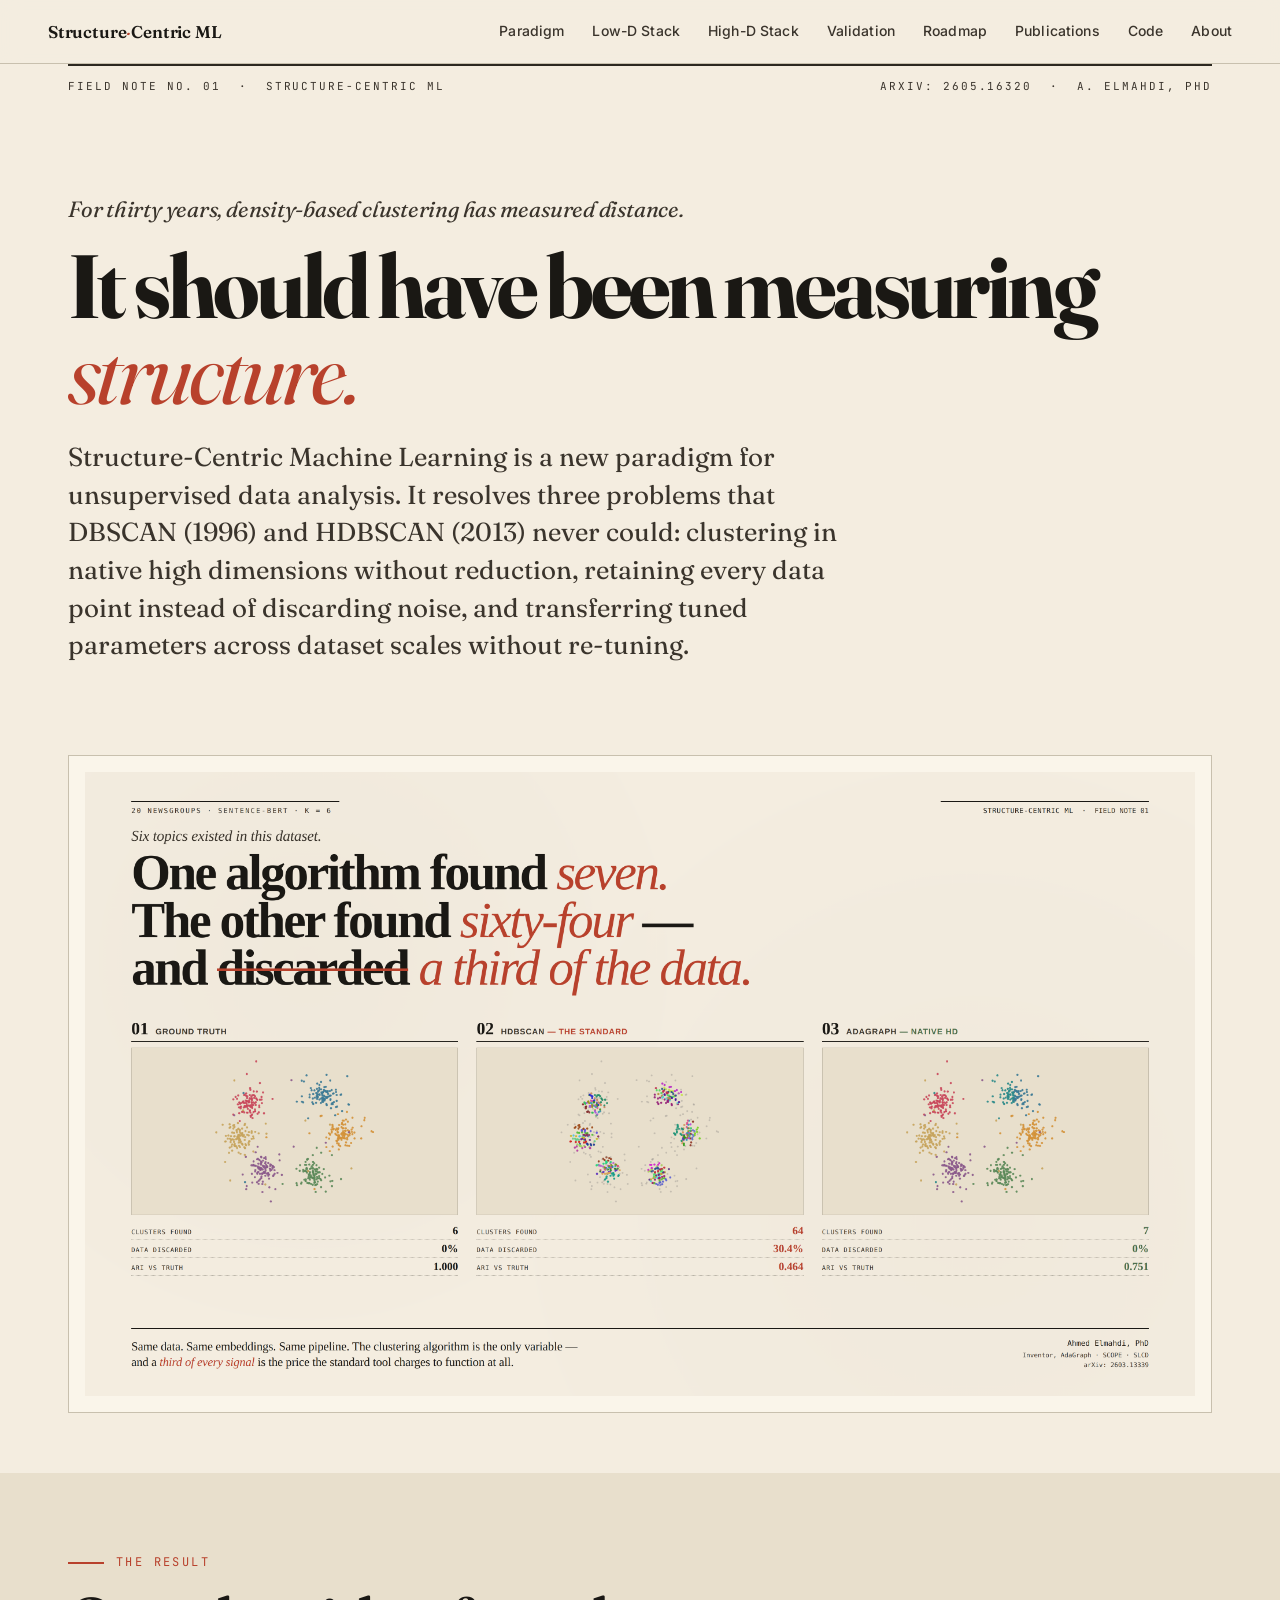
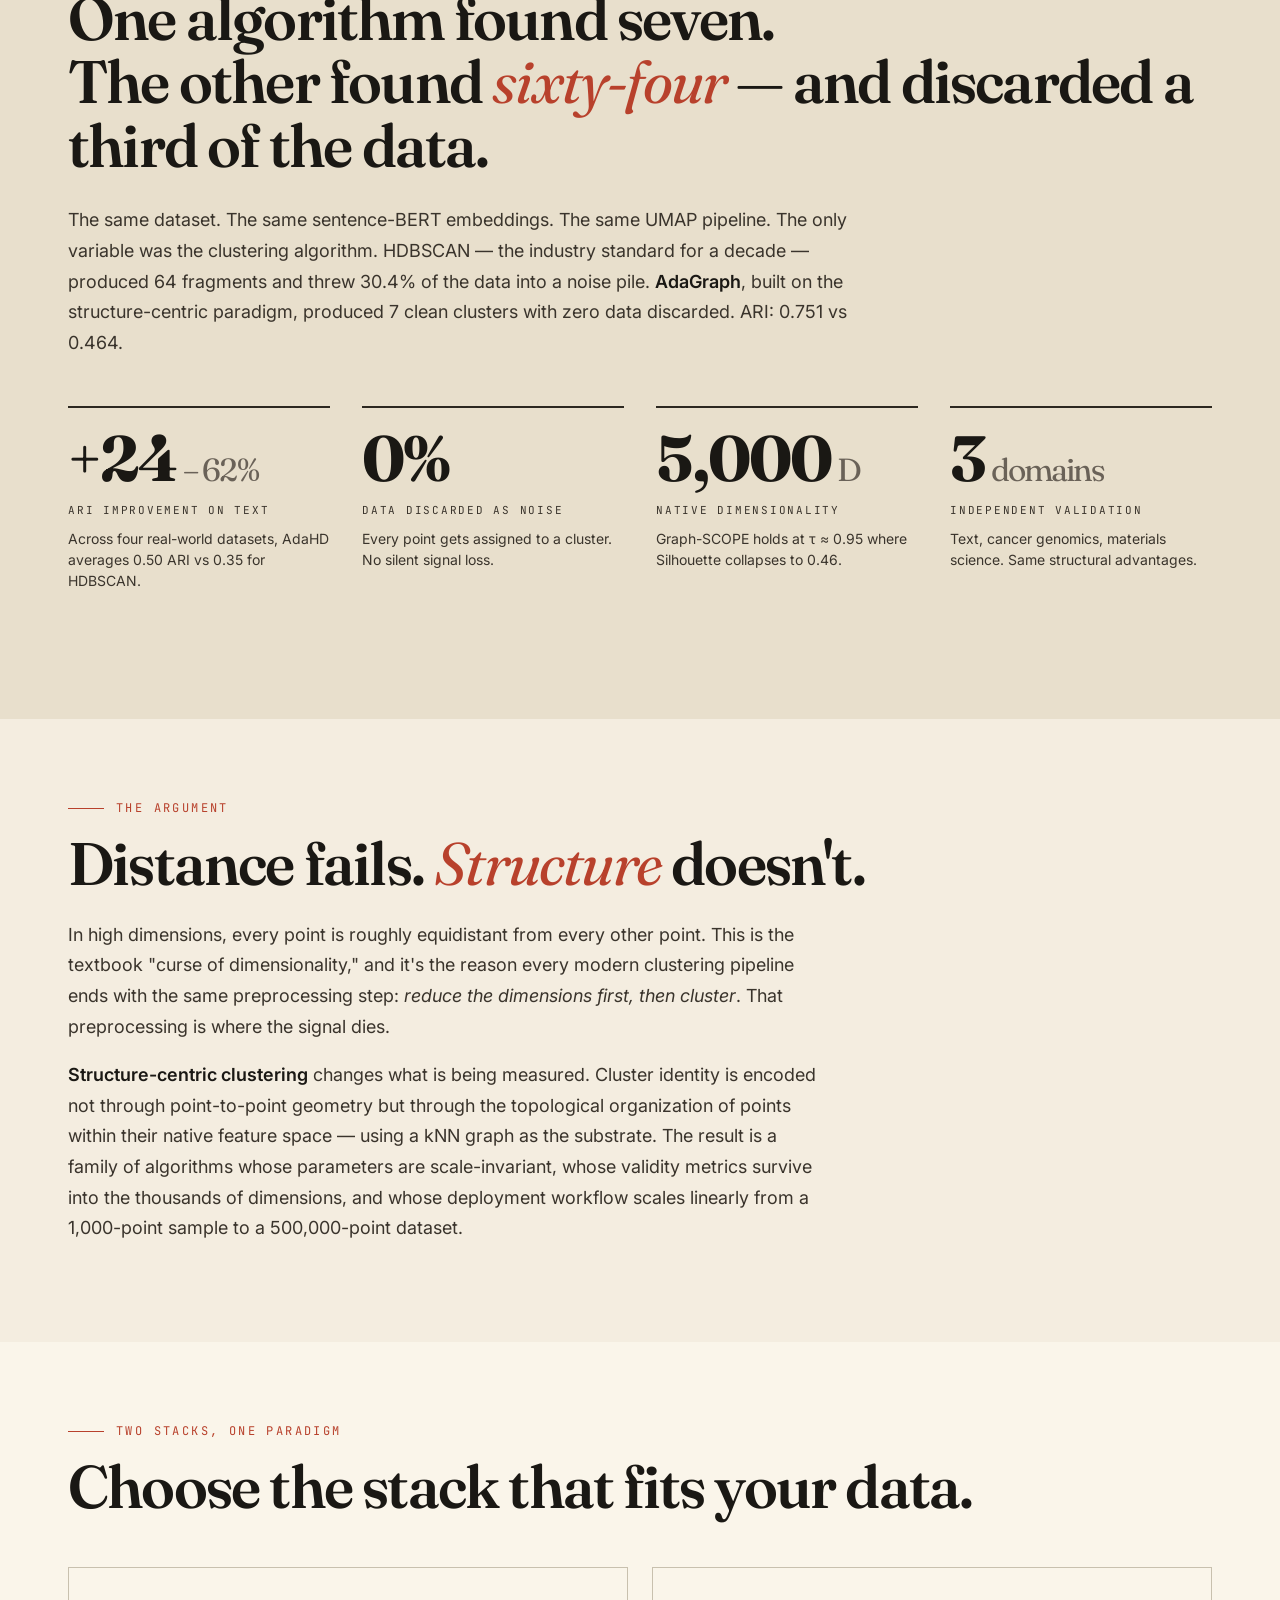
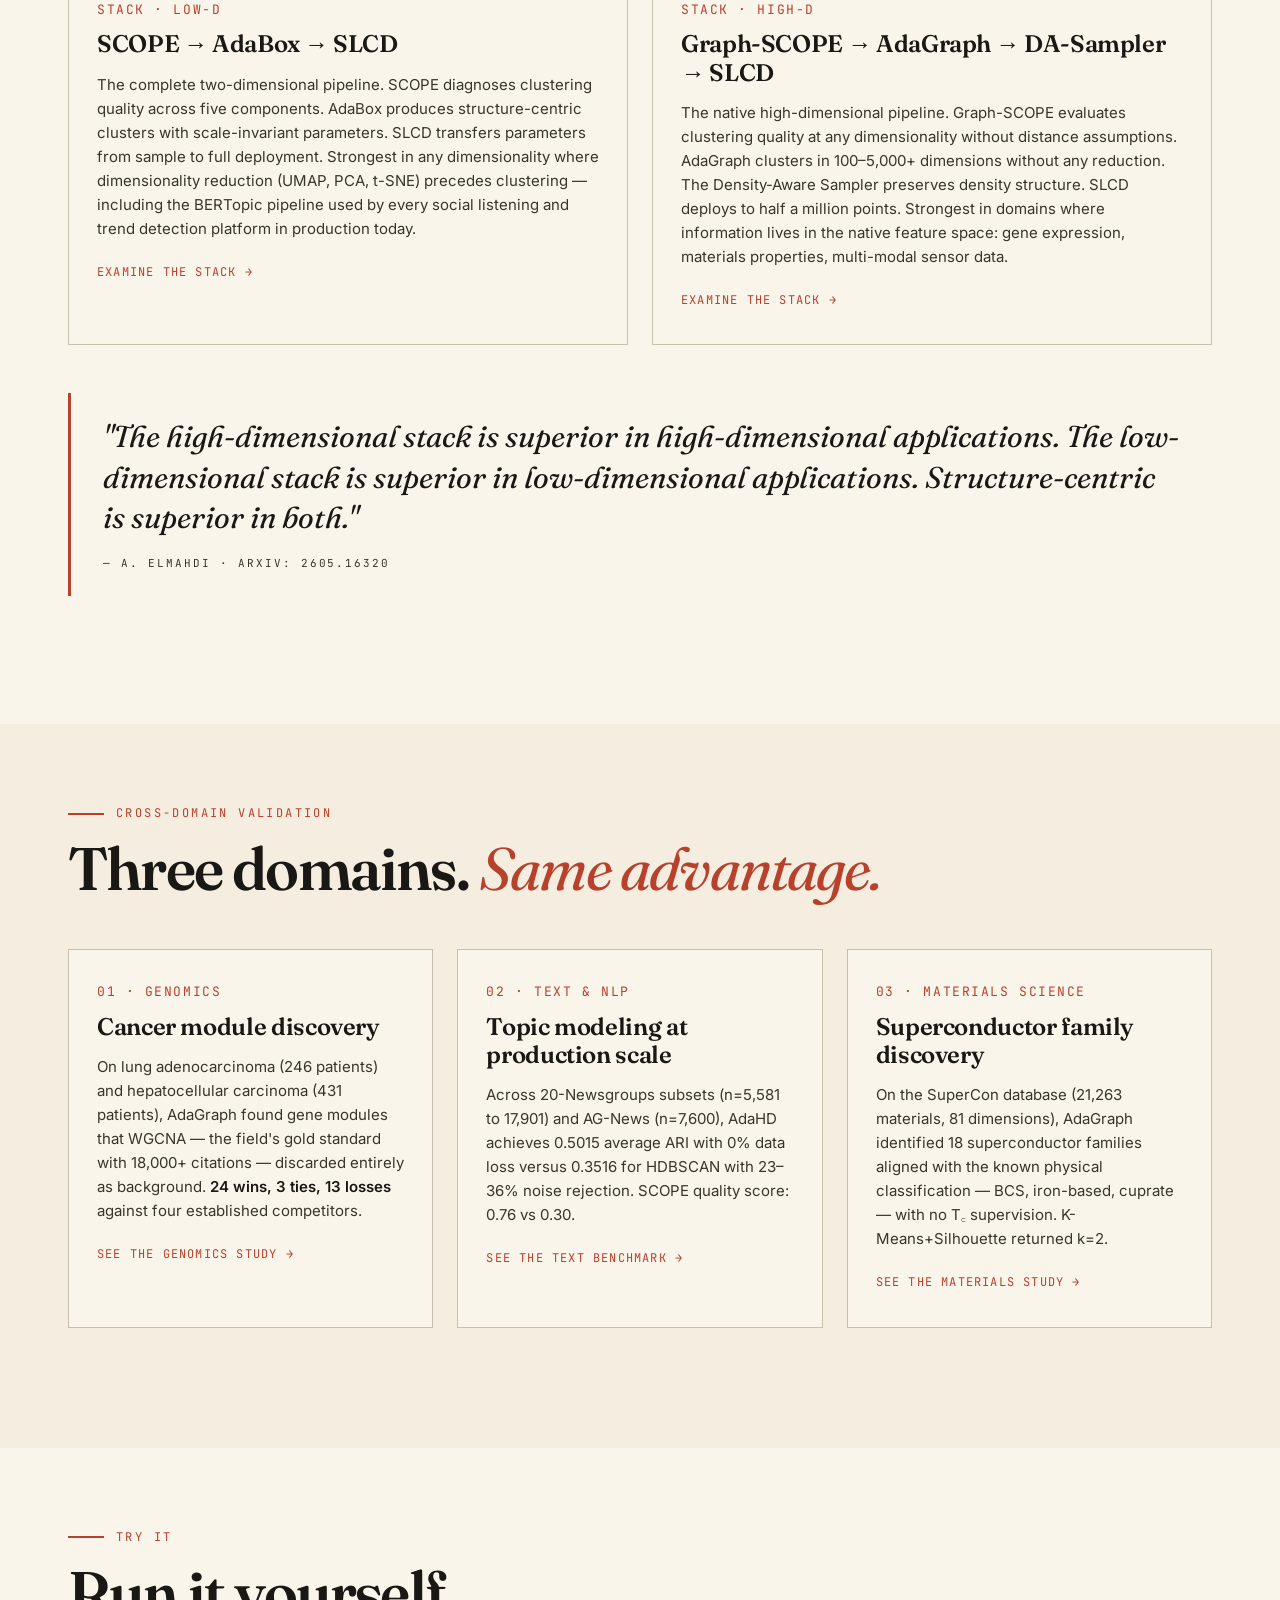
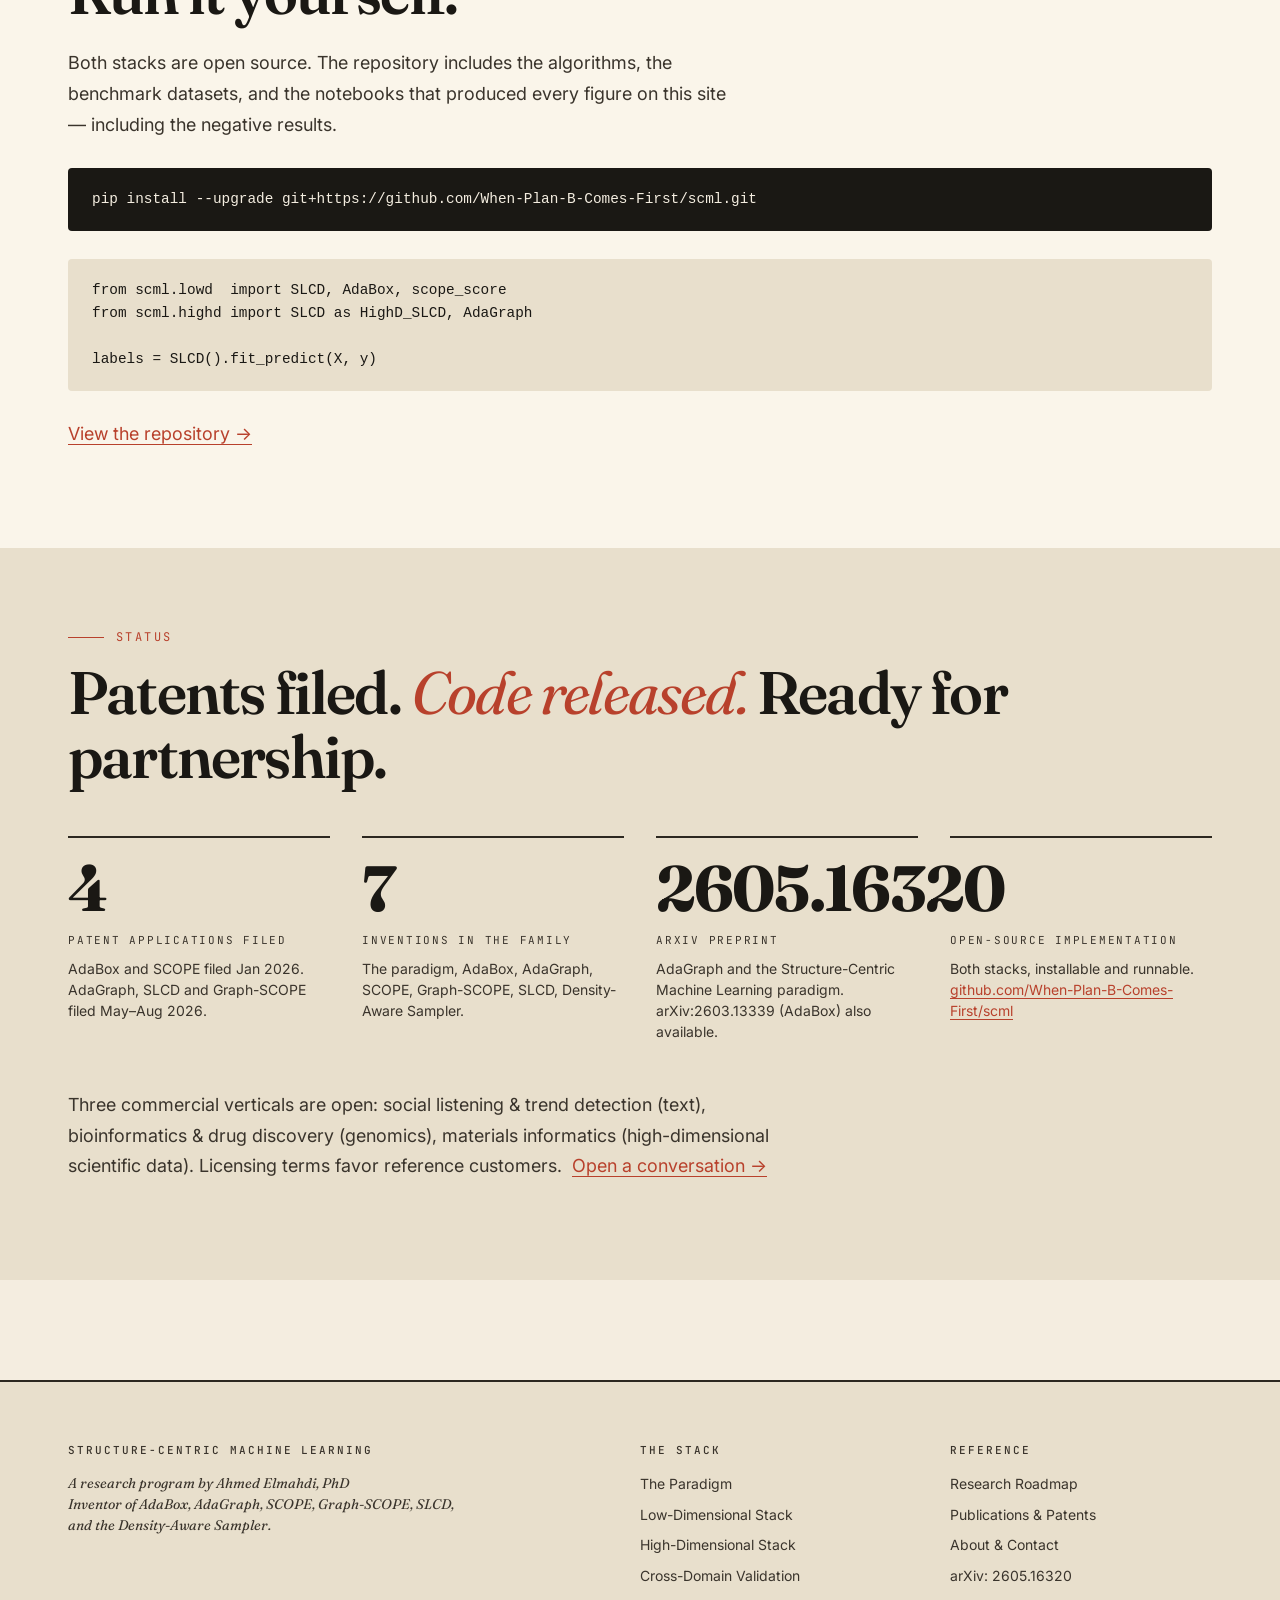
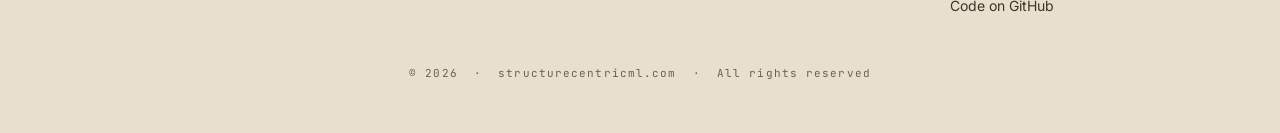
<file: index.html>
<!DOCTYPE html>
<html lang="en">
<head>
<meta charset="utf-8"/>
<meta name="viewport" content="width=device-width, initial-scale=1"/>
<title>A new paradigm for native-dimensional clustering — Structure-Centric ML</title>
<meta name="description" content="Structure-Centric Machine Learning: a new paradigm for native-dimensional clustering. AdaBox, AdaGraph, SCOPE, Graph-SCOPE, SLCD."/>
<link rel="preconnect" href="https://fonts.googleapis.com">
<link rel="preconnect" href="https://fonts.gstatic.com" crossorigin>
<link href="https://fonts.googleapis.com/css2?family=Fraunces:ital,opsz,wght@0,9..144,300;0,9..144,400;0,9..144,500;0,9..144,600;0,9..144,700;0,9..144,800;1,9..144,300;1,9..144,400;1,9..144,500;1,9..144,600&family=Inter:wght@300;400;500;600;700&family=JetBrains+Mono:wght@400;500&display=swap" rel="stylesheet">
<link rel="icon" type="image/svg+xml" href="favicon.svg"/>
<link rel="stylesheet" href="style.css"/>
</head>
<body>
<header class="topnav">
  <div class="topnav-inner">
    <a href="index.html" class="brand">Structure<span class="accent">·</span>Centric ML</a>
    <nav>
      <a href="paradigm.html"   >Paradigm</a>
      <a href="low-d.html"      >Low-D Stack</a>
      <a href="high-d.html"     >High-D Stack</a>
      <a href="validation.html" >Validation</a>
      <a href="roadmap.html"    >Roadmap</a>
      <a href="publications.html" >Publications</a>
      <a href="https://github.com/When-Plan-B-Comes-First/scml" >Code</a>
      <a href="about.html"      >About</a>
    </nav>
  </div>
</header>

<div class="container">
  <div class="issue-plate">
    <div>Field Note No. 01 &nbsp;·&nbsp; Structure-Centric ML</div>
    <div class="right">arXiv: 2605.16320 &nbsp;·&nbsp; A. Elmahdi, PhD</div>
  </div>

  <div class="page-hero">
    <div class="kicker">For thirty years, density-based clustering has measured distance.</div>
    <h1>It should have been measuring <span class="em">structure.</span></h1>
    <p class="lede">
      Structure-Centric Machine Learning is a new paradigm for unsupervised data analysis. It resolves three
      problems that DBSCAN (1996) and HDBSCAN (2013) never could: clustering in native high dimensions without
      reduction, retaining every data point instead of discarding noise, and transferring tuned parameters across
      dataset scales without re-tuning.
    </p>
  </div>

  <figure class="full-bleed">
    <img src="assets/curated/hero_takeaway.png" alt="Side-by-side comparison: HDBSCAN finds 64 clusters and discards 30% of data; AdaGraph finds 7 clusters with zero data loss"/>
  </figure>
</div>

<section class="section" style="background: var(--paper-deep);">
  <div class="container">
    <div class="section-tag">The Result</div>
    <h2>One algorithm found seven.<br/>The other found <span class="em">sixty-four</span> &mdash; and discarded a third of the data.</h2>
    <p style="max-width: 820px; margin-top: 28px;">
      The same dataset. The same sentence-BERT embeddings. The same UMAP pipeline. The only variable was the
      clustering algorithm. HDBSCAN &mdash; the industry standard for a decade &mdash; produced 64 fragments and threw
      30.4% of the data into a noise pile. <strong>AdaGraph</strong>, built on the structure-centric paradigm,
      produced 7 clean clusters with zero data discarded. ARI: 0.751 vs 0.464.
    </p>
    <div class="stat-grid">
      <div class="stat">
        <div class="num">+24<span class="unit">– 62%</span></div>
        <div class="label">ARI improvement on text</div>
        <div class="desc">Across four real-world datasets, AdaHD averages 0.50 ARI vs 0.35 for HDBSCAN.</div>
      </div>
      <div class="stat">
        <div class="num">0%</div>
        <div class="label">Data discarded as noise</div>
        <div class="desc">Every point gets assigned to a cluster. No silent signal loss.</div>
      </div>
      <div class="stat">
        <div class="num">5,000<span class="unit">D</span></div>
        <div class="label">Native dimensionality</div>
        <div class="desc">Graph-SCOPE holds at τ ≈ 0.95 where Silhouette collapses to 0.46.</div>
      </div>
      <div class="stat">
        <div class="num">3<span class="unit">domains</span></div>
        <div class="label">Independent validation</div>
        <div class="desc">Text, cancer genomics, materials science. Same structural advantages.</div>
      </div>
    </div>
  </div>
</section>

<section class="section">
  <div class="container">
    <div class="section-tag">The Argument</div>
    <h2>Distance fails. <span class="em">Structure</span> doesn't.</h2>
    <p>
      In high dimensions, every point is roughly equidistant from every other point. This is the textbook
      "curse of dimensionality," and it's the reason every modern clustering pipeline ends with the same
      preprocessing step: <em>reduce the dimensions first, then cluster</em>. That preprocessing is where the signal dies.
    </p>
    <p>
      <strong>Structure-centric clustering</strong> changes what is being measured. Cluster identity is encoded
      not through point-to-point geometry but through the topological organization of points within their native
      feature space &mdash; using a kNN graph as the substrate. The result is a family of algorithms whose
      parameters are scale-invariant, whose validity metrics survive into the thousands of dimensions, and
      whose deployment workflow scales linearly from a 1,000-point sample to a 500,000-point dataset.
    </p>
  </div>
</section>

<section class="section" style="background: var(--paper-soft);">
  <div class="container">
    <div class="section-tag">Two Stacks, One Paradigm</div>
    <h2>Choose the stack that fits your data.</h2>
    <div class="card-grid mt-6">
      <div class="card">
        <div class="num">STACK · LOW-D</div>
        <h3>SCOPE → AdaBox → SLCD</h3>
        <p>
          The complete two-dimensional pipeline. SCOPE diagnoses clustering quality across five components.
          AdaBox produces structure-centric clusters with scale-invariant parameters. SLCD transfers parameters
          from sample to full deployment. Strongest in any dimensionality where dimensionality reduction
          (UMAP, PCA, t-SNE) precedes clustering &mdash; including the BERTopic pipeline used by every social listening
          and trend detection platform in production today.
        </p>
        <a href="low-d.html" class="arrow">Examine the stack →</a>
      </div>
      <div class="card">
        <div class="num">STACK · HIGH-D</div>
        <h3>Graph-SCOPE → AdaGraph → DA-Sampler → SLCD</h3>
        <p>
          The native high-dimensional pipeline. Graph-SCOPE evaluates clustering quality at any
          dimensionality without distance assumptions. AdaGraph clusters in 100&ndash;5,000+ dimensions
          without any reduction. The Density-Aware Sampler preserves density structure. SLCD deploys to
          half a million points. Strongest in domains where information lives in the native feature space:
          gene expression, materials properties, multi-modal sensor data.
        </p>
        <a href="high-d.html" class="arrow">Examine the stack →</a>
      </div>
    </div>
    <div class="callout mt-6">
      <div class="pull">The high-dimensional stack is superior in high-dimensional applications. The low-dimensional stack is superior in low-dimensional applications. Structure-centric is superior in both.</div>
      <div class="attribution">— A. Elmahdi · arXiv: 2605.16320</div>
    </div>
  </div>
</section>

<section class="section">
  <div class="container">
    <div class="section-tag">Cross-Domain Validation</div>
    <h2>Three domains. <span class="em">Same advantage.</span></h2>
    <div class="card-grid mt-6">
      <div class="card">
        <div class="num">01 · GENOMICS</div>
        <h3>Cancer module discovery</h3>
        <p>
          On lung adenocarcinoma (246 patients) and hepatocellular carcinoma (431 patients), AdaGraph found gene
          modules that WGCNA &mdash; the field's gold standard with 18,000+ citations &mdash; discarded entirely as
          background. <strong>24 wins, 3 ties, 13 losses</strong> against four established competitors.
        </p>
        <a href="validation.html#genomics" class="arrow">See the genomics study →</a>
      </div>
      <div class="card">
        <div class="num">02 · TEXT &amp; NLP</div>
        <h3>Topic modeling at production scale</h3>
        <p>
          Across 20-Newsgroups subsets (n=5,581 to 17,901) and AG-News (n=7,600), AdaHD achieves 0.5015 average
          ARI with 0% data loss versus 0.3516 for HDBSCAN with 23&ndash;36% noise rejection. SCOPE quality
          score: 0.76 vs 0.30.
        </p>
        <a href="validation.html#text" class="arrow">See the text benchmark →</a>
      </div>
      <div class="card">
        <div class="num">03 · MATERIALS SCIENCE</div>
        <h3>Superconductor family discovery</h3>
        <p>
          On the SuperCon database (21,263 materials, 81 dimensions), AdaGraph identified 18 superconductor families
          aligned with the known physical classification &mdash; BCS, iron-based, cuprate &mdash; with no
          T꜀ supervision. K-Means+Silhouette returned k=2.
        </p>
        <a href="validation.html#materials" class="arrow">See the materials study →</a>
      </div>
    </div>
  </div>
</section>

<section class="section" style="background: var(--paper-soft);">
  <div class="container">
    <div class="section-tag">Try It</div>
    <h2>Run it yourself.</h2>
    <p style="max-width: 60ch;">
      Both stacks are open source. The repository includes the algorithms, the benchmark
      datasets, and the notebooks that produced every figure on this site — including the
      negative results.
    </p>
    <pre style="background: var(--ink); color: var(--paper); padding: 20px 24px;
                border-radius: 4px; overflow-x: auto; margin: 28px 0;
                font-family: ui-monospace, 'SF Mono', Menlo, monospace; font-size: 0.9rem;">
pip install --upgrade git+https://github.com/When-Plan-B-Comes-First/scml.git</pre>
    <pre style="background: var(--paper-deep); color: var(--ink); padding: 20px 24px;
                border-radius: 4px; overflow-x: auto; margin: 0 0 28px;
                font-family: ui-monospace, 'SF Mono', Menlo, monospace; font-size: 0.9rem;">
from scml.lowd  import SLCD, AdaBox, scope_score
from scml.highd import SLCD as HighD_SLCD, AdaGraph

labels = SLCD().fit_predict(X, y)</pre>
    <p><a href="https://github.com/When-Plan-B-Comes-First/scml">View the repository →</a></p>
  </div>
</section>

<section class="section" style="background: var(--paper-deep);">
  <div class="container">
    <div class="section-tag">Status</div>
    <h2>Patents filed. <span class="em">Code released.</span> Ready for partnership.</h2>
    <div class="stat-grid">
      <div class="stat">
        <div class="num">4</div>
        <div class="label">Patent applications filed</div>
        <div class="desc">AdaBox and SCOPE filed Jan 2026. AdaGraph, SLCD and Graph-SCOPE filed May–Aug 2026.</div>
      </div>
      <div class="stat">
        <div class="num">7</div>
        <div class="label">Inventions in the family</div>
        <div class="desc">The paradigm, AdaBox, AdaGraph, SCOPE, Graph-SCOPE, SLCD, Density-Aware Sampler.</div>
      </div>
      <div class="stat">
        <div class="num">2605.16320</div>
        <div class="label">arXiv preprint</div>
        <div class="desc">AdaGraph and the Structure-Centric Machine Learning paradigm. arXiv:2603.13339 (AdaBox) also available.</div>
      </div>
      <div class="stat">
        <div class="num">&nbsp;</div>
        <div class="label">Open-source implementation</div>
        <div class="desc">Both stacks, installable and runnable. <a href="https://github.com/When-Plan-B-Comes-First/scml">github.com/When-Plan-B-Comes-First/scml</a></div>
      </div>
    </div>
    <p class="mt-6">
      Three commercial verticals are open: social listening &amp; trend detection (text), bioinformatics &amp; drug
      discovery (genomics), materials informatics (high-dimensional scientific data). Licensing terms favor
      reference customers.
      &nbsp;<a href="about.html">Open a conversation →</a>
    </p>
  </div>
</section>

<footer class="site-footer">
  <div class="footer-inner">
    <div>
      <h4>Structure-Centric Machine Learning</h4>
      <p class="credit">A research program by Ahmed Elmahdi, PhD<br/>
      Inventor of AdaBox, AdaGraph, SCOPE, Graph-SCOPE, SLCD,<br/>
      and the Density-Aware Sampler.</p>
    </div>
    <div>
      <h4>The Stack</h4>
      <ul>
        <li><a href="paradigm.html">The Paradigm</a></li>
        <li><a href="low-d.html">Low-Dimensional Stack</a></li>
        <li><a href="high-d.html">High-Dimensional Stack</a></li>
        <li><a href="validation.html">Cross-Domain Validation</a></li>
      </ul>
    </div>
    <div>
      <h4>Reference</h4>
      <ul>
        <li><a href="roadmap.html">Research Roadmap</a></li>
        <li><a href="publications.html">Publications &amp; Patents</a></li>
        <li><a href="about.html">About &amp; Contact</a></li>
        <li><a href="https://arxiv.org/abs/2605.16320">arXiv: 2605.16320</a></li>
        <li><a href="https://github.com/When-Plan-B-Comes-First/scml">Code on GitHub</a></li>
      </ul>
    </div>
  </div>
  <div class="colophon">© 2026 &nbsp;·&nbsp; structurecentricml.com &nbsp;·&nbsp; All rights reserved</div>
</footer>
</body></html>
</file>
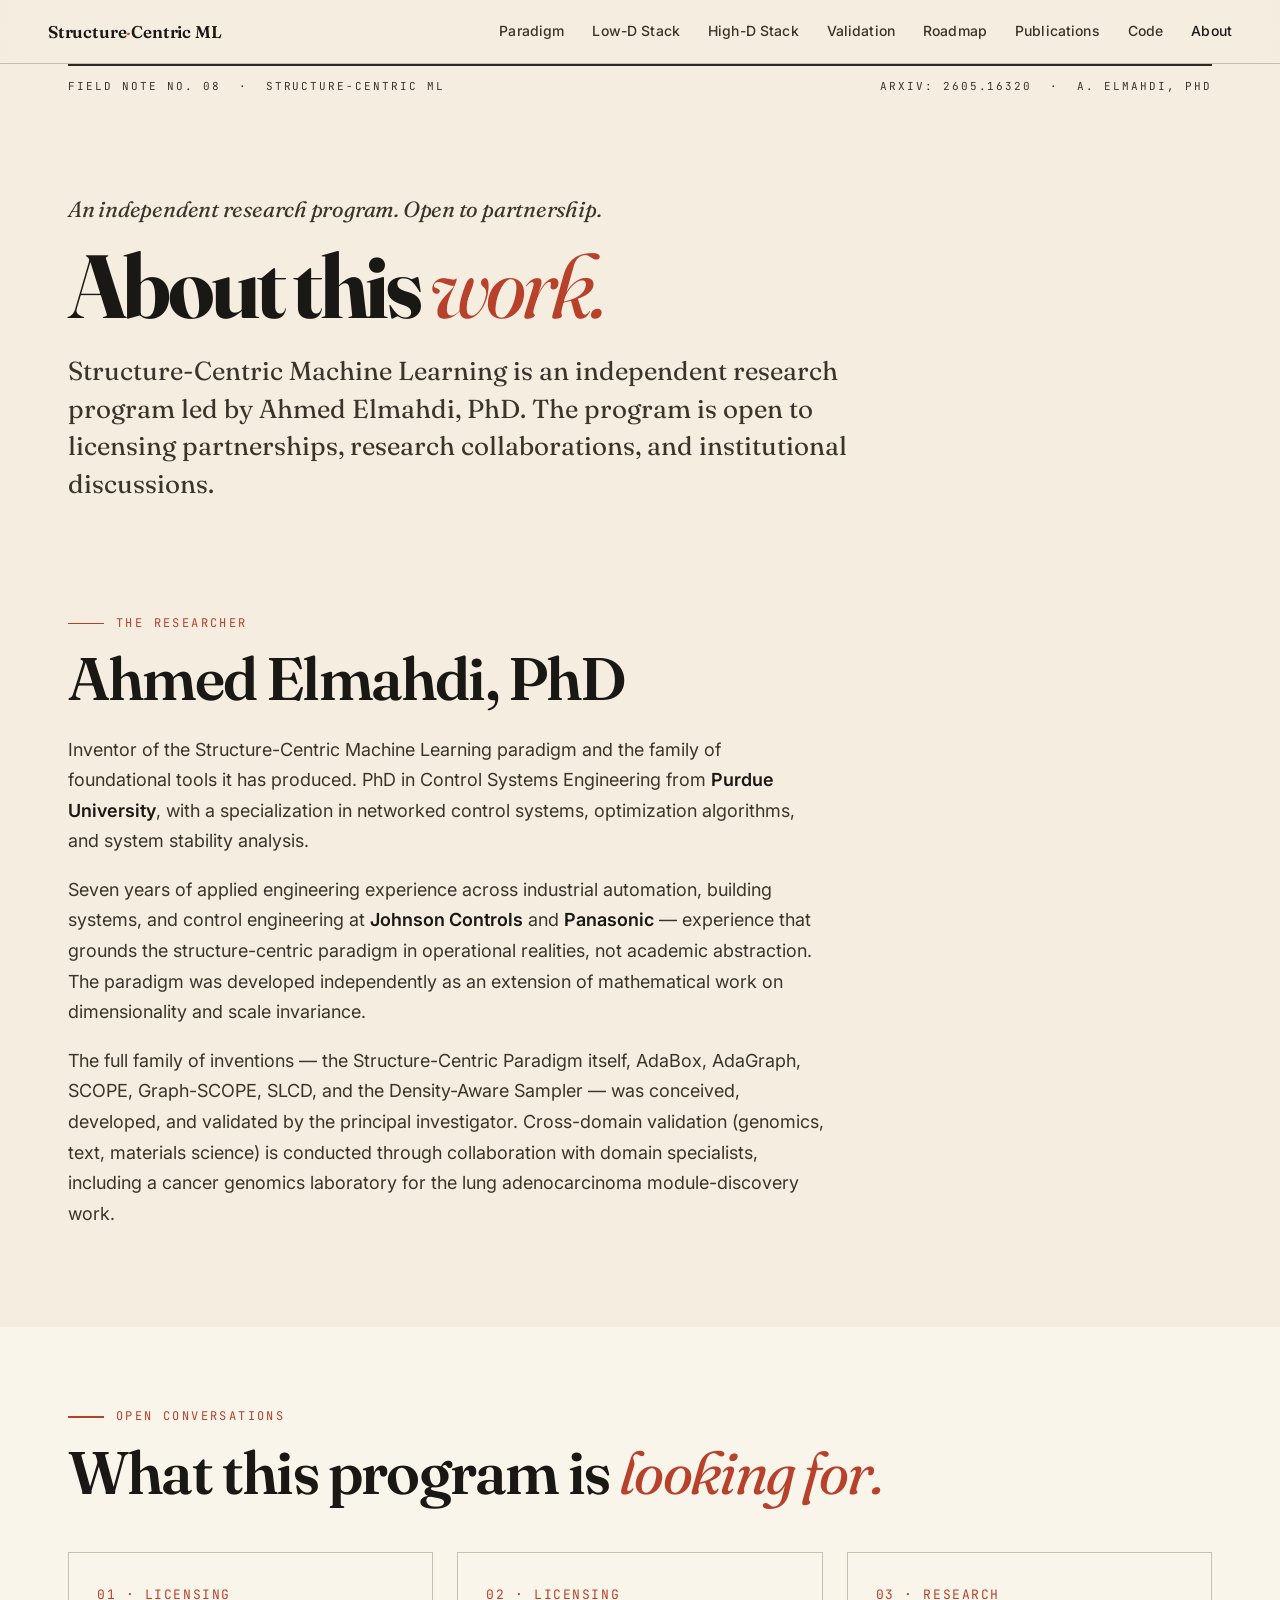
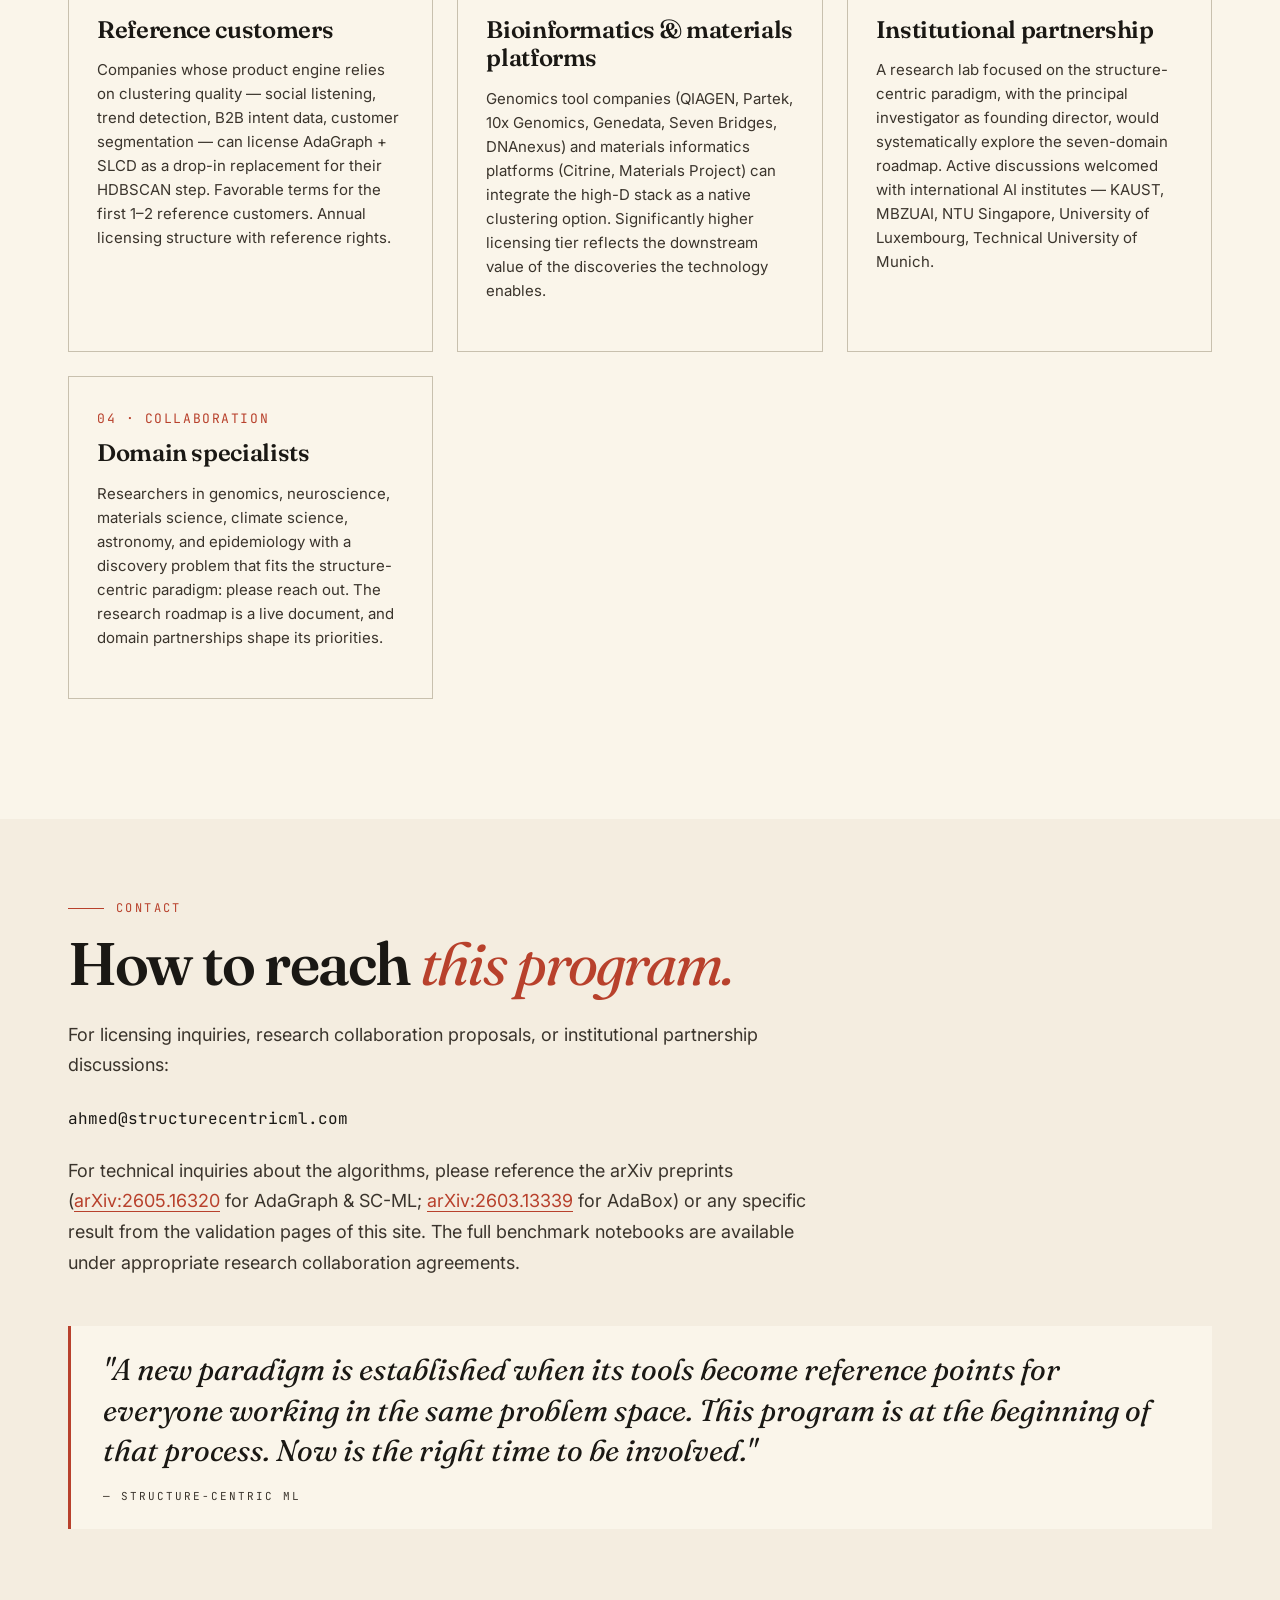
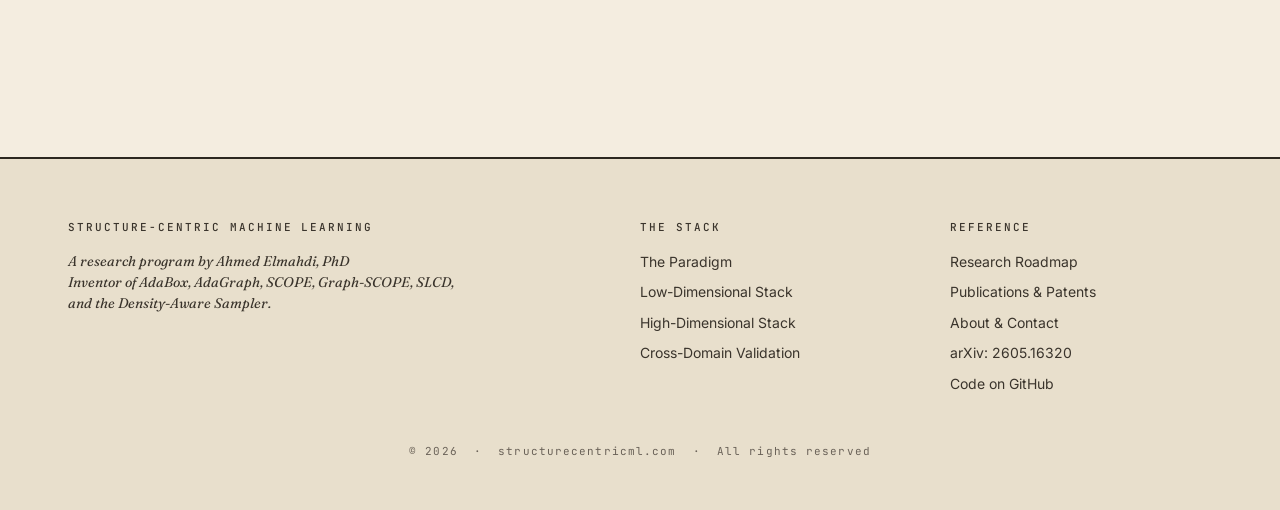
<file: about.html>
<!DOCTYPE html>
<html lang="en">
<head>
<meta charset="utf-8"/>
<meta name="viewport" content="width=device-width, initial-scale=1"/>
<title>About & Contact — Structure-Centric ML</title>
<meta name="description" content="Structure-Centric Machine Learning: a new paradigm for native-dimensional clustering. AdaBox, AdaGraph, SCOPE, Graph-SCOPE, SLCD."/>
<link rel="preconnect" href="https://fonts.googleapis.com">
<link rel="preconnect" href="https://fonts.gstatic.com" crossorigin>
<link href="https://fonts.googleapis.com/css2?family=Fraunces:ital,opsz,wght@0,9..144,300;0,9..144,400;0,9..144,500;0,9..144,600;0,9..144,700;0,9..144,800;1,9..144,300;1,9..144,400;1,9..144,500;1,9..144,600&family=Inter:wght@300;400;500;600;700&family=JetBrains+Mono:wght@400;500&display=swap" rel="stylesheet">
<link rel="icon" type="image/svg+xml" href="favicon.svg"/>
<link rel="stylesheet" href="style.css"/>
</head>
<body>
<header class="topnav">
  <div class="topnav-inner">
    <a href="index.html" class="brand">Structure<span class="accent">·</span>Centric ML</a>
    <nav>
      <a href="paradigm.html"   >Paradigm</a>
      <a href="low-d.html"      >Low-D Stack</a>
      <a href="high-d.html"     >High-D Stack</a>
      <a href="validation.html" >Validation</a>
      <a href="roadmap.html"    >Roadmap</a>
      <a href="publications.html" >Publications</a>
      <a href="https://github.com/When-Plan-B-Comes-First/scml" >Code</a>
      <a href="about.html"      class="current">About</a>
    </nav>
  </div>
</header>

<div class="container">
  <div class="issue-plate">
    <div>Field Note No. 08 &nbsp;·&nbsp; Structure-Centric ML</div>
    <div class="right">arXiv: 2605.16320 &nbsp;·&nbsp; A. Elmahdi, PhD</div>
  </div>
  <div class="page-hero">
    <div class="kicker">An independent research program. Open to partnership.</div>
    <h1>About this <span class="em">work.</span></h1>
    <p class="lede">Structure-Centric Machine Learning is an independent research program led by Ahmed Elmahdi, PhD. The program is open to licensing partnerships, research collaborations, and institutional discussions.</p>
  </div>
</div>

<section class="section">
  <div class="container">
    <div class="section-tag">The Researcher</div>
    <h2>Ahmed Elmahdi, PhD</h2>
    <p>
      Inventor of the Structure-Centric Machine Learning paradigm and the family of foundational tools
      it has produced. PhD in Control Systems Engineering from <strong>Purdue University</strong>, with a
      specialization in networked control systems, optimization algorithms, and system stability
      analysis.
    </p>
    <p>
      Seven years of applied engineering experience across industrial automation, building systems, and
      control engineering at <strong>Johnson Controls</strong> and <strong>Panasonic</strong> &mdash; experience that
      grounds the structure-centric paradigm in operational realities, not academic abstraction. The
      paradigm was developed independently as an extension of mathematical work on dimensionality
      and scale invariance.
    </p>
    <p>
      The full family of inventions &mdash; the Structure-Centric Paradigm itself, AdaBox, AdaGraph, SCOPE,
      Graph-SCOPE, SLCD, and the Density-Aware Sampler &mdash; was conceived, developed, and validated by
      the principal investigator. Cross-domain validation (genomics, text, materials science) is conducted
      through collaboration with domain specialists, including a cancer genomics laboratory for the
      lung adenocarcinoma module-discovery work.
    </p>
  </div>
</section>

<section class="section" style="background: var(--paper-soft);">
  <div class="container">
    <div class="section-tag">Open Conversations</div>
    <h2>What this program is <span class="em">looking for.</span></h2>

    <div class="card-grid mt-6">
      <div class="card">
        <div class="num">01 · LICENSING</div>
        <h3>Reference customers</h3>
        <p>
          Companies whose product engine relies on clustering quality &mdash; social listening, trend detection,
          B2B intent data, customer segmentation &mdash; can license AdaGraph + SLCD as a drop-in
          replacement for their HDBSCAN step. Favorable terms for the first 1&ndash;2 reference customers.
          Annual licensing structure with reference rights.
        </p>
      </div>
      <div class="card">
        <div class="num">02 · LICENSING</div>
        <h3>Bioinformatics &amp; materials platforms</h3>
        <p>
          Genomics tool companies (QIAGEN, Partek, 10x Genomics, Genedata, Seven Bridges, DNAnexus)
          and materials informatics platforms (Citrine, Materials Project) can integrate the high-D
          stack as a native clustering option. Significantly higher licensing tier reflects the
          downstream value of the discoveries the technology enables.
        </p>
      </div>
      <div class="card">
        <div class="num">03 · RESEARCH</div>
        <h3>Institutional partnership</h3>
        <p>
          A research lab focused on the structure-centric paradigm, with the principal investigator as
          founding director, would systematically explore the seven-domain roadmap. Active discussions
          welcomed with international AI institutes &mdash; KAUST, MBZUAI, NTU Singapore, University of
          Luxembourg, Technical University of Munich.
        </p>
      </div>
      <div class="card">
        <div class="num">04 · COLLABORATION</div>
        <h3>Domain specialists</h3>
        <p>
          Researchers in genomics, neuroscience, materials science, climate science, astronomy, and
          epidemiology with a discovery problem that fits the structure-centric paradigm: please
          reach out. The research roadmap is a live document, and domain partnerships shape its
          priorities.
        </p>
      </div>
    </div>
  </div>
</section>

<section class="section">
  <div class="container">
    <div class="section-tag">Contact</div>
    <h2>How to reach <span class="em">this program.</span></h2>
    <p>
      For licensing inquiries, research collaboration proposals, or institutional partnership discussions:
    </p>
    <p style="font-family: 'JetBrains Mono', monospace; font-size: 16px; color: var(--ink); margin-top: 24px;">
      ahmed@structurecentricml.com
    </p>
    <p style="margin-top: 24px;">
      For technical inquiries about the algorithms, please reference the arXiv preprints
      (<a href="https://arxiv.org/abs/2605.16320">arXiv:2605.16320</a> for AdaGraph &amp; SC-ML;
      <a href="https://arxiv.org/abs/2603.13339">arXiv:2603.13339</a> for AdaBox) or any specific result from the
      validation pages of this site. The full benchmark notebooks are available under appropriate
      research collaboration agreements.
    </p>
    <div class="callout mt-6">
      <div class="pull">A new paradigm is established when its tools become reference points for everyone working in the same problem space. This program is at the beginning of that process. Now is the right time to be involved.</div>
      <div class="attribution">— Structure-Centric ML</div>
    </div>
  </div>
</section>

<footer class="site-footer">
  <div class="footer-inner">
    <div>
      <h4>Structure-Centric Machine Learning</h4>
      <p class="credit">A research program by Ahmed Elmahdi, PhD<br/>
      Inventor of AdaBox, AdaGraph, SCOPE, Graph-SCOPE, SLCD,<br/>
      and the Density-Aware Sampler.</p>
    </div>
    <div>
      <h4>The Stack</h4>
      <ul>
        <li><a href="paradigm.html">The Paradigm</a></li>
        <li><a href="low-d.html">Low-Dimensional Stack</a></li>
        <li><a href="high-d.html">High-Dimensional Stack</a></li>
        <li><a href="validation.html">Cross-Domain Validation</a></li>
      </ul>
    </div>
    <div>
      <h4>Reference</h4>
      <ul>
        <li><a href="roadmap.html">Research Roadmap</a></li>
        <li><a href="publications.html">Publications &amp; Patents</a></li>
        <li><a href="about.html">About &amp; Contact</a></li>
        <li><a href="https://arxiv.org/abs/2605.16320">arXiv: 2605.16320</a></li>
        <li><a href="https://github.com/When-Plan-B-Comes-First/scml">Code on GitHub</a></li>
      </ul>
    </div>
  </div>
  <div class="colophon">© 2026 &nbsp;·&nbsp; structurecentricml.com &nbsp;·&nbsp; All rights reserved</div>
</footer>
</body></html>
</file>
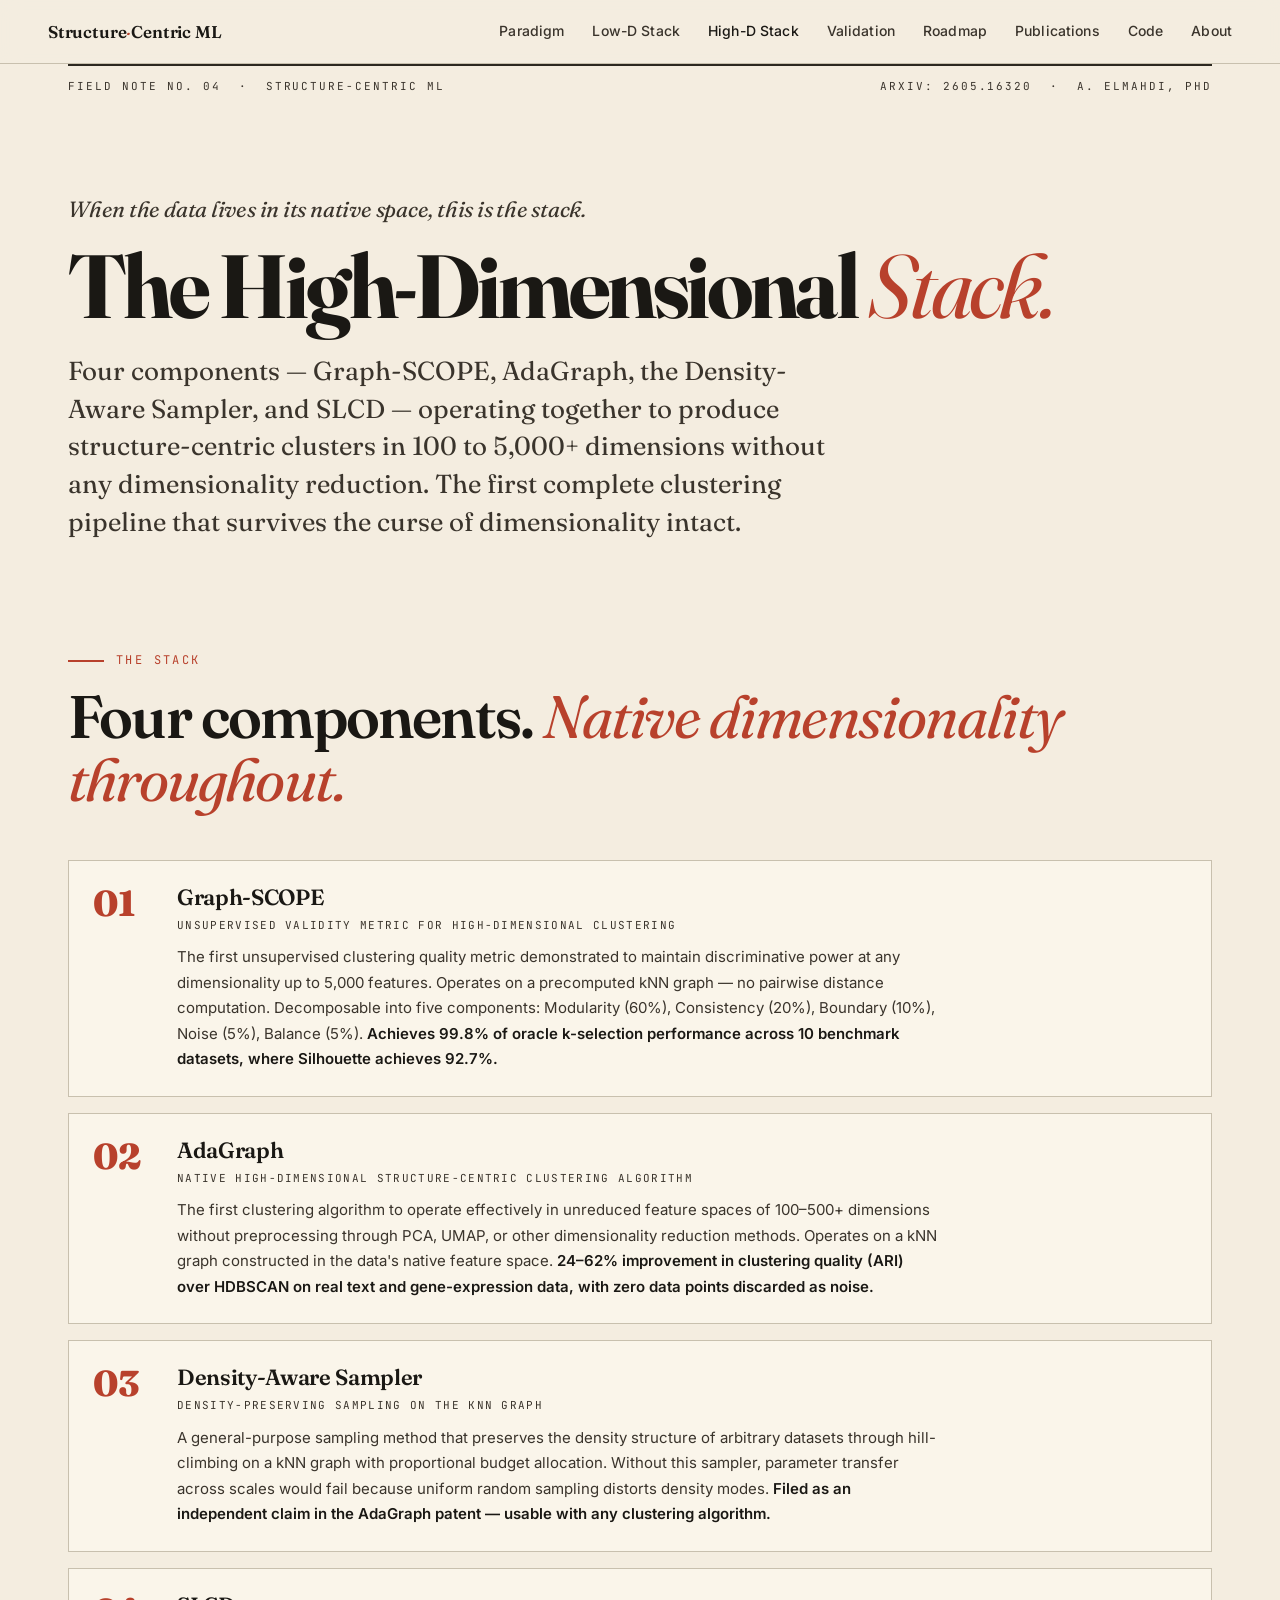
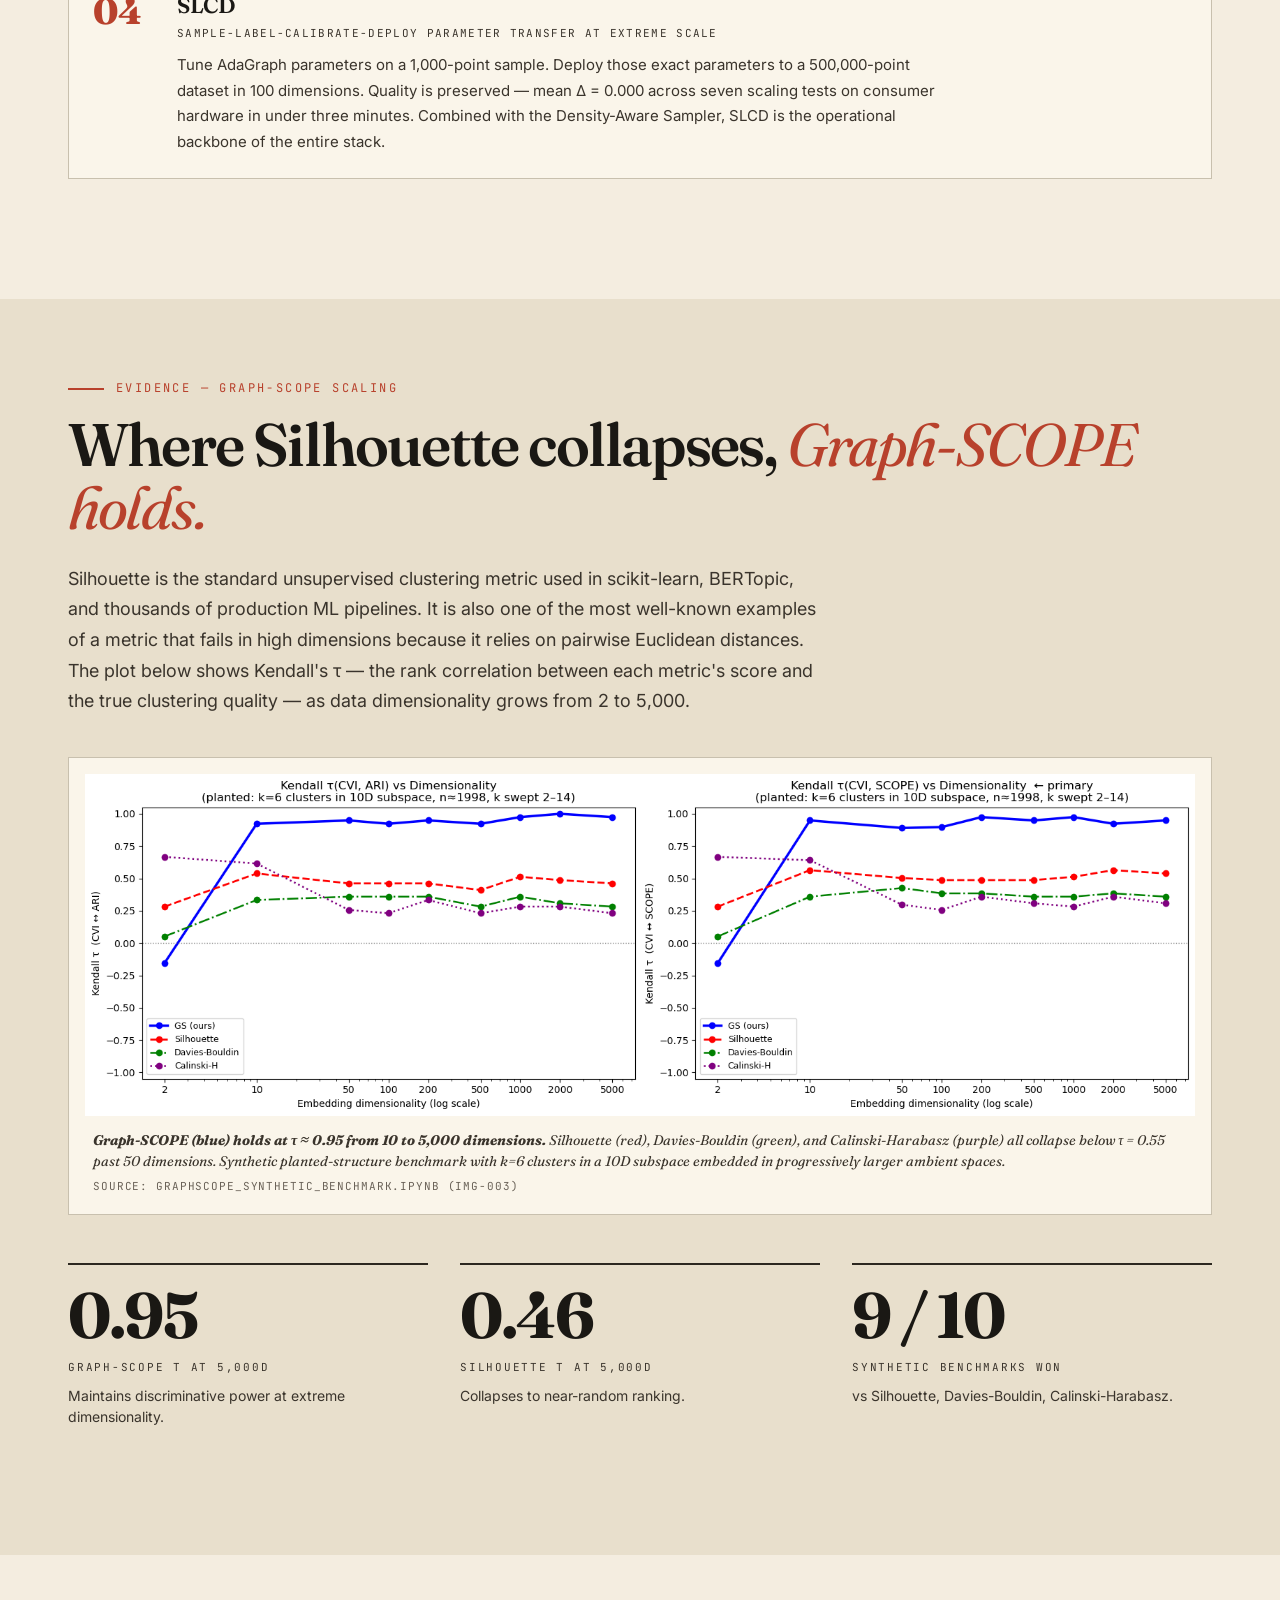
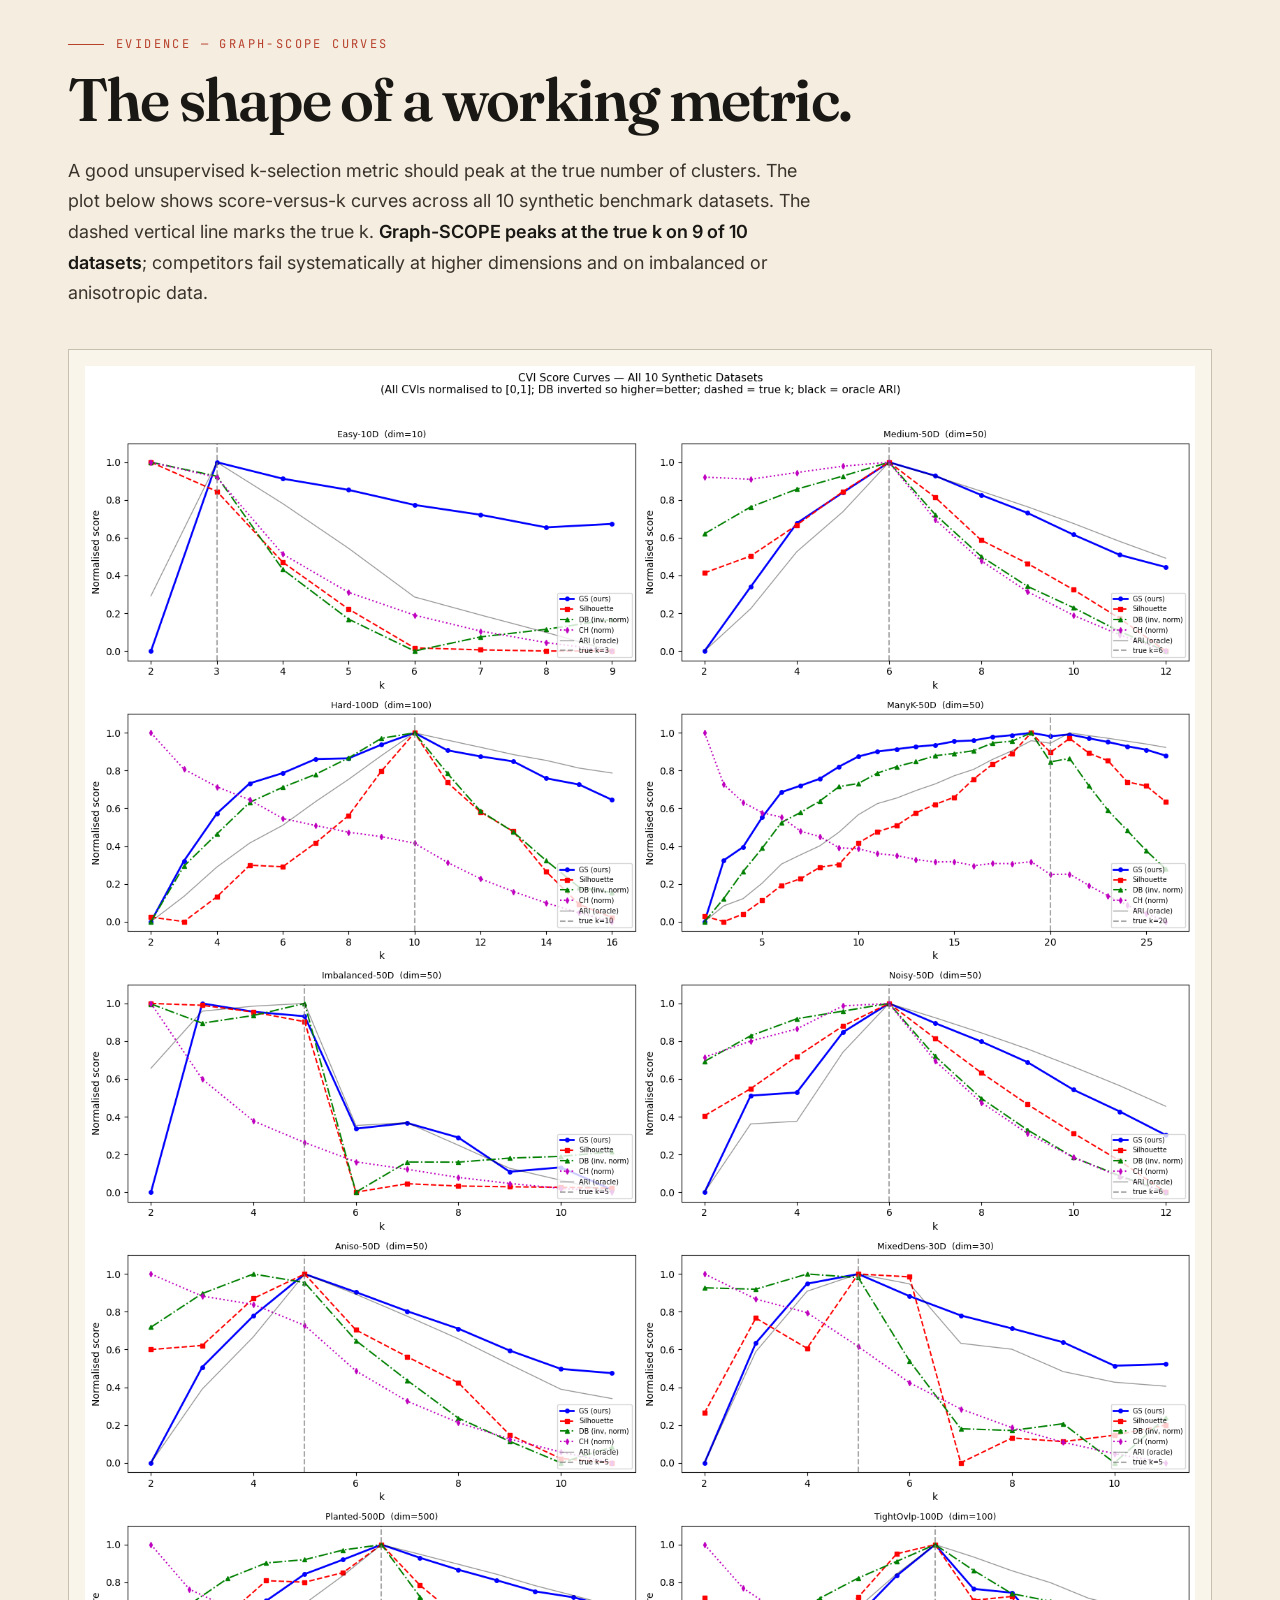
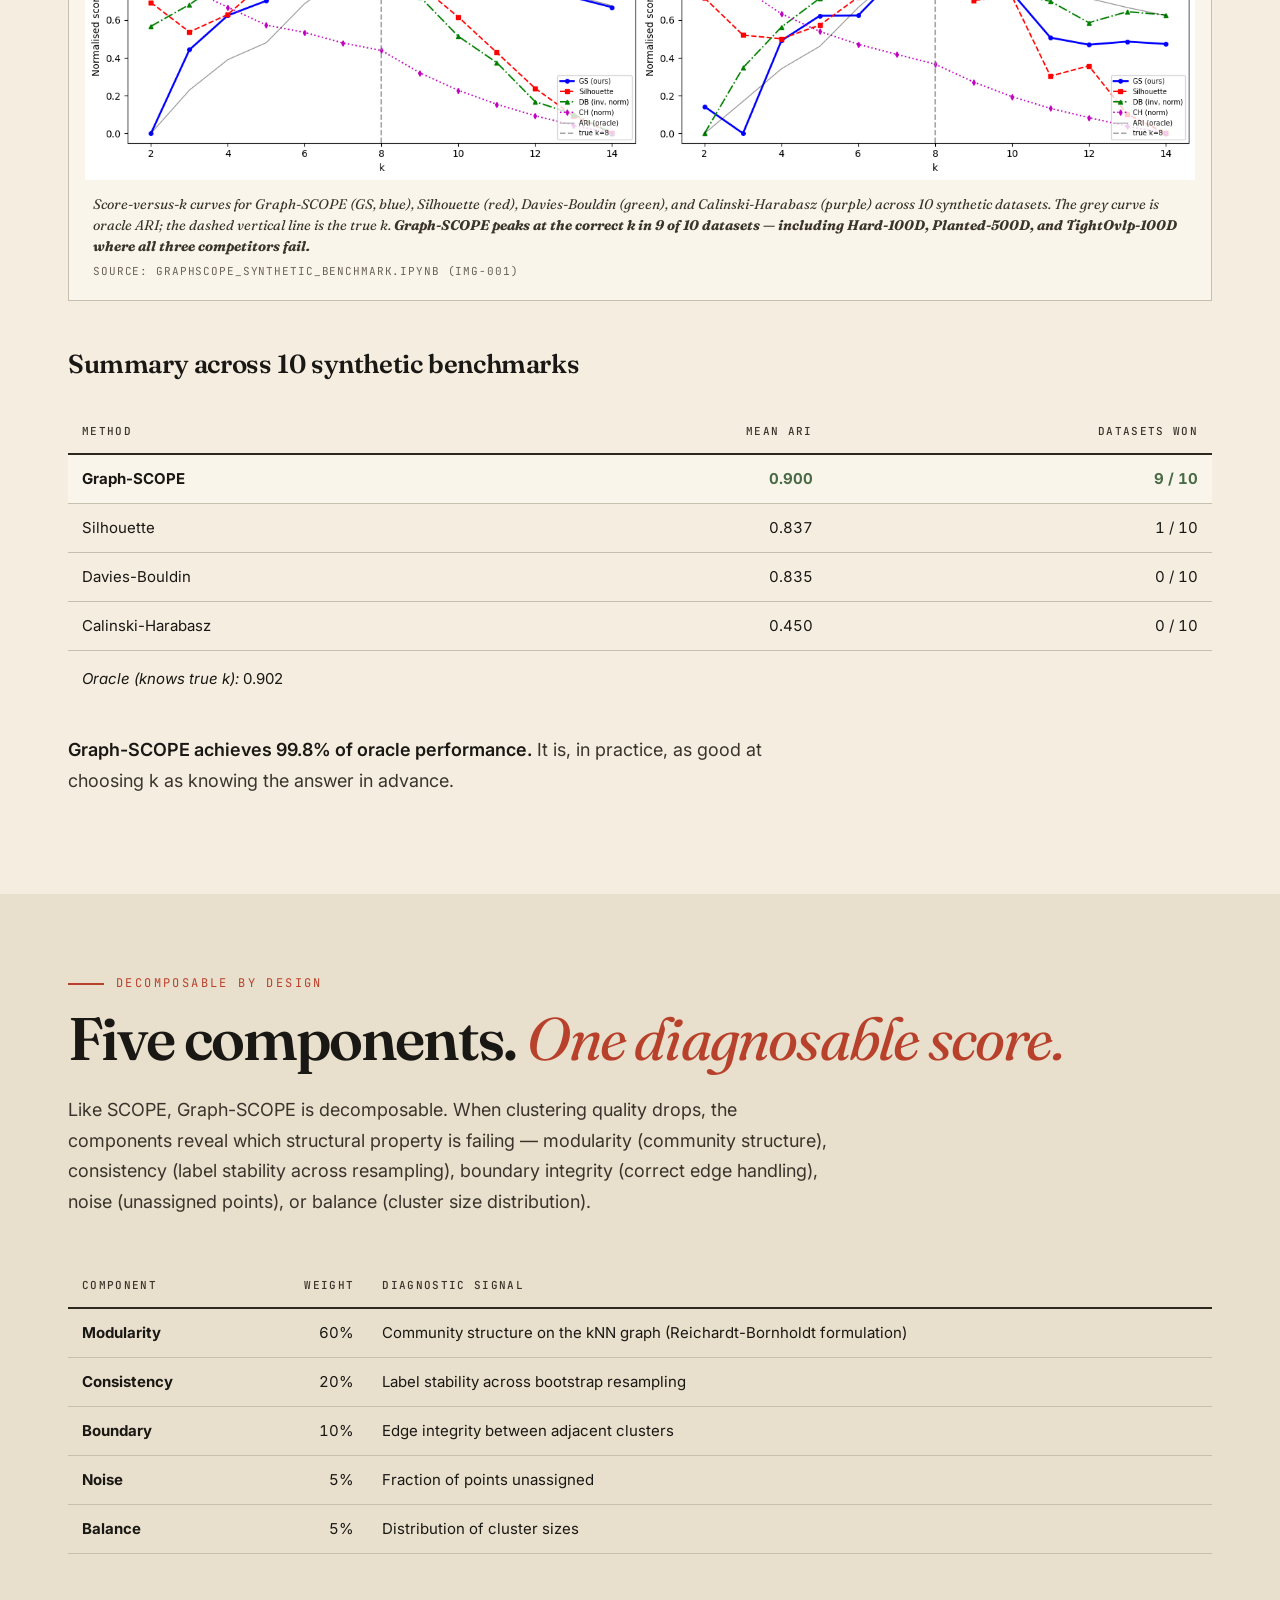
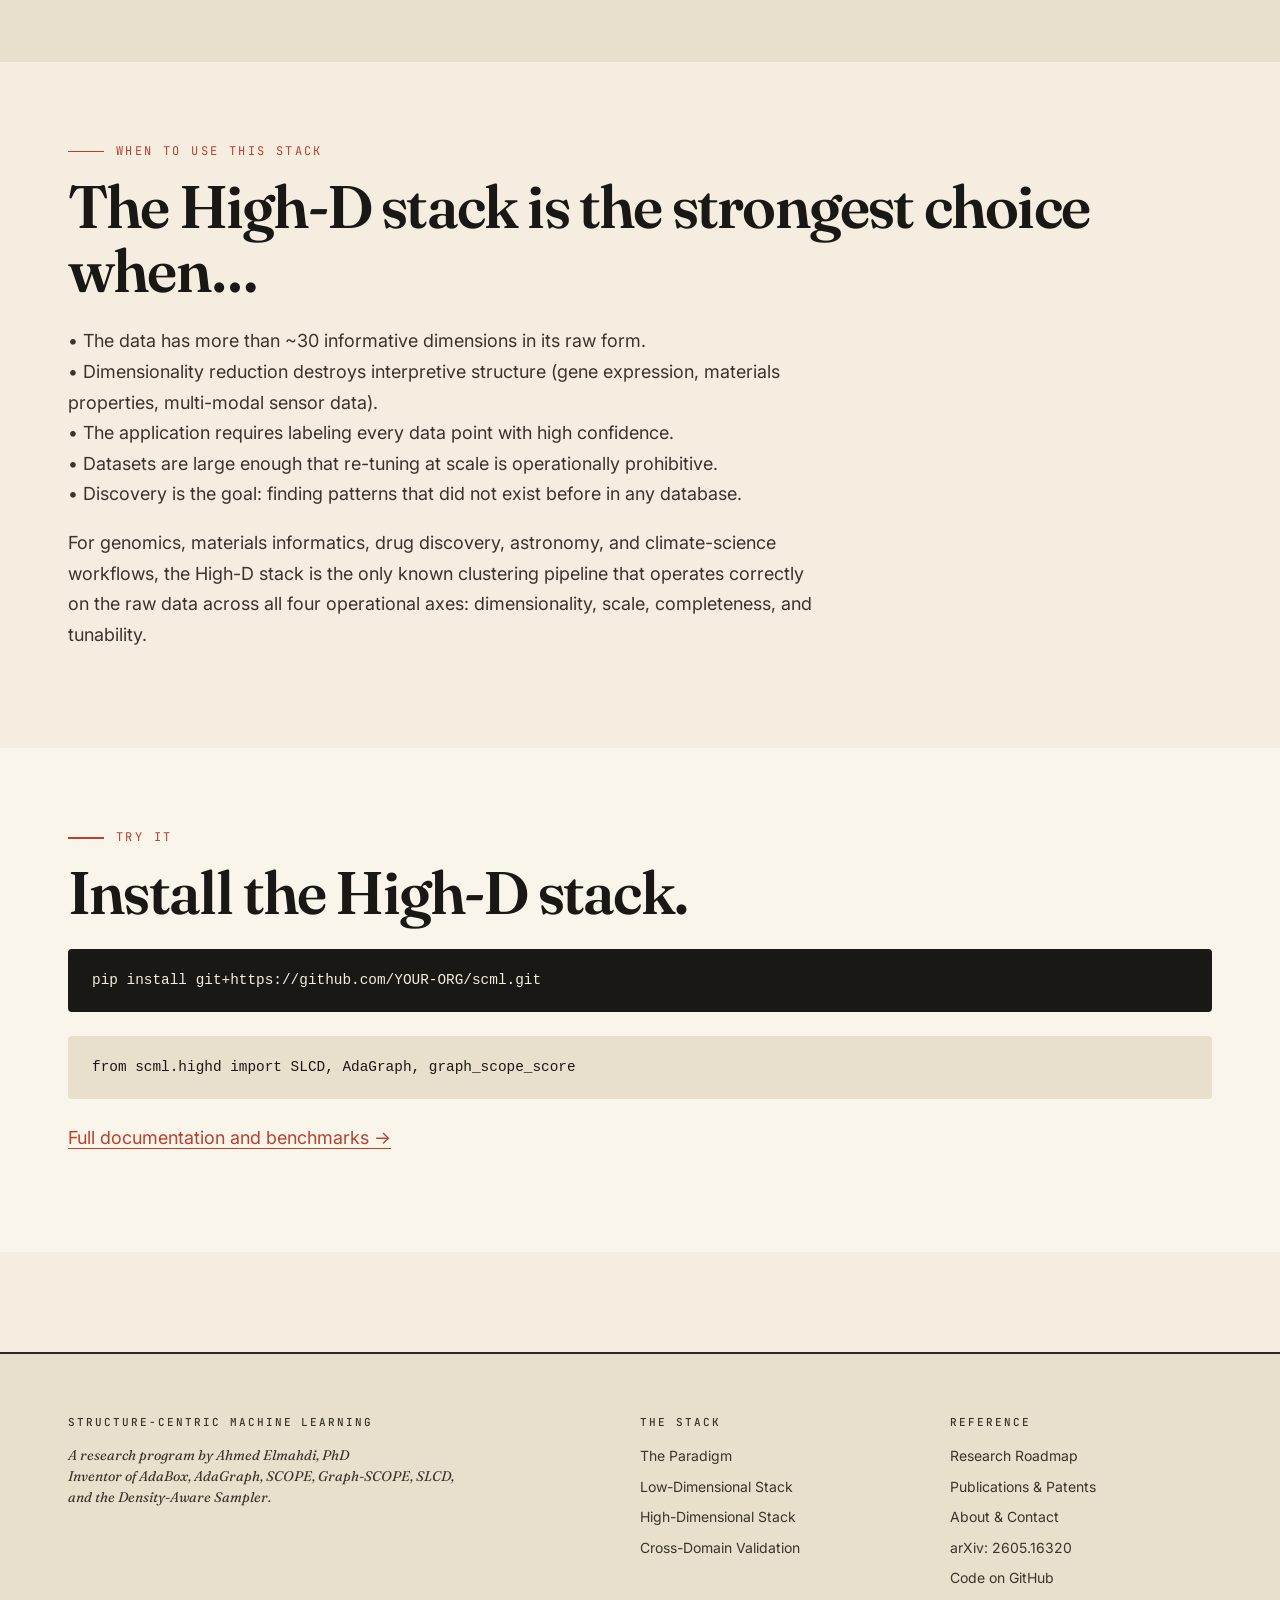
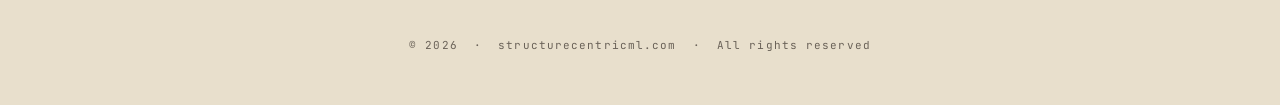
<file: high-d.html>
<!DOCTYPE html>
<html lang="en">
<head>
<meta charset="utf-8"/>
<meta name="viewport" content="width=device-width, initial-scale=1"/>
<title>The High-Dimensional Stack — Structure-Centric ML</title>
<meta name="description" content="Structure-Centric Machine Learning: a new paradigm for native-dimensional clustering. AdaBox, AdaGraph, SCOPE, Graph-SCOPE, SLCD."/>
<link rel="preconnect" href="https://fonts.googleapis.com">
<link rel="preconnect" href="https://fonts.gstatic.com" crossorigin>
<link href="https://fonts.googleapis.com/css2?family=Fraunces:ital,opsz,wght@0,9..144,300;0,9..144,400;0,9..144,500;0,9..144,600;0,9..144,700;0,9..144,800;1,9..144,300;1,9..144,400;1,9..144,500;1,9..144,600&family=Inter:wght@300;400;500;600;700&family=JetBrains+Mono:wght@400;500&display=swap" rel="stylesheet">
<link rel="icon" type="image/svg+xml" href="favicon.svg"/>
<link rel="stylesheet" href="style.css"/>
</head>
<body>
<header class="topnav">
  <div class="topnav-inner">
    <a href="index.html" class="brand">Structure<span class="accent">·</span>Centric ML</a>
    <nav>
      <a href="paradigm.html"   >Paradigm</a>
      <a href="low-d.html"      >Low-D Stack</a>
      <a href="high-d.html"     class="current">High-D Stack</a>
      <a href="validation.html" >Validation</a>
      <a href="roadmap.html"    >Roadmap</a>
      <a href="publications.html" >Publications</a>
      <a href="https://github.com/When-Plan-B-Comes-First/scml" >Code</a>
      <a href="about.html"      >About</a>
    </nav>
  </div>
</header>

<div class="container">
  <div class="issue-plate">
    <div>Field Note No. 04 &nbsp;·&nbsp; Structure-Centric ML</div>
    <div class="right">arXiv: 2605.16320 &nbsp;·&nbsp; A. Elmahdi, PhD</div>
  </div>
  <div class="page-hero">
    <div class="kicker">When the data lives in its native space, this is the stack.</div>
    <h1>The High-Dimensional <span class="em">Stack.</span></h1>
    <p class="lede">Four components — Graph-SCOPE, AdaGraph, the Density-Aware Sampler, and SLCD — operating together to produce structure-centric clusters in 100 to 5,000+ dimensions without any dimensionality reduction. The first complete clustering pipeline that survives the curse of dimensionality intact.</p>
  </div>
</div>

<section class="section">
  <div class="container">
    <div class="section-tag">The Stack</div>
    <h2>Four components. <span class="em">Native dimensionality throughout.</span></h2>

    <div class="stack mt-6">
      <div class="layer">
        <div class="num">01</div>
        <div>
          <h3>Graph-SCOPE</h3>
          <div class="role">Unsupervised validity metric for high-dimensional clustering</div>
          <p>
            The first unsupervised clustering quality metric demonstrated to maintain discriminative
            power at any dimensionality up to 5,000 features. Operates on a precomputed kNN graph &mdash;
            no pairwise distance computation. Decomposable into five components: Modularity (60%),
            Consistency (20%), Boundary (10%), Noise (5%), Balance (5%). <strong>Achieves 99.8% of oracle
            k-selection performance across 10 benchmark datasets, where Silhouette achieves 92.7%.</strong>
          </p>
        </div>
      </div>
      <div class="layer">
        <div class="num">02</div>
        <div>
          <h3>AdaGraph</h3>
          <div class="role">Native high-dimensional structure-centric clustering algorithm</div>
          <p>
            The first clustering algorithm to operate effectively in unreduced feature spaces of
            100&ndash;500+ dimensions without preprocessing through PCA, UMAP, or other dimensionality
            reduction methods. Operates on a kNN graph constructed in the data's native feature space.
            <strong>24&ndash;62% improvement in clustering quality (ARI) over HDBSCAN on real text and gene-expression
            data, with zero data points discarded as noise.</strong>
          </p>
        </div>
      </div>
      <div class="layer">
        <div class="num">03</div>
        <div>
          <h3>Density-Aware Sampler</h3>
          <div class="role">Density-preserving sampling on the kNN graph</div>
          <p>
            A general-purpose sampling method that preserves the density structure of arbitrary datasets
            through hill-climbing on a kNN graph with proportional budget allocation. Without this
            sampler, parameter transfer across scales would fail because uniform random sampling
            distorts density modes. <strong>Filed as an independent claim in the AdaGraph patent &mdash; usable
            with any clustering algorithm.</strong>
          </p>
        </div>
      </div>
      <div class="layer">
        <div class="num">04</div>
        <div>
          <h3>SLCD</h3>
          <div class="role">Sample-Label-Calibrate-Deploy parameter transfer at extreme scale</div>
          <p>
            Tune AdaGraph parameters on a 1,000-point sample. Deploy those exact parameters to a
            500,000-point dataset in 100 dimensions. Quality is preserved &mdash; mean Δ = 0.000 across
            seven scaling tests on consumer hardware in under three minutes. Combined with the
            Density-Aware Sampler, SLCD is the operational backbone of the entire stack.
          </p>
        </div>
      </div>
    </div>
  </div>
</section>

<section class="section" style="background: var(--paper-deep);">
  <div class="container">
    <div class="section-tag">Evidence — Graph-SCOPE Scaling</div>
    <h2>Where Silhouette collapses, <span class="em">Graph-SCOPE holds.</span></h2>
    <p>
      Silhouette is the standard unsupervised clustering metric used in scikit-learn, BERTopic, and
      thousands of production ML pipelines. It is also one of the most well-known examples of a metric
      that fails in high dimensions because it relies on pairwise Euclidean distances. The plot below
      shows Kendall's τ &mdash; the rank correlation between each metric's score and the true clustering
      quality &mdash; as data dimensionality grows from 2 to 5,000.
    </p>

    <figure>
      <img src="assets/curated/graphscope_scaling.png" alt="Kendall tau vs dimensionality for Graph-SCOPE, Silhouette, Davies-Bouldin, and Calinski-Harabasz"/>
      <figcaption>
        <strong>Graph-SCOPE (blue) holds at τ ≈ 0.95 from 10 to 5,000 dimensions.</strong> Silhouette (red),
        Davies-Bouldin (green), and Calinski-Harabasz (purple) all collapse below τ = 0.55 past
        50 dimensions. Synthetic planted-structure benchmark with k=6 clusters in a 10D subspace
        embedded in progressively larger ambient spaces.
        <span class="src">Source: GraphSCOPE_Synthetic_Benchmark.ipynb (img-003)</span>
      </figcaption>
    </figure>

    <div class="stat-grid mt-6">
      <div class="stat">
        <div class="num">0.95</div>
        <div class="label">Graph-SCOPE τ at 5,000D</div>
        <div class="desc">Maintains discriminative power at extreme dimensionality.</div>
      </div>
      <div class="stat">
        <div class="num">0.46</div>
        <div class="label">Silhouette τ at 5,000D</div>
        <div class="desc">Collapses to near-random ranking.</div>
      </div>
      <div class="stat">
        <div class="num">9 / 10</div>
        <div class="label">Synthetic benchmarks won</div>
        <div class="desc">vs Silhouette, Davies-Bouldin, Calinski-Harabasz.</div>
      </div>
    </div>
  </div>
</section>

<section class="section">
  <div class="container">
    <div class="section-tag">Evidence — Graph-SCOPE Curves</div>
    <h2>The shape of a working metric.</h2>
    <p>
      A good unsupervised k-selection metric should peak at the true number of clusters. The plot below
      shows score-versus-k curves across all 10 synthetic benchmark datasets. The dashed vertical line
      marks the true k. <strong>Graph-SCOPE peaks at the true k on 9 of 10 datasets</strong>; competitors fail
      systematically at higher dimensions and on imbalanced or anisotropic data.
    </p>

    <figure>
      <img src="assets/curated/graphscope_curves.png" alt="CVI score curves across 10 synthetic datasets, comparing Graph-SCOPE Silhouette Davies-Bouldin Calinski-Harabasz"/>
      <figcaption>
        Score-versus-k curves for Graph-SCOPE (GS, blue), Silhouette (red), Davies-Bouldin (green),
        and Calinski-Harabasz (purple) across 10 synthetic datasets. The grey curve is oracle ARI;
        the dashed vertical line is the true k. <strong>Graph-SCOPE peaks at the correct k in 9 of 10
        datasets &mdash; including Hard-100D, Planted-500D, and TightOvlp-100D where all three competitors
        fail.</strong>
        <span class="src">Source: GraphSCOPE_Synthetic_Benchmark.ipynb (img-001)</span>
      </figcaption>
    </figure>

    <h3 style="margin-top: 48px; font-size: 26px;">Summary across 10 synthetic benchmarks</h3>
    <table class="mt-4">
      <thead>
        <tr><th>Method</th><th class="num">Mean ARI</th><th class="num">Datasets won</th></tr>
      </thead>
      <tbody>
        <tr class="bg-row"><td><strong>Graph-SCOPE</strong></td><td class="num win"><strong>0.900</strong></td><td class="num win"><strong>9 / 10</strong></td></tr>
        <tr><td>Silhouette</td><td class="num">0.837</td><td class="num">1 / 10</td></tr>
        <tr><td>Davies-Bouldin</td><td class="num">0.835</td><td class="num">0 / 10</td></tr>
        <tr><td>Calinski-Harabasz</td><td class="num">0.450</td><td class="num">0 / 10</td></tr>
        <tr><td colspan="3" style="border-bottom: none; padding-top: 16px;"><em>Oracle (knows true k):</em> 0.902</td></tr>
      </tbody>
    </table>
    <p class="mt-4">
      <strong>Graph-SCOPE achieves 99.8% of oracle performance.</strong> It is, in practice, as good at choosing k as
      knowing the answer in advance.
    </p>
  </div>
</section>

<section class="section" style="background: var(--paper-deep);">
  <div class="container">
    <div class="section-tag">Decomposable by Design</div>
    <h2>Five components. <span class="em">One diagnosable score.</span></h2>
    <p>
      Like SCOPE, Graph-SCOPE is decomposable. When clustering quality drops, the components reveal
      which structural property is failing &mdash; modularity (community structure), consistency
      (label stability across resampling), boundary integrity (correct edge handling), noise (unassigned
      points), or balance (cluster size distribution).
    </p>
    <table class="mt-6">
      <thead>
        <tr><th>Component</th><th class="num">Weight</th><th>Diagnostic signal</th></tr>
      </thead>
      <tbody>
        <tr><td><strong>Modularity</strong></td><td class="num">60%</td><td>Community structure on the kNN graph (Reichardt-Bornholdt formulation)</td></tr>
        <tr><td><strong>Consistency</strong></td><td class="num">20%</td><td>Label stability across bootstrap resampling</td></tr>
        <tr><td><strong>Boundary</strong></td><td class="num">10%</td><td>Edge integrity between adjacent clusters</td></tr>
        <tr><td><strong>Noise</strong></td><td class="num">5%</td><td>Fraction of points unassigned</td></tr>
        <tr><td><strong>Balance</strong></td><td class="num">5%</td><td>Distribution of cluster sizes</td></tr>
      </tbody>
    </table>
  </div>
</section>

<section class="section">
  <div class="container">
    <div class="section-tag">When To Use This Stack</div>
    <h2>The High-D stack is the strongest choice when&hellip;</h2>
    <p>
      &bull; The data has more than ~30 informative dimensions in its raw form.
      <br/>&bull; Dimensionality reduction destroys interpretive structure (gene expression, materials properties, multi-modal sensor data).
      <br/>&bull; The application requires labeling every data point with high confidence.
      <br/>&bull; Datasets are large enough that re-tuning at scale is operationally prohibitive.
      <br/>&bull; Discovery is the goal: finding patterns that did not exist before in any database.
    </p>
    <p>
      For genomics, materials informatics, drug discovery, astronomy, and climate-science workflows,
      the High-D stack is the only known clustering pipeline that operates correctly on the raw data
      across all four operational axes: dimensionality, scale, completeness, and tunability.
    </p>
  </div>
</section>

<section class="section" style="background: var(--paper-soft);">
  <div class="container">
    <div class="section-tag">Try It</div>
    <h2>Install the High-D stack.</h2>
    <pre style="background: var(--ink); color: var(--paper); padding: 20px 24px;
                border-radius: 4px; overflow-x: auto; margin: 24px 0;
                font-family: ui-monospace, 'SF Mono', Menlo, monospace; font-size: 0.9rem;">
pip install git+https://github.com/YOUR-ORG/scml.git</pre>
    <pre style="background: var(--paper-deep); color: var(--ink); padding: 20px 24px;
                border-radius: 4px; overflow-x: auto; margin: 0 0 24px;
                font-family: ui-monospace, 'SF Mono', Menlo, monospace; font-size: 0.9rem;">
from scml.highd import SLCD, AdaGraph, graph_scope_score</pre>
    <p><a href="https://github.com/When-Plan-B-Comes-First/scml">Full documentation and benchmarks →</a></p>
  </div>
</section>

<footer class="site-footer">
  <div class="footer-inner">
    <div>
      <h4>Structure-Centric Machine Learning</h4>
      <p class="credit">A research program by Ahmed Elmahdi, PhD<br/>
      Inventor of AdaBox, AdaGraph, SCOPE, Graph-SCOPE, SLCD,<br/>
      and the Density-Aware Sampler.</p>
    </div>
    <div>
      <h4>The Stack</h4>
      <ul>
        <li><a href="paradigm.html">The Paradigm</a></li>
        <li><a href="low-d.html">Low-Dimensional Stack</a></li>
        <li><a href="high-d.html">High-Dimensional Stack</a></li>
        <li><a href="validation.html">Cross-Domain Validation</a></li>
      </ul>
    </div>
    <div>
      <h4>Reference</h4>
      <ul>
        <li><a href="roadmap.html">Research Roadmap</a></li>
        <li><a href="publications.html">Publications &amp; Patents</a></li>
        <li><a href="about.html">About &amp; Contact</a></li>
        <li><a href="https://arxiv.org/abs/2605.16320">arXiv: 2605.16320</a></li>
        <li><a href="https://github.com/When-Plan-B-Comes-First/scml">Code on GitHub</a></li>
      </ul>
    </div>
  </div>
  <div class="colophon">© 2026 &nbsp;·&nbsp; structurecentricml.com &nbsp;·&nbsp; All rights reserved</div>
</footer>
</body></html>
</file>
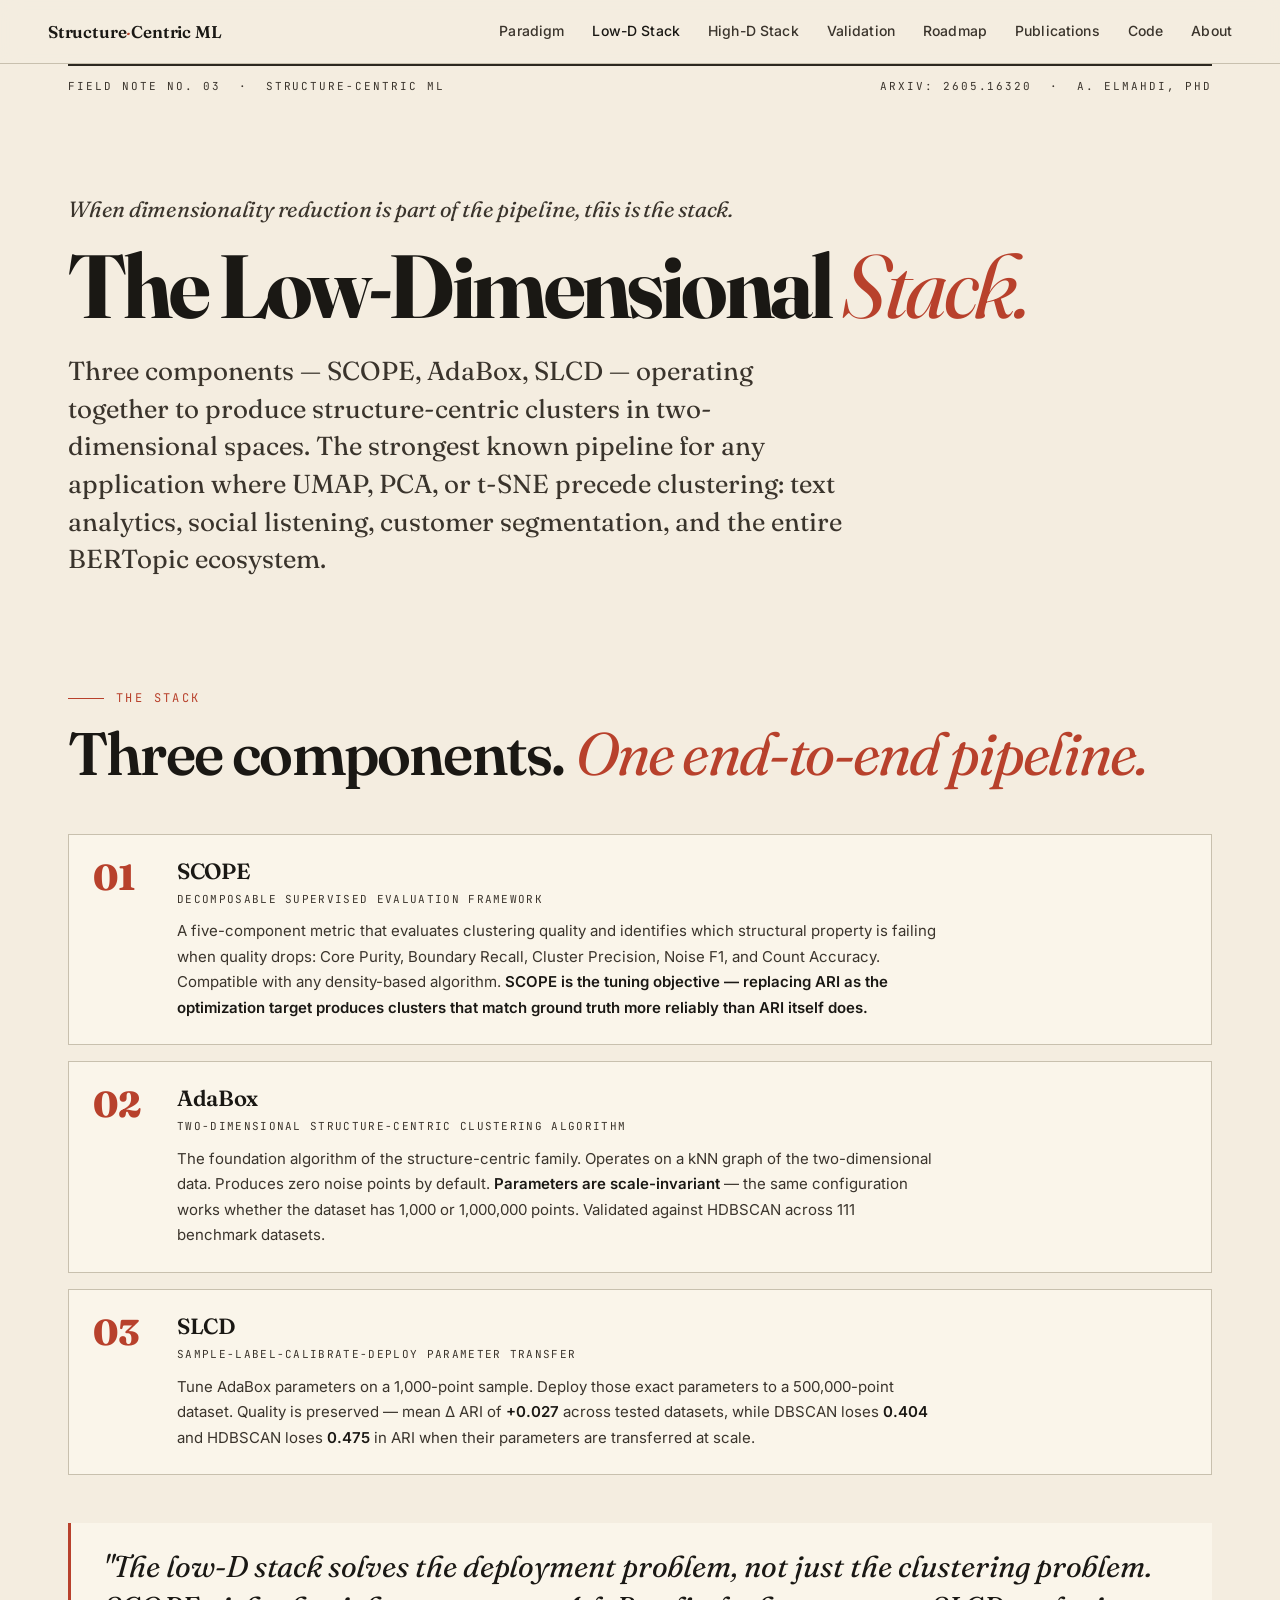
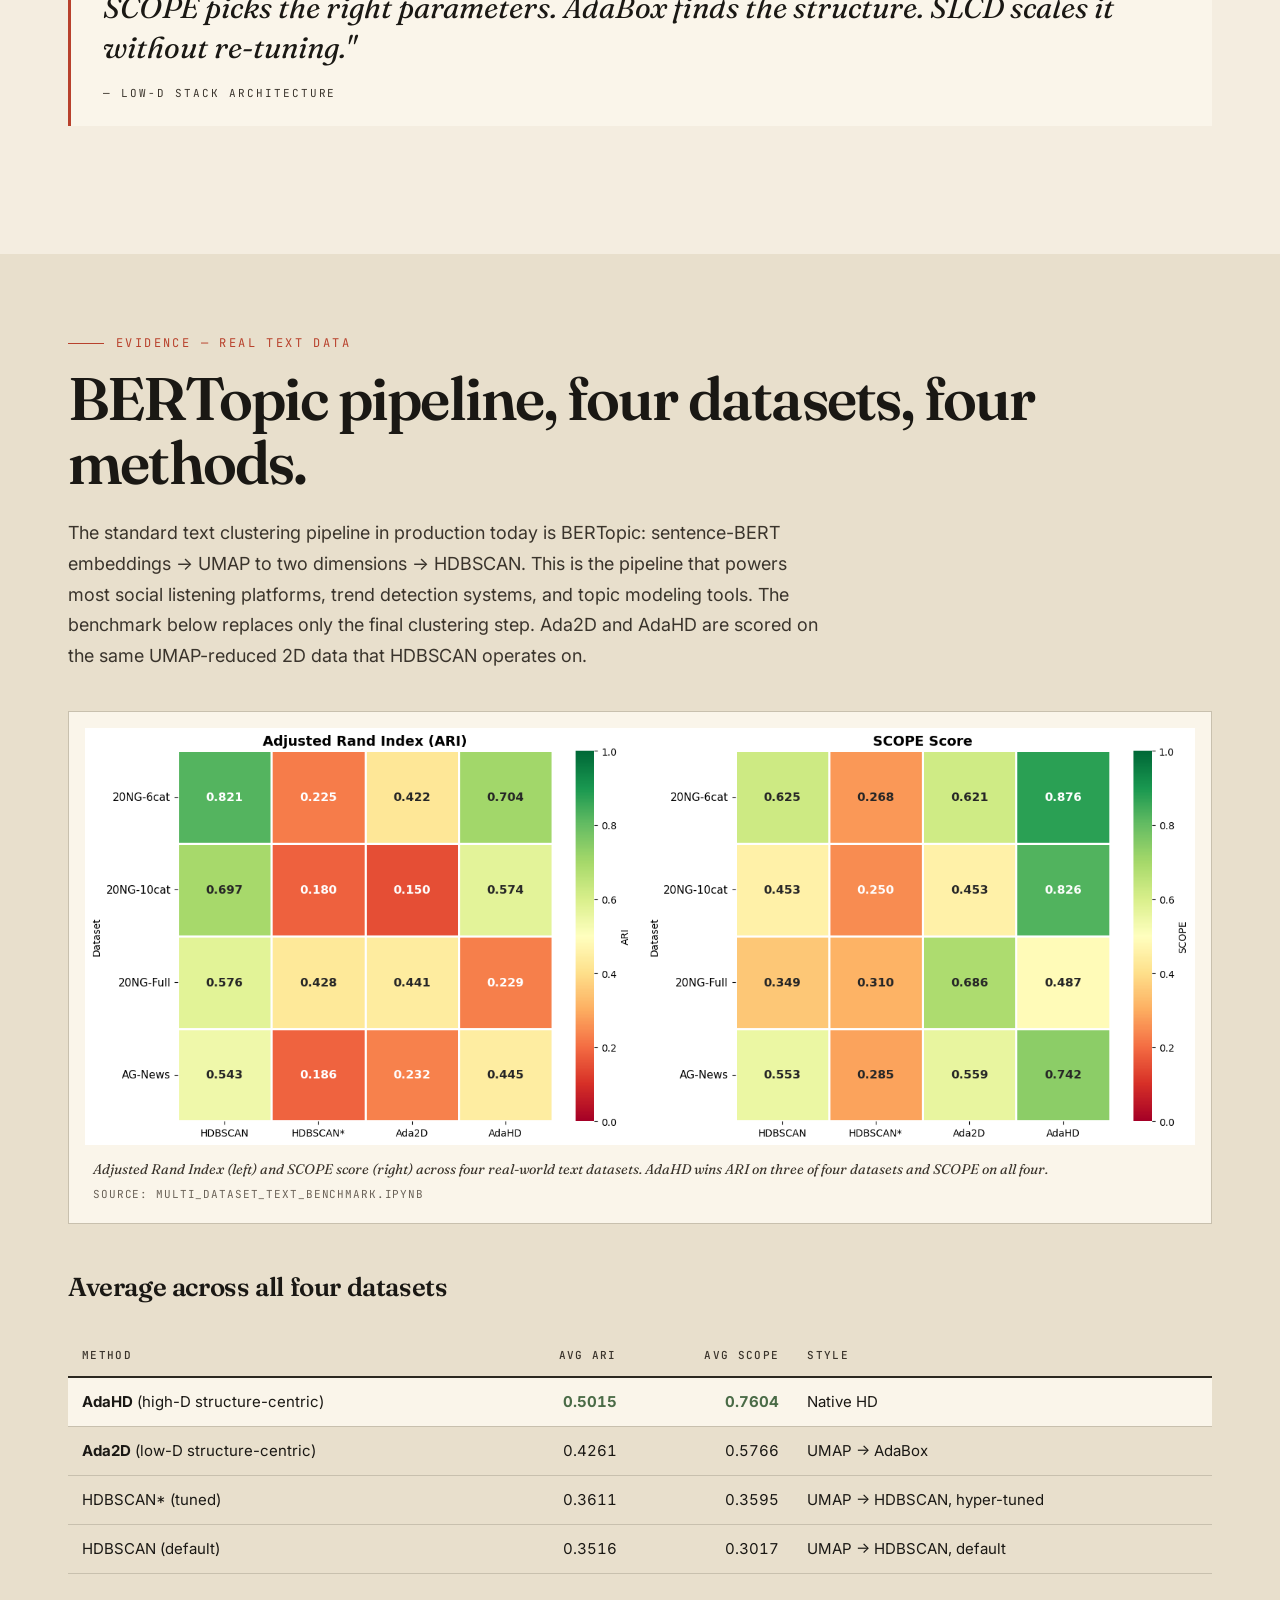
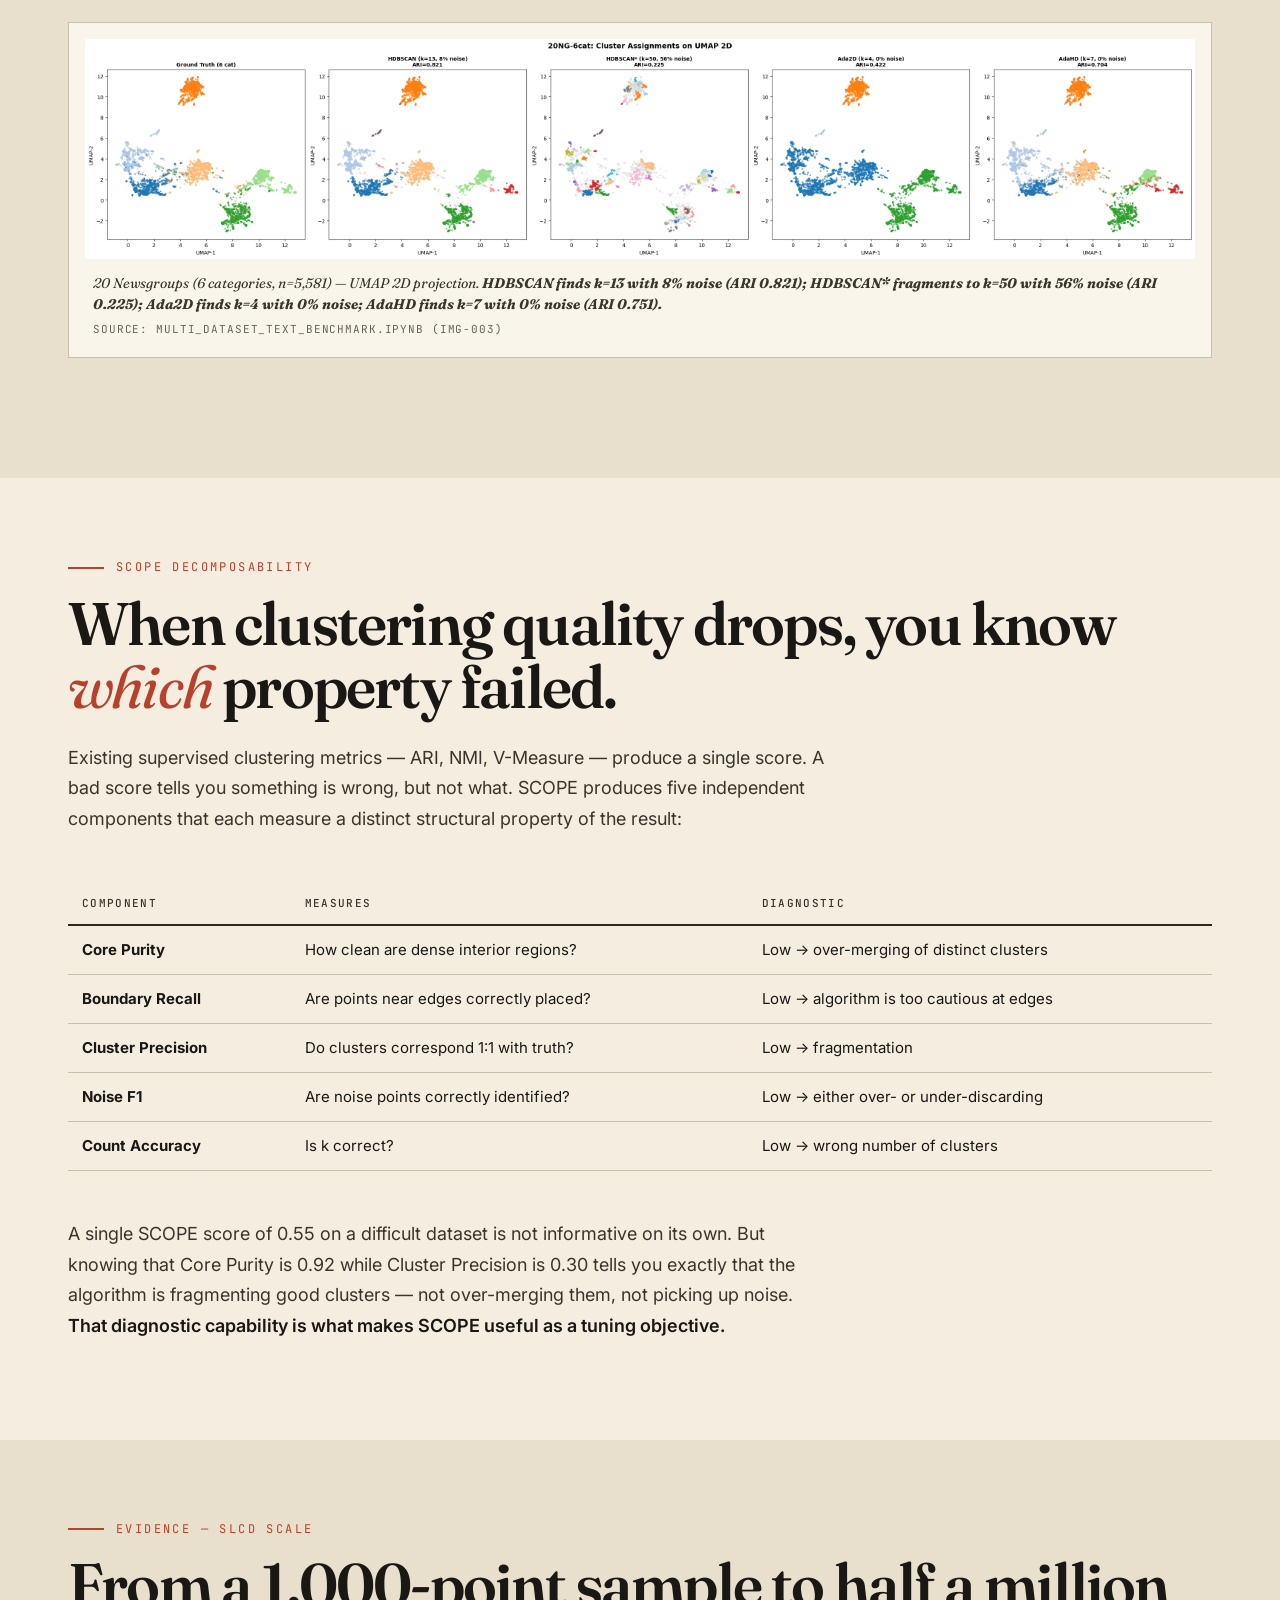
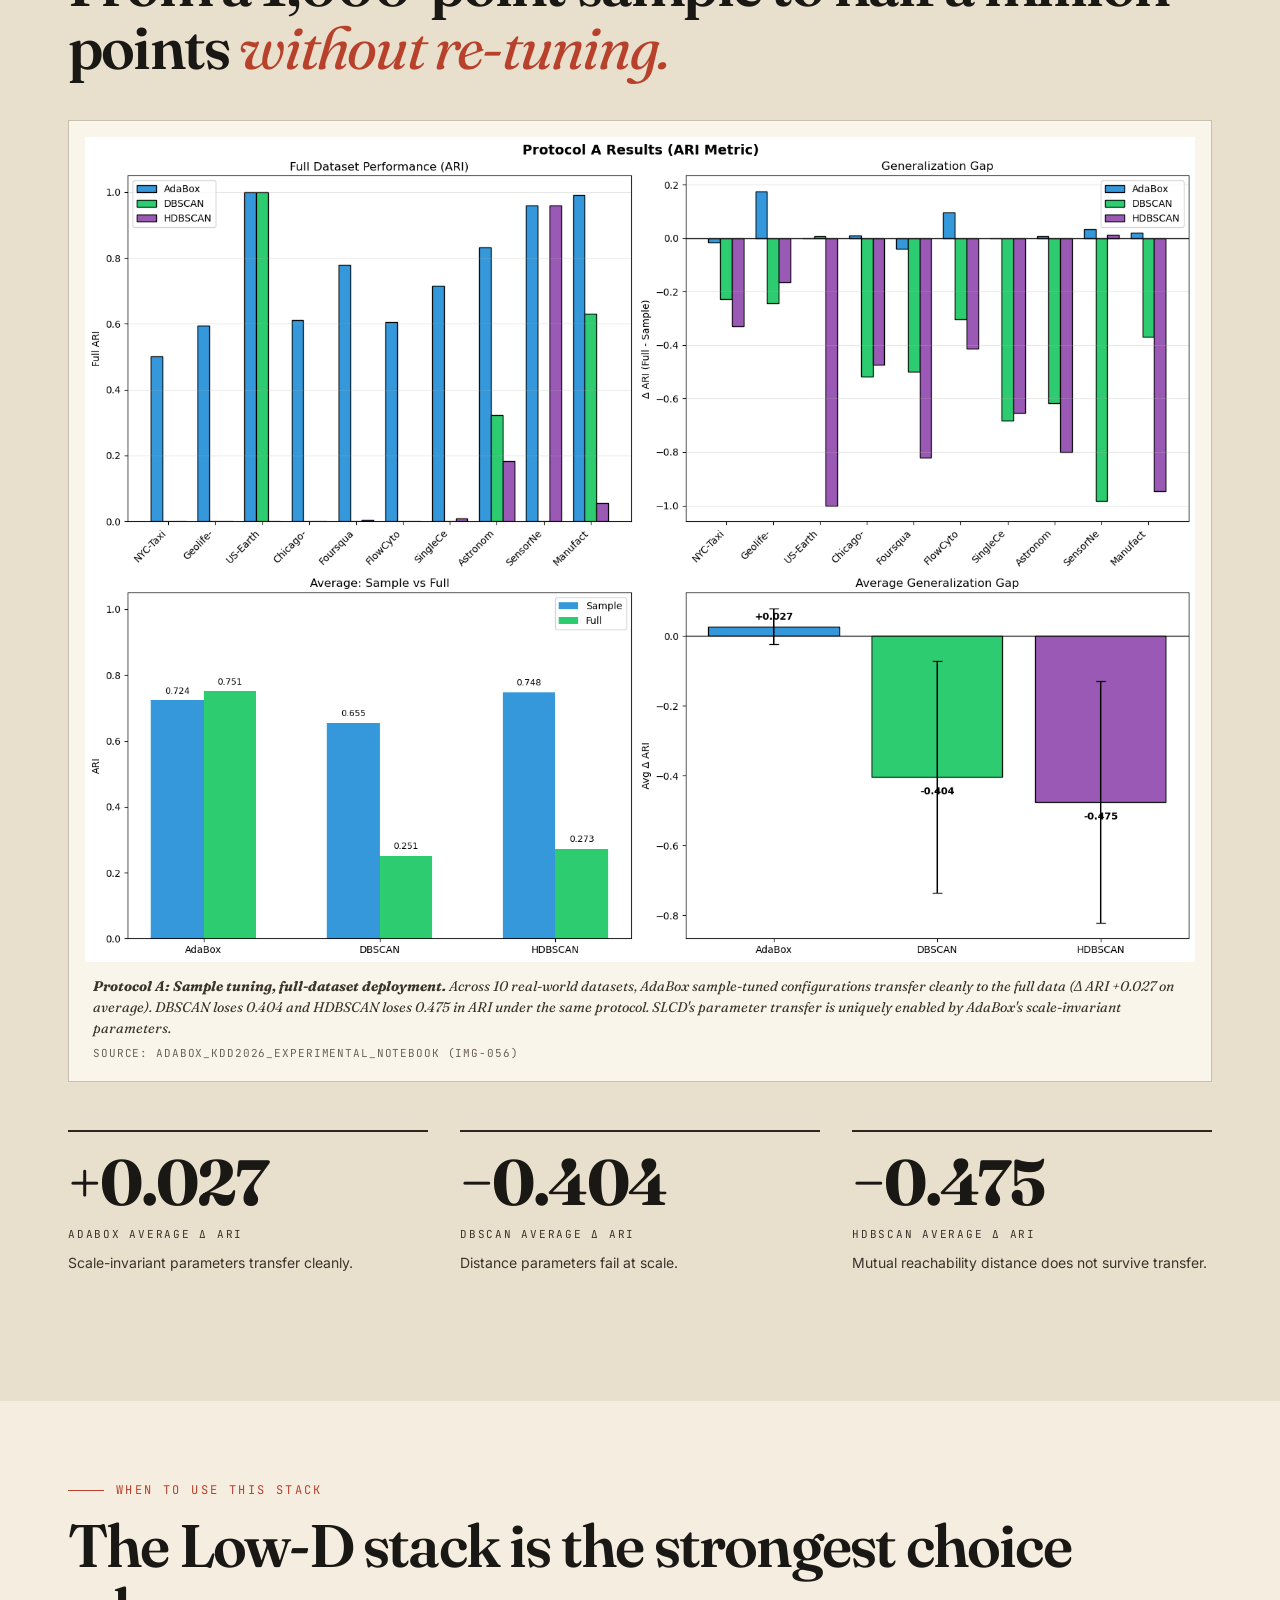
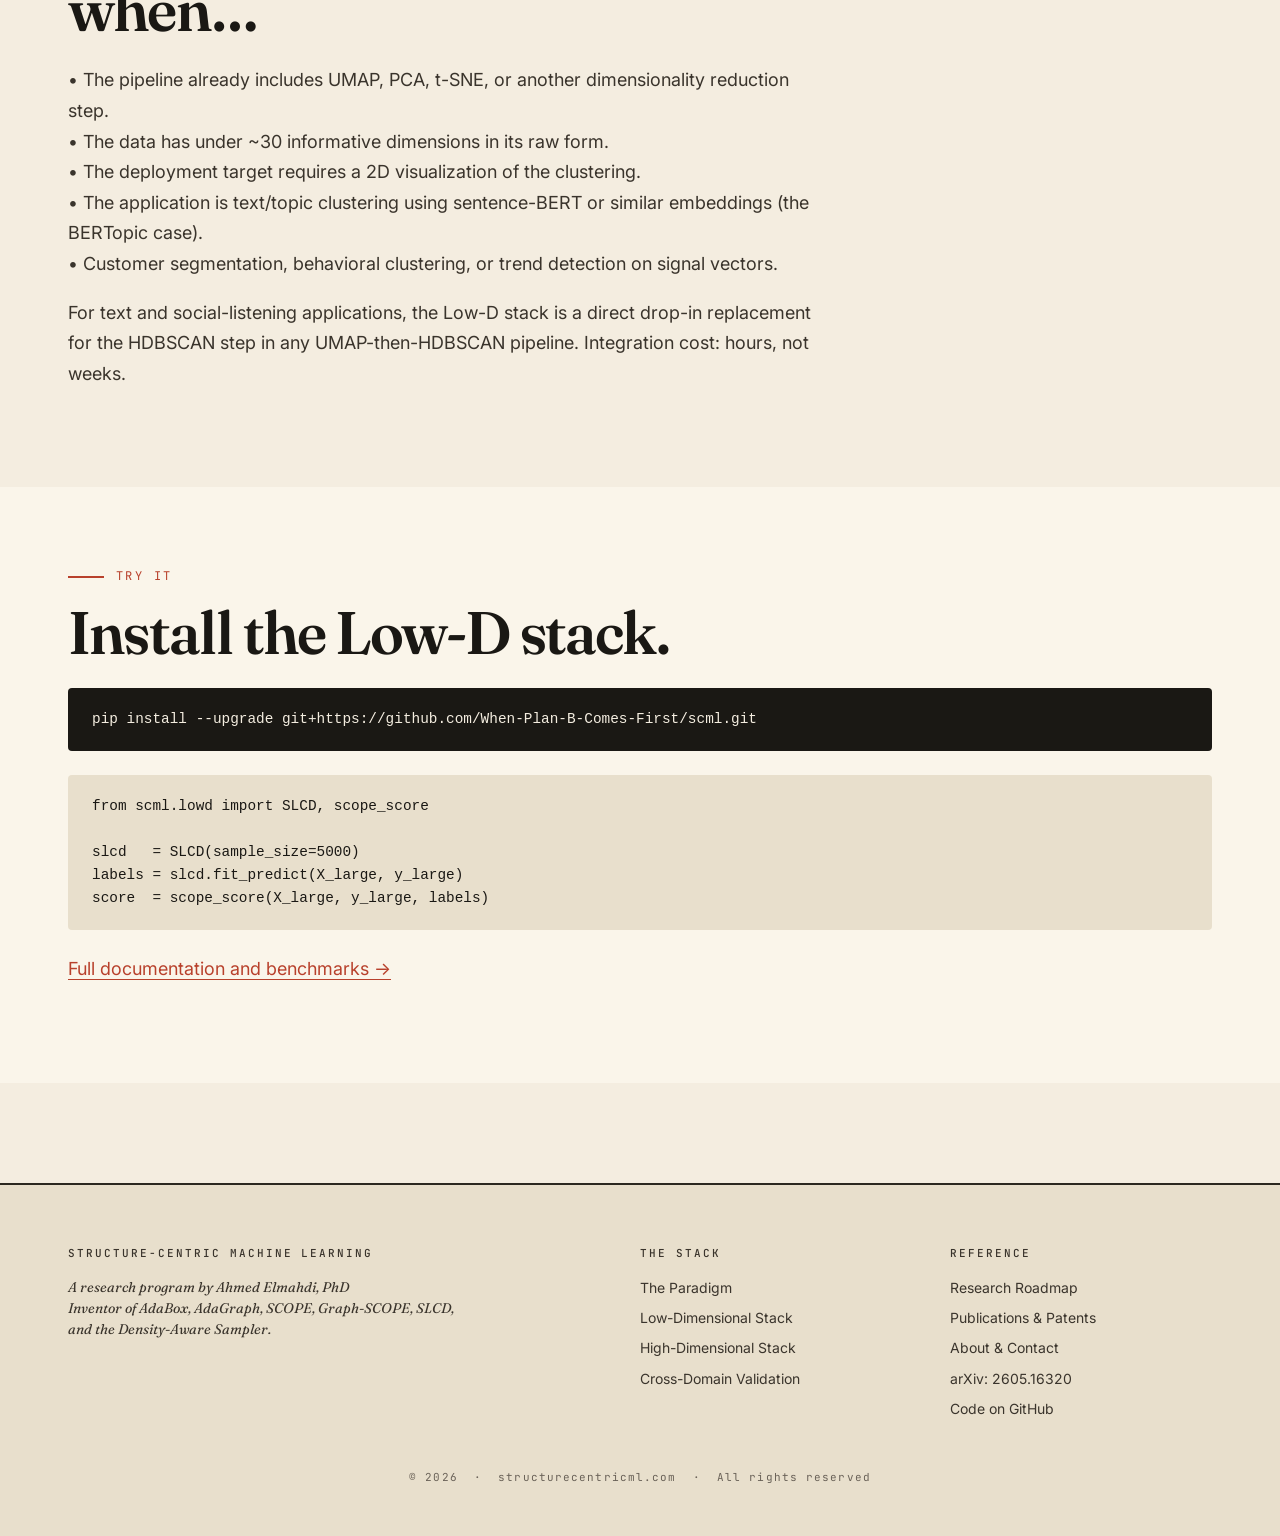
<file: low-d.html>
<!DOCTYPE html>
<html lang="en">
<head>
<meta charset="utf-8"/>
<meta name="viewport" content="width=device-width, initial-scale=1"/>
<title>The Low-Dimensional Stack — Structure-Centric ML</title>
<meta name="description" content="Structure-Centric Machine Learning: a new paradigm for native-dimensional clustering. AdaBox, AdaGraph, SCOPE, Graph-SCOPE, SLCD."/>
<link rel="preconnect" href="https://fonts.googleapis.com">
<link rel="preconnect" href="https://fonts.gstatic.com" crossorigin>
<link href="https://fonts.googleapis.com/css2?family=Fraunces:ital,opsz,wght@0,9..144,300;0,9..144,400;0,9..144,500;0,9..144,600;0,9..144,700;0,9..144,800;1,9..144,300;1,9..144,400;1,9..144,500;1,9..144,600&family=Inter:wght@300;400;500;600;700&family=JetBrains+Mono:wght@400;500&display=swap" rel="stylesheet">
<link rel="icon" type="image/svg+xml" href="favicon.svg"/>
<link rel="stylesheet" href="style.css"/>
</head>
<body>
<header class="topnav">
  <div class="topnav-inner">
    <a href="index.html" class="brand">Structure<span class="accent">·</span>Centric ML</a>
    <nav>
      <a href="paradigm.html"   >Paradigm</a>
      <a href="low-d.html"      class="current">Low-D Stack</a>
      <a href="high-d.html"     >High-D Stack</a>
      <a href="validation.html" >Validation</a>
      <a href="roadmap.html"    >Roadmap</a>
      <a href="publications.html" >Publications</a>
      <a href="https://github.com/When-Plan-B-Comes-First/scml" >Code</a>
      <a href="about.html"      >About</a>
    </nav>
  </div>
</header>

<div class="container">
  <div class="issue-plate">
    <div>Field Note No. 03 &nbsp;·&nbsp; Structure-Centric ML</div>
    <div class="right">arXiv: 2605.16320 &nbsp;·&nbsp; A. Elmahdi, PhD</div>
  </div>
  <div class="page-hero">
    <div class="kicker">When dimensionality reduction is part of the pipeline, this is the stack.</div>
    <h1>The Low-Dimensional <span class="em">Stack.</span></h1>
    <p class="lede">Three components — SCOPE, AdaBox, SLCD — operating together to produce structure-centric clusters in two-dimensional spaces. The strongest known pipeline for any application where UMAP, PCA, or t-SNE precede clustering: text analytics, social listening, customer segmentation, and the entire BERTopic ecosystem.</p>
  </div>
</div>

<section class="section">
  <div class="container">
    <div class="section-tag">The Stack</div>
    <h2>Three components. <span class="em">One end-to-end pipeline.</span></h2>

    <div class="stack mt-6">
      <div class="layer">
        <div class="num">01</div>
        <div>
          <h3>SCOPE</h3>
          <div class="role">Decomposable supervised evaluation framework</div>
          <p>
            A five-component metric that evaluates clustering quality and identifies which structural
            property is failing when quality drops: Core Purity, Boundary Recall, Cluster Precision,
            Noise F1, and Count Accuracy. Compatible with any density-based algorithm. <strong>SCOPE is the
            tuning objective &mdash; replacing ARI as the optimization target produces clusters that match
            ground truth more reliably than ARI itself does.</strong>
          </p>
        </div>
      </div>
      <div class="layer">
        <div class="num">02</div>
        <div>
          <h3>AdaBox</h3>
          <div class="role">Two-dimensional structure-centric clustering algorithm</div>
          <p>
            The foundation algorithm of the structure-centric family. Operates on a kNN graph of the
            two-dimensional data. Produces zero noise points by default. <strong>Parameters are scale-invariant</strong>
            &mdash; the same configuration works whether the dataset has 1,000 or 1,000,000 points. Validated
            against HDBSCAN across 111 benchmark datasets.
          </p>
        </div>
      </div>
      <div class="layer">
        <div class="num">03</div>
        <div>
          <h3>SLCD</h3>
          <div class="role">Sample-Label-Calibrate-Deploy parameter transfer</div>
          <p>
            Tune AdaBox parameters on a 1,000-point sample. Deploy those exact parameters to a
            500,000-point dataset. Quality is preserved &mdash; mean Δ ARI of <strong>+0.027</strong> across
            tested datasets, while DBSCAN loses <strong>0.404</strong> and HDBSCAN loses <strong>0.475</strong>
            in ARI when their parameters are transferred at scale.
          </p>
        </div>
      </div>
    </div>

    <div class="callout mt-6">
      <div class="pull">The low-D stack solves the deployment problem, not just the clustering problem. SCOPE picks the right parameters. AdaBox finds the structure. SLCD scales it without re-tuning.</div>
      <div class="attribution">— Low-D stack architecture</div>
    </div>
  </div>
</section>

<section class="section" style="background: var(--paper-deep);">
  <div class="container">
    <div class="section-tag">Evidence — Real Text Data</div>
    <h2>BERTopic pipeline, four datasets, four methods.</h2>
    <p>
      The standard text clustering pipeline in production today is BERTopic: sentence-BERT embeddings →
      UMAP to two dimensions → HDBSCAN. This is the pipeline that powers most social listening platforms,
      trend detection systems, and topic modeling tools. The benchmark below replaces only the final clustering
      step. Ada2D and AdaHD are scored on the same UMAP-reduced 2D data that HDBSCAN operates on.
    </p>

    <figure>
      <img src="assets/curated/text_heatmap_ari_scope.png" alt="ARI and SCOPE heatmap across 4 text datasets and 4 methods"/>
      <figcaption>
        Adjusted Rand Index (left) and SCOPE score (right) across four real-world text datasets.
        AdaHD wins ARI on three of four datasets and SCOPE on all four.
        <span class="src">Source: Multi_Dataset_Text_Benchmark.ipynb</span>
      </figcaption>
    </figure>

    <h3 style="margin-top: 48px; font-size: 26px;">Average across all four datasets</h3>
    <table class="mt-4">
      <thead>
        <tr><th>Method</th><th class="num">Avg ARI</th><th class="num">Avg SCOPE</th><th>Style</th></tr>
      </thead>
      <tbody>
        <tr class="bg-row"><td><strong>AdaHD</strong> (high-D structure-centric)</td><td class="num win"><strong>0.5015</strong></td><td class="num win"><strong>0.7604</strong></td><td>Native HD</td></tr>
        <tr><td><strong>Ada2D</strong> (low-D structure-centric)</td><td class="num">0.4261</td><td class="num">0.5766</td><td>UMAP → AdaBox</td></tr>
        <tr><td>HDBSCAN* (tuned)</td><td class="num">0.3611</td><td class="num">0.3595</td><td>UMAP → HDBSCAN, hyper-tuned</td></tr>
        <tr><td>HDBSCAN (default)</td><td class="num">0.3516</td><td class="num">0.3017</td><td>UMAP → HDBSCAN, default</td></tr>
      </tbody>
    </table>

    <figure class="mt-6">
      <img src="assets/curated/text_20ng_6cat_scatter.png" alt="20-Newsgroups 6-category UMAP scatter, ground truth vs HDBSCAN vs HDBSCAN* vs Ada2D vs AdaHD"/>
      <figcaption>
        20 Newsgroups (6 categories, n=5,581) — UMAP 2D projection. <strong>HDBSCAN finds k=13 with 8% noise (ARI 0.821);
        HDBSCAN* fragments to k=50 with 56% noise (ARI 0.225); Ada2D finds k=4 with 0% noise; AdaHD finds k=7 with 0% noise (ARI 0.751).</strong>
        <span class="src">Source: Multi_Dataset_Text_Benchmark.ipynb (img-003)</span>
      </figcaption>
    </figure>
  </div>
</section>

<section class="section">
  <div class="container">
    <div class="section-tag">SCOPE Decomposability</div>
    <h2>When clustering quality drops, you know <span class="em">which</span> property failed.</h2>
    <p>
      Existing supervised clustering metrics &mdash; ARI, NMI, V-Measure &mdash; produce a single score.
      A bad score tells you something is wrong, but not what. SCOPE produces five independent components
      that each measure a distinct structural property of the result:
    </p>
    <table class="mt-6">
      <thead>
        <tr><th>Component</th><th>Measures</th><th>Diagnostic</th></tr>
      </thead>
      <tbody>
        <tr><td><strong>Core Purity</strong></td><td>How clean are dense interior regions?</td><td>Low → over-merging of distinct clusters</td></tr>
        <tr><td><strong>Boundary Recall</strong></td><td>Are points near edges correctly placed?</td><td>Low → algorithm is too cautious at edges</td></tr>
        <tr><td><strong>Cluster Precision</strong></td><td>Do clusters correspond 1:1 with truth?</td><td>Low → fragmentation</td></tr>
        <tr><td><strong>Noise F1</strong></td><td>Are noise points correctly identified?</td><td>Low → either over- or under-discarding</td></tr>
        <tr><td><strong>Count Accuracy</strong></td><td>Is k correct?</td><td>Low → wrong number of clusters</td></tr>
      </tbody>
    </table>
    <p class="mt-6">
      A single SCOPE score of 0.55 on a difficult dataset is not informative on its own. But knowing that
      Core Purity is 0.92 while Cluster Precision is 0.30 tells you exactly that the algorithm is
      fragmenting good clusters &mdash; not over-merging them, not picking up noise. <strong>That diagnostic
      capability is what makes SCOPE useful as a tuning objective.</strong>
    </p>
  </div>
</section>

<section class="section" style="background: var(--paper-deep);">
  <div class="container">
    <div class="section-tag">Evidence — SLCD Scale</div>
    <h2>From a 1,000-point sample to half a million points <span class="em">without re-tuning.</span></h2>
    <figure>
      <img src="assets/curated/slcd_protocol_a.png" alt="SLCD protocol A results: AdaBox, DBSCAN, HDBSCAN deployment quality"/>
      <figcaption>
        <strong>Protocol A: Sample tuning, full-dataset deployment.</strong> Across 10 real-world datasets, AdaBox sample-tuned
        configurations transfer cleanly to the full data (Δ ARI +0.027 on average). DBSCAN loses 0.404 and
        HDBSCAN loses 0.475 in ARI under the same protocol. SLCD's parameter transfer is uniquely enabled by
        AdaBox's scale-invariant parameters.
        <span class="src">Source: AdaBox_KDD2026_Experimental_Notebook (img-056)</span>
      </figcaption>
    </figure>

    <div class="stat-grid mt-6">
      <div class="stat">
        <div class="num">+0.027</div>
        <div class="label">AdaBox average Δ ARI</div>
        <div class="desc">Scale-invariant parameters transfer cleanly.</div>
      </div>
      <div class="stat">
        <div class="num">−0.404</div>
        <div class="label">DBSCAN average Δ ARI</div>
        <div class="desc">Distance parameters fail at scale.</div>
      </div>
      <div class="stat">
        <div class="num">−0.475</div>
        <div class="label">HDBSCAN average Δ ARI</div>
        <div class="desc">Mutual reachability distance does not survive transfer.</div>
      </div>
    </div>
  </div>
</section>

<section class="section">
  <div class="container">
    <div class="section-tag">When To Use This Stack</div>
    <h2>The Low-D stack is the strongest choice when&hellip;</h2>
    <p>
      &bull; The pipeline already includes UMAP, PCA, t-SNE, or another dimensionality reduction step.
      <br/>&bull; The data has under ~30 informative dimensions in its raw form.
      <br/>&bull; The deployment target requires a 2D visualization of the clustering.
      <br/>&bull; The application is text/topic clustering using sentence-BERT or similar embeddings (the BERTopic case).
      <br/>&bull; Customer segmentation, behavioral clustering, or trend detection on signal vectors.
    </p>
    <p>
      For text and social-listening applications, the Low-D stack is a direct drop-in replacement for the
      HDBSCAN step in any UMAP-then-HDBSCAN pipeline. Integration cost: hours, not weeks.
    </p>
  </div>
</section>

<section class="section" style="background: var(--paper-soft);">
  <div class="container">
    <div class="section-tag">Try It</div>
    <h2>Install the Low-D stack.</h2>
    <pre style="background: var(--ink); color: var(--paper); padding: 20px 24px;
                border-radius: 4px; overflow-x: auto; margin: 24px 0;
                font-family: ui-monospace, 'SF Mono', Menlo, monospace; font-size: 0.9rem;">
pip install --upgrade git+https://github.com/When-Plan-B-Comes-First/scml.git</pre>
    <pre style="background: var(--paper-deep); color: var(--ink); padding: 20px 24px;
                border-radius: 4px; overflow-x: auto; margin: 0 0 24px;
                font-family: ui-monospace, 'SF Mono', Menlo, monospace; font-size: 0.9rem;">
from scml.lowd import SLCD, scope_score

slcd   = SLCD(sample_size=5000)
labels = slcd.fit_predict(X_large, y_large)
score  = scope_score(X_large, y_large, labels)</pre>
    <p><a href="https://github.com/When-Plan-B-Comes-First/scml">Full documentation and benchmarks →</a></p>
  </div>
</section>

<footer class="site-footer">
  <div class="footer-inner">
    <div>
      <h4>Structure-Centric Machine Learning</h4>
      <p class="credit">A research program by Ahmed Elmahdi, PhD<br/>
      Inventor of AdaBox, AdaGraph, SCOPE, Graph-SCOPE, SLCD,<br/>
      and the Density-Aware Sampler.</p>
    </div>
    <div>
      <h4>The Stack</h4>
      <ul>
        <li><a href="paradigm.html">The Paradigm</a></li>
        <li><a href="low-d.html">Low-Dimensional Stack</a></li>
        <li><a href="high-d.html">High-Dimensional Stack</a></li>
        <li><a href="validation.html">Cross-Domain Validation</a></li>
      </ul>
    </div>
    <div>
      <h4>Reference</h4>
      <ul>
        <li><a href="roadmap.html">Research Roadmap</a></li>
        <li><a href="publications.html">Publications &amp; Patents</a></li>
        <li><a href="about.html">About &amp; Contact</a></li>
        <li><a href="https://arxiv.org/abs/2605.16320">arXiv: 2605.16320</a></li>
        <li><a href="https://github.com/When-Plan-B-Comes-First/scml">Code on GitHub</a></li>
      </ul>
    </div>
  </div>
  <div class="colophon">© 2026 &nbsp;·&nbsp; structurecentricml.com &nbsp;·&nbsp; All rights reserved</div>
</footer>
</body></html>
</file>
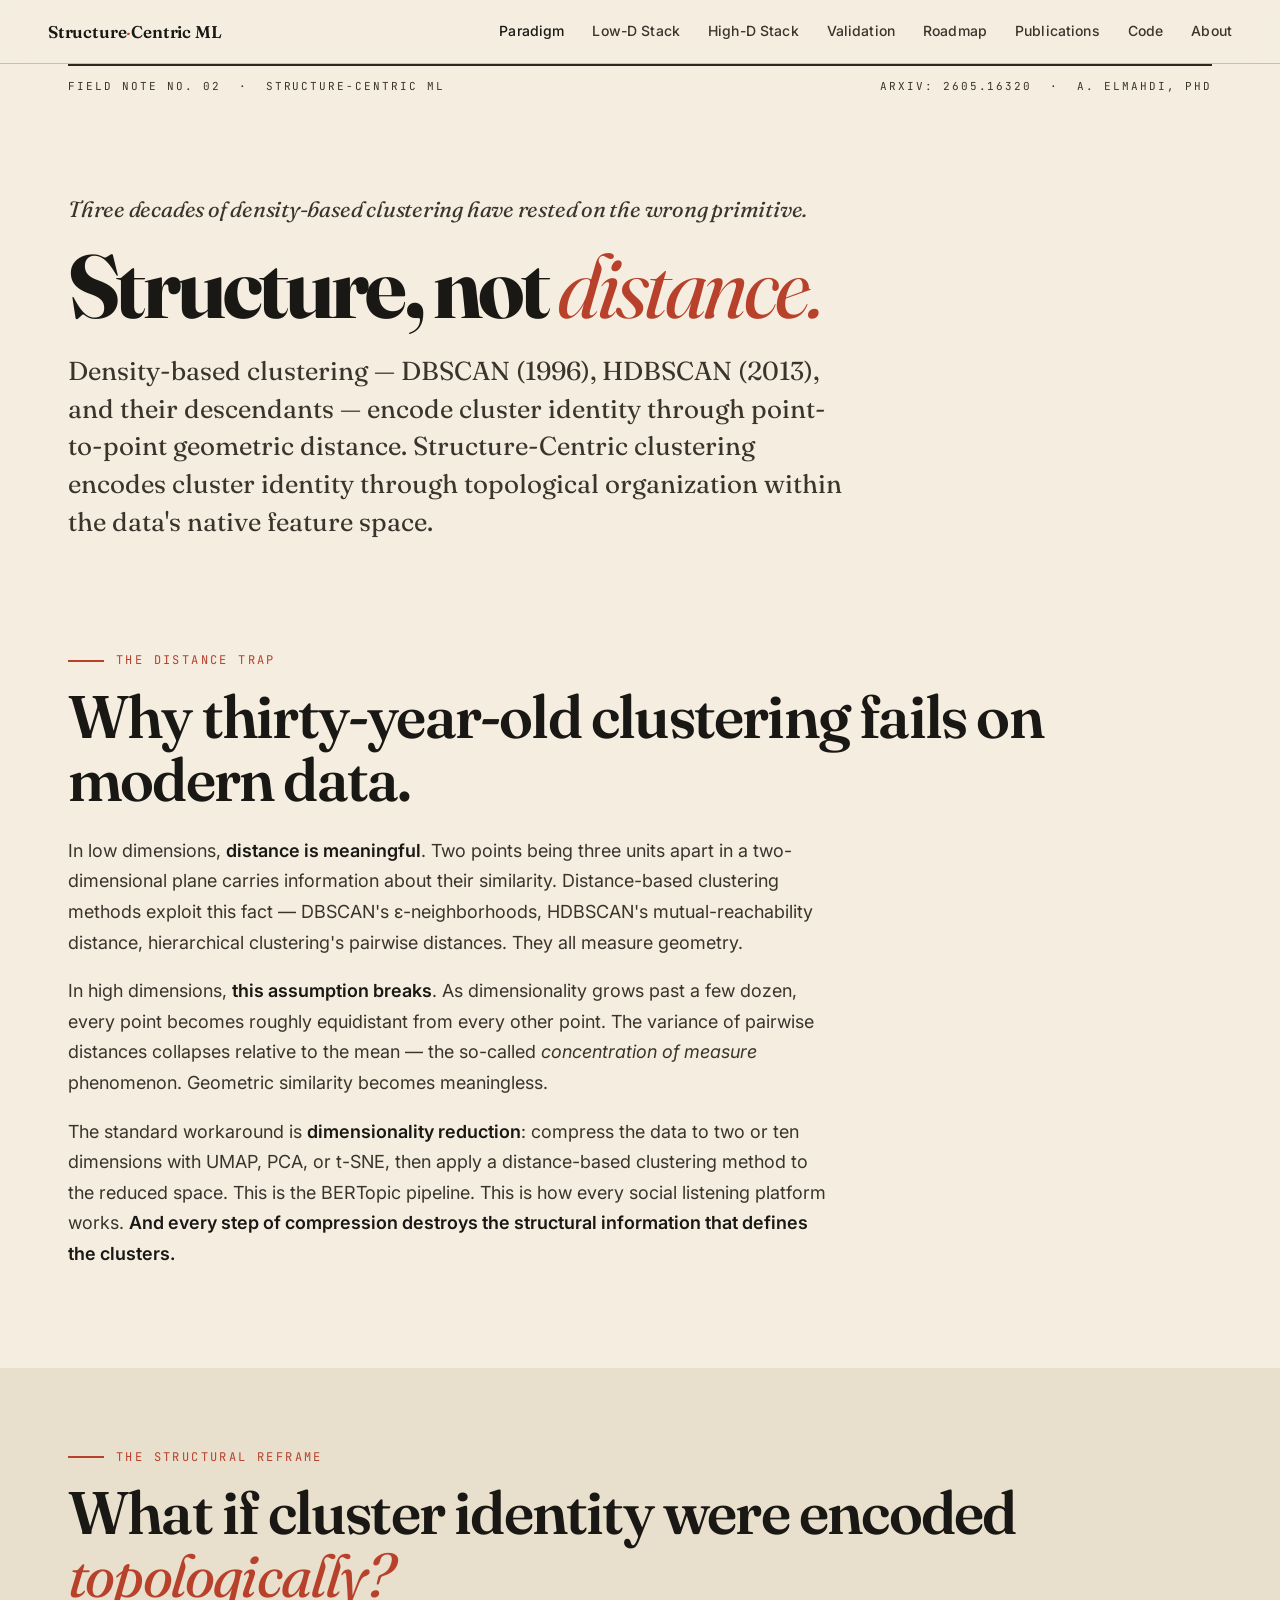
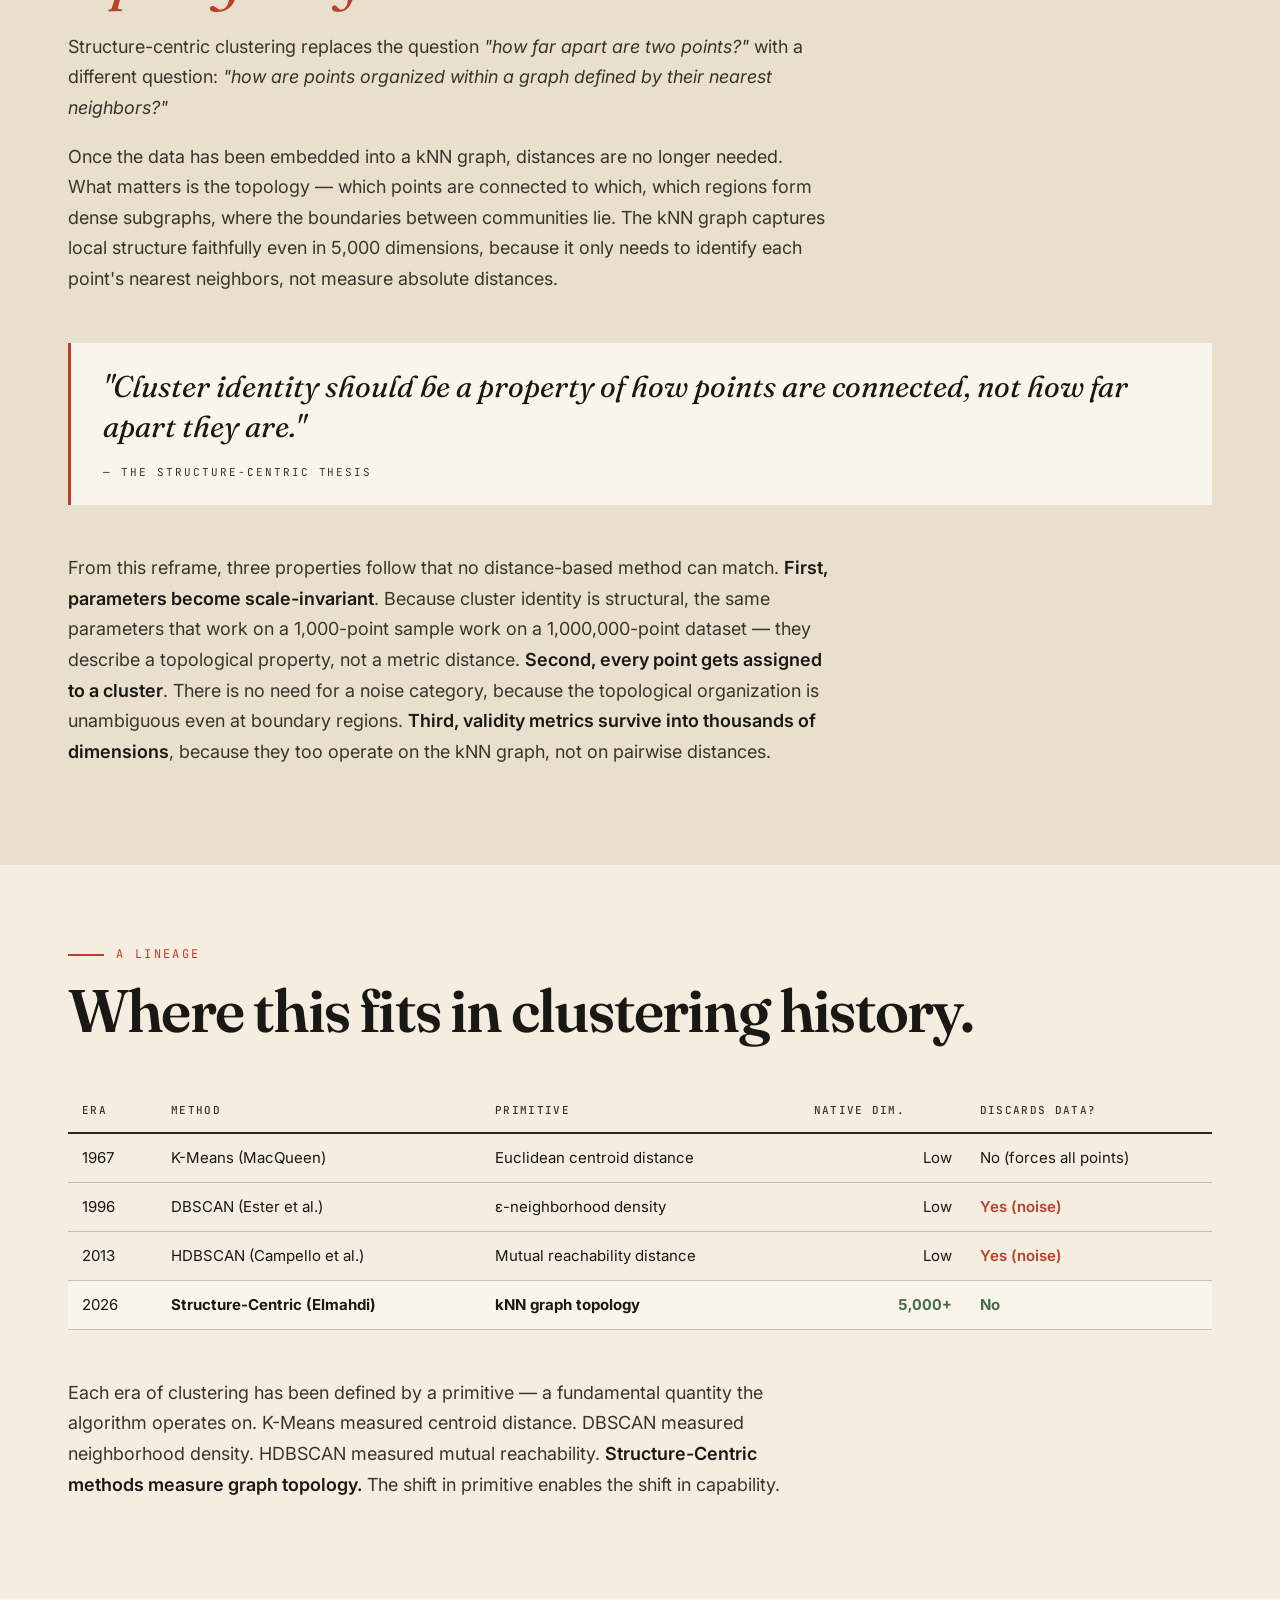
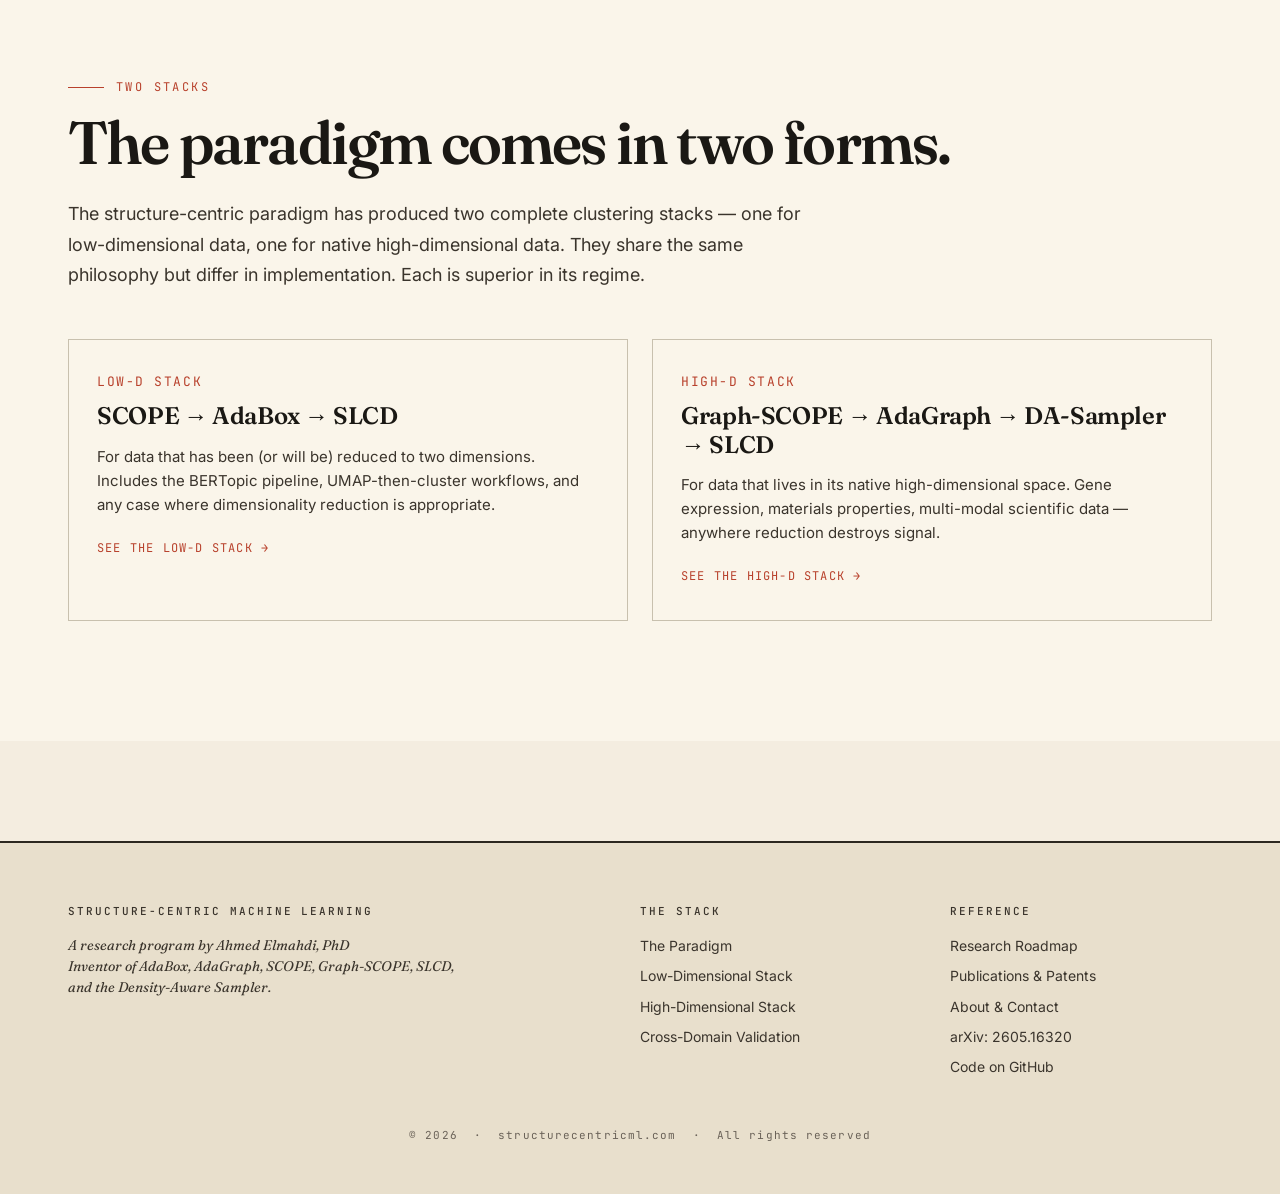
<file: paradigm.html>
<!DOCTYPE html>
<html lang="en">
<head>
<meta charset="utf-8"/>
<meta name="viewport" content="width=device-width, initial-scale=1"/>
<title>The Paradigm — Structure-Centric ML</title>
<meta name="description" content="Structure-Centric Machine Learning: a new paradigm for native-dimensional clustering. AdaBox, AdaGraph, SCOPE, Graph-SCOPE, SLCD."/>
<link rel="preconnect" href="https://fonts.googleapis.com">
<link rel="preconnect" href="https://fonts.gstatic.com" crossorigin>
<link href="https://fonts.googleapis.com/css2?family=Fraunces:ital,opsz,wght@0,9..144,300;0,9..144,400;0,9..144,500;0,9..144,600;0,9..144,700;0,9..144,800;1,9..144,300;1,9..144,400;1,9..144,500;1,9..144,600&family=Inter:wght@300;400;500;600;700&family=JetBrains+Mono:wght@400;500&display=swap" rel="stylesheet">
<link rel="icon" type="image/svg+xml" href="favicon.svg"/>
<link rel="stylesheet" href="style.css"/>
</head>
<body>
<header class="topnav">
  <div class="topnav-inner">
    <a href="index.html" class="brand">Structure<span class="accent">·</span>Centric ML</a>
    <nav>
      <a href="paradigm.html"   class="current">Paradigm</a>
      <a href="low-d.html"      >Low-D Stack</a>
      <a href="high-d.html"     >High-D Stack</a>
      <a href="validation.html" >Validation</a>
      <a href="roadmap.html"    >Roadmap</a>
      <a href="publications.html" >Publications</a>
      <a href="https://github.com/When-Plan-B-Comes-First/scml" >Code</a>
      <a href="about.html"      >About</a>
    </nav>
  </div>
</header>

<div class="container">
  <div class="issue-plate">
    <div>Field Note No. 02 &nbsp;·&nbsp; Structure-Centric ML</div>
    <div class="right">arXiv: 2605.16320 &nbsp;·&nbsp; A. Elmahdi, PhD</div>
  </div>
  <div class="page-hero">
    <div class="kicker">Three decades of density-based clustering have rested on the wrong primitive.</div>
    <h1>Structure, not <span class="em">distance.</span></h1>
    <p class="lede">Density-based clustering — DBSCAN (1996), HDBSCAN (2013), and their descendants — encode cluster identity through point-to-point geometric distance. Structure-Centric clustering encodes cluster identity through topological organization within the data's native feature space.</p>
  </div>
</div>

<section class="section">
  <div class="container">
    <div class="section-tag">The Distance Trap</div>
    <h2>Why thirty-year-old clustering fails on modern data.</h2>
    <p>
      In low dimensions, <strong>distance is meaningful</strong>. Two points being three units apart in a
      two-dimensional plane carries information about their similarity. Distance-based clustering
      methods exploit this fact &mdash; DBSCAN's ε-neighborhoods, HDBSCAN's mutual-reachability distance,
      hierarchical clustering's pairwise distances. They all measure geometry.
    </p>
    <p>
      In high dimensions, <strong>this assumption breaks</strong>. As dimensionality grows past a few dozen, every
      point becomes roughly equidistant from every other point. The variance of pairwise distances
      collapses relative to the mean &mdash; the so-called <em>concentration of measure</em> phenomenon.
      Geometric similarity becomes meaningless.
    </p>
    <p>
      The standard workaround is <strong>dimensionality reduction</strong>: compress the data to two or
      ten dimensions with UMAP, PCA, or t-SNE, then apply a distance-based clustering method to the
      reduced space. This is the BERTopic pipeline. This is how every social listening platform works.
      <strong>And every step of compression destroys the structural information that defines the clusters.</strong>
    </p>
  </div>
</section>

<section class="section" style="background: var(--paper-deep);">
  <div class="container">
    <div class="section-tag">The Structural Reframe</div>
    <h2>What if cluster identity were encoded <span class="em">topologically?</span></h2>
    <p>
      Structure-centric clustering replaces the question <em>"how far apart are two points?"</em> with
      a different question: <em>"how are points organized within a graph defined by their nearest
      neighbors?"</em>
    </p>
    <p>
      Once the data has been embedded into a kNN graph, distances are no longer needed. What matters is
      the topology &mdash; which points are connected to which, which regions form dense subgraphs, where the
      boundaries between communities lie. The kNN graph captures local structure faithfully even in 5,000
      dimensions, because it only needs to identify each point's nearest neighbors, not measure absolute distances.
    </p>
    <div class="callout">
      <div class="pull">Cluster identity should be a property of how points are connected, not how far apart they are.</div>
      <div class="attribution">— The structure-centric thesis</div>
    </div>
    <p>
      From this reframe, three properties follow that no distance-based method can match. <strong>First,
      parameters become scale-invariant</strong>. Because cluster identity is structural, the same parameters
      that work on a 1,000-point sample work on a 1,000,000-point dataset &mdash; they describe a topological property,
      not a metric distance. <strong>Second, every point gets assigned to a cluster</strong>. There is no need for
      a noise category, because the topological organization is unambiguous even at boundary regions.
      <strong>Third, validity metrics survive into thousands of dimensions</strong>, because they too operate on the
      kNN graph, not on pairwise distances.
    </p>
  </div>
</section>

<section class="section">
  <div class="container">
    <div class="section-tag">A Lineage</div>
    <h2>Where this fits in clustering history.</h2>
    <table class="mt-6">
      <thead>
        <tr>
          <th>Era</th>
          <th>Method</th>
          <th>Primitive</th>
          <th>Native dim.</th>
          <th>Discards data?</th>
        </tr>
      </thead>
      <tbody>
        <tr>
          <td>1967</td>
          <td>K-Means (MacQueen)</td>
          <td>Euclidean centroid distance</td>
          <td class="num">Low</td>
          <td>No (forces all points)</td>
        </tr>
        <tr>
          <td>1996</td>
          <td>DBSCAN (Ester et al.)</td>
          <td>ε-neighborhood density</td>
          <td class="num">Low</td>
          <td class="loss">Yes (noise)</td>
        </tr>
        <tr>
          <td>2013</td>
          <td>HDBSCAN (Campello et al.)</td>
          <td>Mutual reachability distance</td>
          <td class="num">Low</td>
          <td class="loss">Yes (noise)</td>
        </tr>
        <tr class="bg-row">
          <td>2026</td>
          <td><strong>Structure-Centric (Elmahdi)</strong></td>
          <td><strong>kNN graph topology</strong></td>
          <td class="num win"><strong>5,000+</strong></td>
          <td class="win"><strong>No</strong></td>
        </tr>
      </tbody>
    </table>
    <p class="mt-6">
      Each era of clustering has been defined by a primitive &mdash; a fundamental quantity the algorithm
      operates on. K-Means measured centroid distance. DBSCAN measured neighborhood density.
      HDBSCAN measured mutual reachability. <strong>Structure-Centric methods measure graph topology.</strong>
      The shift in primitive enables the shift in capability.
    </p>
  </div>
</section>

<section class="section" style="background: var(--paper-soft);">
  <div class="container">
    <div class="section-tag">Two Stacks</div>
    <h2>The paradigm comes in two forms.</h2>
    <p>
      The structure-centric paradigm has produced two complete clustering stacks &mdash; one for low-dimensional
      data, one for native high-dimensional data. They share the same philosophy but differ in
      implementation. Each is superior in its regime.
    </p>
    <div class="card-grid mt-6">
      <div class="card">
        <div class="num">LOW-D STACK</div>
        <h3>SCOPE → AdaBox → SLCD</h3>
        <p>
          For data that has been (or will be) reduced to two dimensions. Includes the BERTopic pipeline,
          UMAP-then-cluster workflows, and any case where dimensionality reduction is appropriate.
        </p>
        <a href="low-d.html" class="arrow">See the low-D stack →</a>
      </div>
      <div class="card">
        <div class="num">HIGH-D STACK</div>
        <h3>Graph-SCOPE → AdaGraph → DA-Sampler → SLCD</h3>
        <p>
          For data that lives in its native high-dimensional space. Gene expression, materials properties,
          multi-modal scientific data &mdash; anywhere reduction destroys signal.
        </p>
        <a href="high-d.html" class="arrow">See the high-D stack →</a>
      </div>
    </div>
  </div>
</section>

<footer class="site-footer">
  <div class="footer-inner">
    <div>
      <h4>Structure-Centric Machine Learning</h4>
      <p class="credit">A research program by Ahmed Elmahdi, PhD<br/>
      Inventor of AdaBox, AdaGraph, SCOPE, Graph-SCOPE, SLCD,<br/>
      and the Density-Aware Sampler.</p>
    </div>
    <div>
      <h4>The Stack</h4>
      <ul>
        <li><a href="paradigm.html">The Paradigm</a></li>
        <li><a href="low-d.html">Low-Dimensional Stack</a></li>
        <li><a href="high-d.html">High-Dimensional Stack</a></li>
        <li><a href="validation.html">Cross-Domain Validation</a></li>
      </ul>
    </div>
    <div>
      <h4>Reference</h4>
      <ul>
        <li><a href="roadmap.html">Research Roadmap</a></li>
        <li><a href="publications.html">Publications &amp; Patents</a></li>
        <li><a href="about.html">About &amp; Contact</a></li>
        <li><a href="https://arxiv.org/abs/2605.16320">arXiv: 2605.16320</a></li>
        <li><a href="https://github.com/When-Plan-B-Comes-First/scml">Code on GitHub</a></li>
      </ul>
    </div>
  </div>
  <div class="colophon">© 2026 &nbsp;·&nbsp; structurecentricml.com &nbsp;·&nbsp; All rights reserved</div>
</footer>
</body></html>
</file>
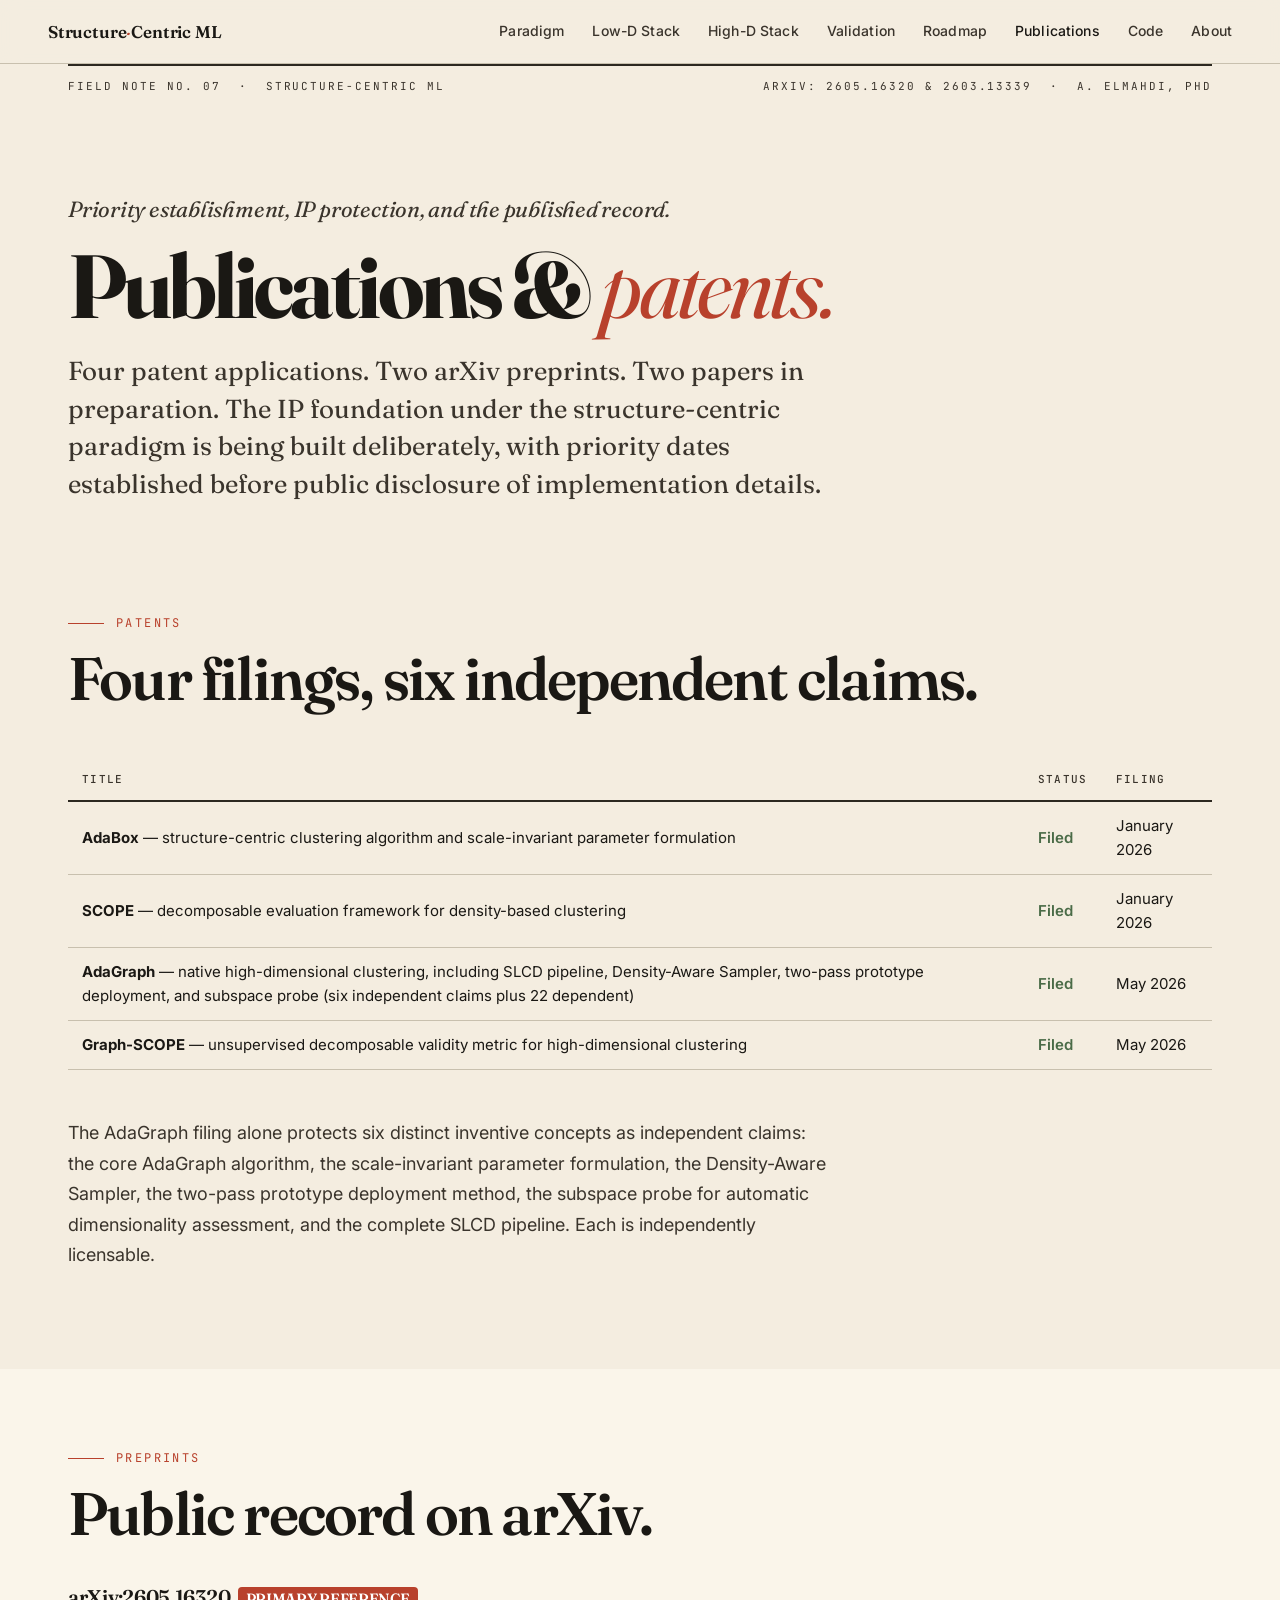
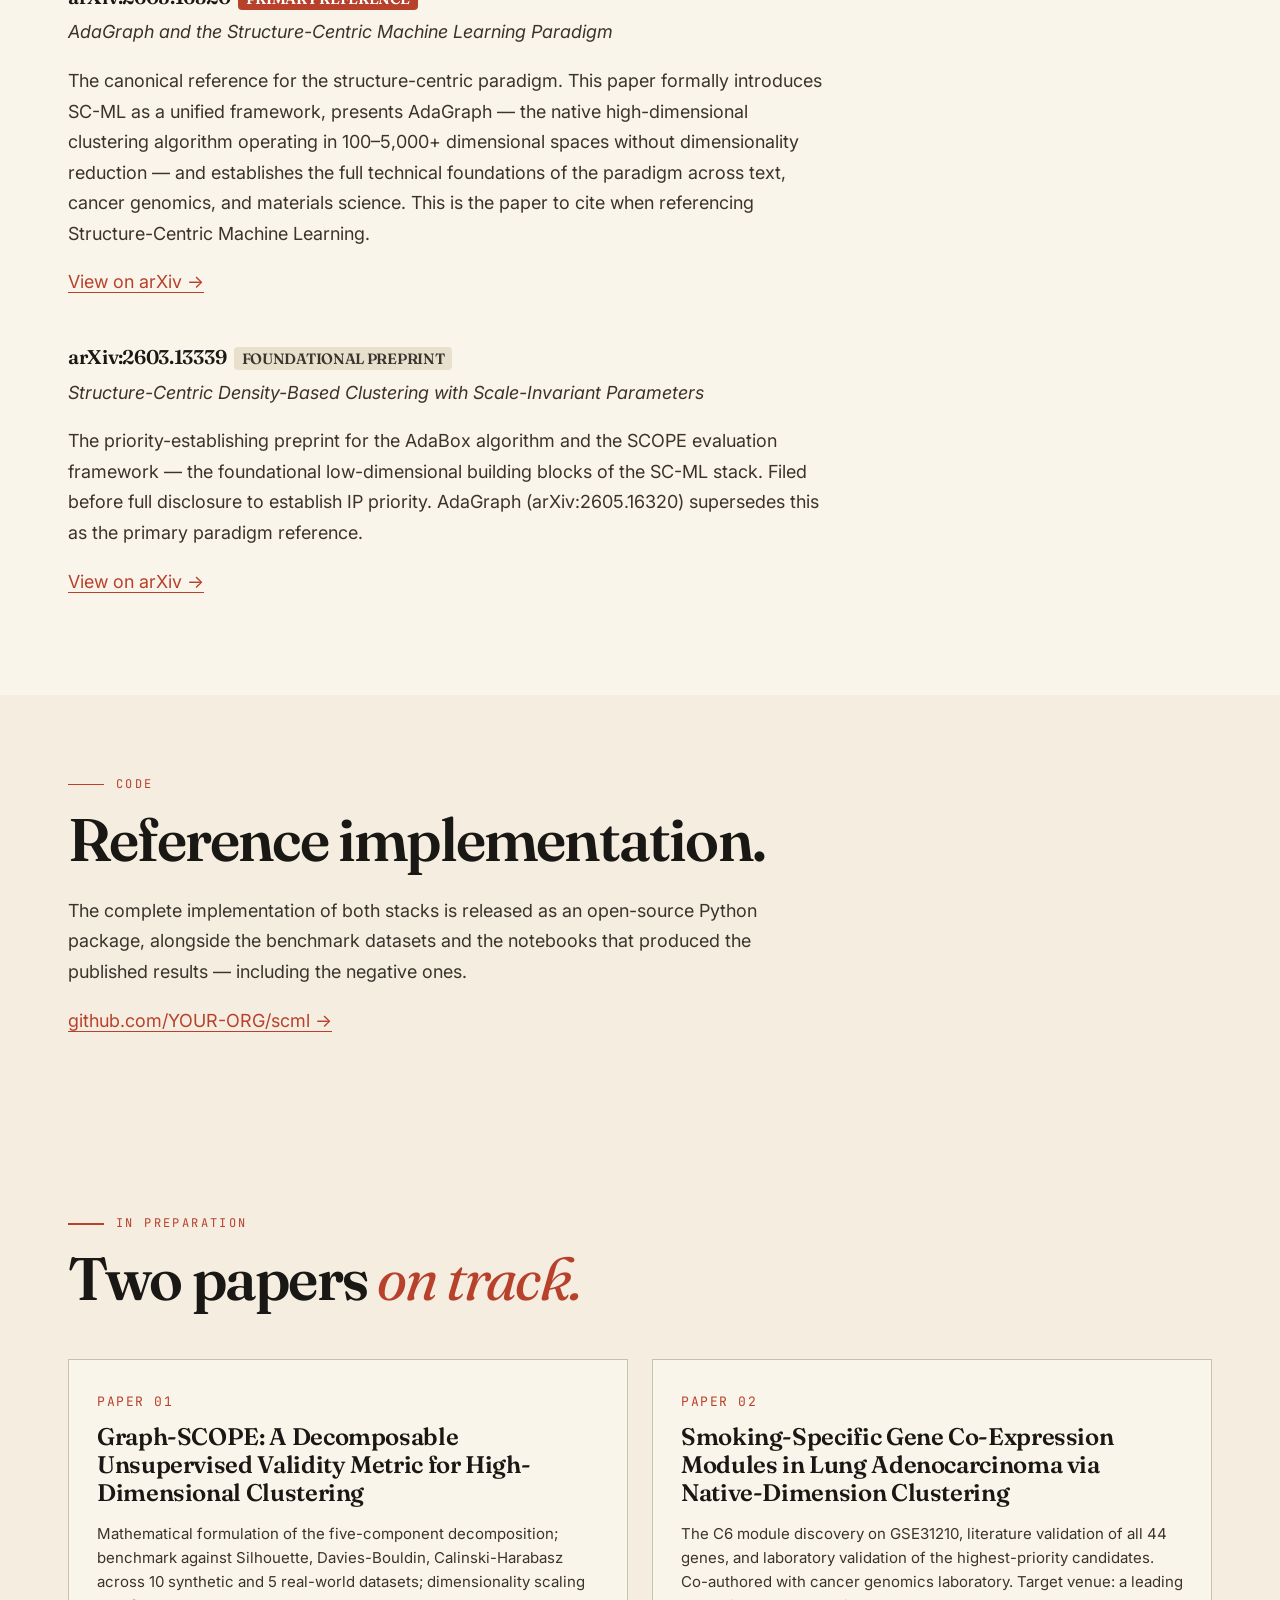
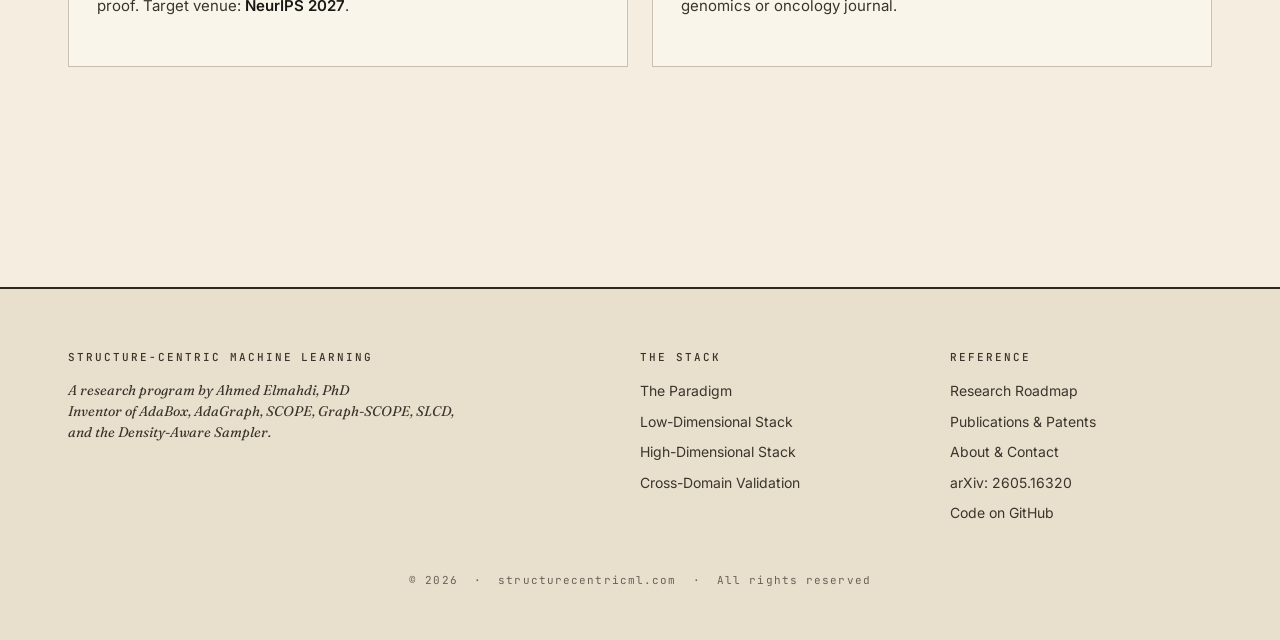
<file: publications.html>
<!DOCTYPE html>
<html lang="en">
<head>
<meta charset="utf-8"/>
<meta name="viewport" content="width=device-width, initial-scale=1"/>
<title>Publications & Patents — Structure-Centric ML</title>
<meta name="description" content="Structure-Centric Machine Learning: a new paradigm for native-dimensional clustering. AdaBox, AdaGraph, SCOPE, Graph-SCOPE, SLCD."/>
<link rel="preconnect" href="https://fonts.googleapis.com">
<link rel="preconnect" href="https://fonts.gstatic.com" crossorigin>
<link href="https://fonts.googleapis.com/css2?family=Fraunces:ital,opsz,wght@0,9..144,300;0,9..144,400;0,9..144,500;0,9..144,600;0,9..144,700;0,9..144,800;1,9..144,300;1,9..144,400;1,9..144,500;1,9..144,600&family=Inter:wght@300;400;500;600;700&family=JetBrains+Mono:wght@400;500&display=swap" rel="stylesheet">
<link rel="icon" type="image/svg+xml" href="favicon.svg"/>
<link rel="stylesheet" href="style.css"/>
</head>
<body>
<header class="topnav">
  <div class="topnav-inner">
    <a href="index.html" class="brand">Structure<span class="accent">·</span>Centric ML</a>
    <nav>
      <a href="paradigm.html"   >Paradigm</a>
      <a href="low-d.html"      >Low-D Stack</a>
      <a href="high-d.html"     >High-D Stack</a>
      <a href="validation.html" >Validation</a>
      <a href="roadmap.html"    >Roadmap</a>
      <a href="publications.html" class="current">Publications</a>
      <a href="https://github.com/When-Plan-B-Comes-First/scml" >Code</a>
      <a href="about.html"      >About</a>
    </nav>
  </div>
</header>

<div class="container">
  <div class="issue-plate">
    <div>Field Note No. 07 &nbsp;·&nbsp; Structure-Centric ML</div>
    <div class="right">arXiv: 2605.16320 &amp; 2603.13339 &nbsp;·&nbsp; A. Elmahdi, PhD</div>
  </div>
  <div class="page-hero">
    <div class="kicker">Priority establishment, IP protection, and the published record.</div>
    <h1>Publications &amp; <span class="em">patents.</span></h1>
    <p class="lede">Four patent applications. Two arXiv preprints. Two papers in preparation. The IP foundation under the structure-centric paradigm is being built deliberately, with priority dates established before public disclosure of implementation details.</p>
  </div>
</div>

<section class="section">
  <div class="container">
    <div class="section-tag">Patents</div>
    <h2>Four filings, six independent claims.</h2>

    <table class="mt-6">
      <thead>
        <tr><th>Title</th><th>Status</th><th>Filing</th></tr>
      </thead>
      <tbody>
        <tr><td><strong>AdaBox</strong> &mdash; structure-centric clustering algorithm and scale-invariant parameter formulation</td><td class="win">Filed</td><td>January 2026</td></tr>
        <tr><td><strong>SCOPE</strong> &mdash; decomposable evaluation framework for density-based clustering</td><td class="win">Filed</td><td>January 2026</td></tr>
        <tr><td><strong>AdaGraph</strong> &mdash; native high-dimensional clustering, including SLCD pipeline, Density-Aware Sampler, two-pass prototype deployment, and subspace probe (six independent claims plus 22 dependent)</td><td class="win">Filed</td><td>May 2026</td></tr>
        <tr><td><strong>Graph-SCOPE</strong> &mdash; unsupervised decomposable validity metric for high-dimensional clustering</td><td class="win">Filed</td><td>May 2026</td></tr>
      </tbody>
    </table>

    <p class="mt-6">
      The AdaGraph filing alone protects six distinct inventive concepts as independent claims: the core
      AdaGraph algorithm, the scale-invariant parameter formulation, the Density-Aware Sampler, the two-pass
      prototype deployment method, the subspace probe for automatic dimensionality assessment, and the
      complete SLCD pipeline. Each is independently licensable.
    </p>
  </div>
</section>

<section class="section" style="background: var(--paper-soft);">
  <div class="container">
    <div class="section-tag">Preprints</div>
    <h2>Public record on arXiv.</h2>

    <h3 style="margin-top: 40px;">arXiv:2605.16320 &nbsp;<span style="font-size: 0.75em; background: var(--accent); color: white; padding: 2px 8px; border-radius: 4px; vertical-align: middle; font-weight: 600;">PRIMARY REFERENCE</span></h3>
    <p style="font-style: italic; color: var(--ink-soft); margin-top: 8px;">
      AdaGraph and the Structure-Centric Machine Learning Paradigm
    </p>
    <p>
      The canonical reference for the structure-centric paradigm. This paper formally introduces SC-ML as a
      unified framework, presents AdaGraph — the native high-dimensional clustering algorithm operating in
      100–5,000+ dimensional spaces without dimensionality reduction — and establishes the full technical
      foundations of the paradigm across text, cancer genomics, and materials science. This is the paper
      to cite when referencing Structure-Centric Machine Learning.
    </p>
    <p>
      <a href="https://arxiv.org/abs/2605.16320">View on arXiv →</a>
    </p>

    <h3 style="margin-top: 48px;">arXiv:2603.13339 &nbsp;<span style="font-size: 0.75em; background: var(--paper-deep); color: var(--ink-soft); padding: 2px 8px; border-radius: 4px; vertical-align: middle; font-weight: 600; border: 1px solid var(--border);">FOUNDATIONAL PREPRINT</span></h3>
    <p style="font-style: italic; color: var(--ink-soft); margin-top: 8px;">
      Structure-Centric Density-Based Clustering with Scale-Invariant Parameters
    </p>
    <p>
      The priority-establishing preprint for the AdaBox algorithm and the SCOPE evaluation framework —
      the foundational low-dimensional building blocks of the SC-ML stack. Filed before full disclosure
      to establish IP priority. AdaGraph (arXiv:2605.16320) supersedes this as the primary paradigm reference.
    </p>
    <p>
      <a href="https://arxiv.org/abs/2603.13339">View on arXiv →</a>
    </p>
  </div>
</section>

<section class="section">
  <div class="container">
    <div class="section-tag">Code</div>
    <h2>Reference implementation.</h2>
    <p>
      The complete implementation of both stacks is released as an open-source Python package,
      alongside the benchmark datasets and the notebooks that produced the published results —
      including the negative ones.
    </p>
    <p><a href="https://github.com/When-Plan-B-Comes-First/scml">github.com/YOUR-ORG/scml →</a></p>
  </div>
</section>

<section class="section">
  <div class="container">
    <div class="section-tag">In Preparation</div>
    <h2>Two papers <span class="em">on track.</span></h2>

    <div class="card-grid mt-6">
      <div class="card">
        <div class="num">PAPER 01</div>
        <h3>Graph-SCOPE: A Decomposable Unsupervised Validity Metric for High-Dimensional Clustering</h3>
        <p>
          Mathematical formulation of the five-component decomposition; benchmark against Silhouette,
          Davies-Bouldin, Calinski-Harabasz across 10 synthetic and 5 real-world datasets;
          dimensionality scaling proof. Target venue: <strong>NeurIPS 2027</strong>.
        </p>
      </div>
      <div class="card">
        <div class="num">PAPER 02</div>
        <h3>Smoking-Specific Gene Co-Expression Modules in Lung Adenocarcinoma via Native-Dimension Clustering</h3>
        <p>
          The C6 module discovery on GSE31210, literature validation of all 44 genes, and laboratory
          validation of the highest-priority candidates. Co-authored with cancer genomics laboratory.
          Target venue: a leading genomics or oncology journal.
        </p>
      </div>
    </div>
  </div>
</section>


<footer class="site-footer">
  <div class="footer-inner">
    <div>
      <h4>Structure-Centric Machine Learning</h4>
      <p class="credit">A research program by Ahmed Elmahdi, PhD<br/>
      Inventor of AdaBox, AdaGraph, SCOPE, Graph-SCOPE, SLCD,<br/>
      and the Density-Aware Sampler.</p>
    </div>
    <div>
      <h4>The Stack</h4>
      <ul>
        <li><a href="paradigm.html">The Paradigm</a></li>
        <li><a href="low-d.html">Low-Dimensional Stack</a></li>
        <li><a href="high-d.html">High-Dimensional Stack</a></li>
        <li><a href="validation.html">Cross-Domain Validation</a></li>
      </ul>
    </div>
    <div>
      <h4>Reference</h4>
      <ul>
        <li><a href="roadmap.html">Research Roadmap</a></li>
        <li><a href="publications.html">Publications &amp; Patents</a></li>
        <li><a href="about.html">About &amp; Contact</a></li>
        <li><a href="https://arxiv.org/abs/2605.16320">arXiv: 2605.16320</a></li>
        <li><a href="https://github.com/When-Plan-B-Comes-First/scml">Code on GitHub</a></li>
      </ul>
    </div>
  </div>
  <div class="colophon">© 2026 &nbsp;·&nbsp; structurecentricml.com &nbsp;·&nbsp; All rights reserved</div>
</footer>
</body></html>
</file>
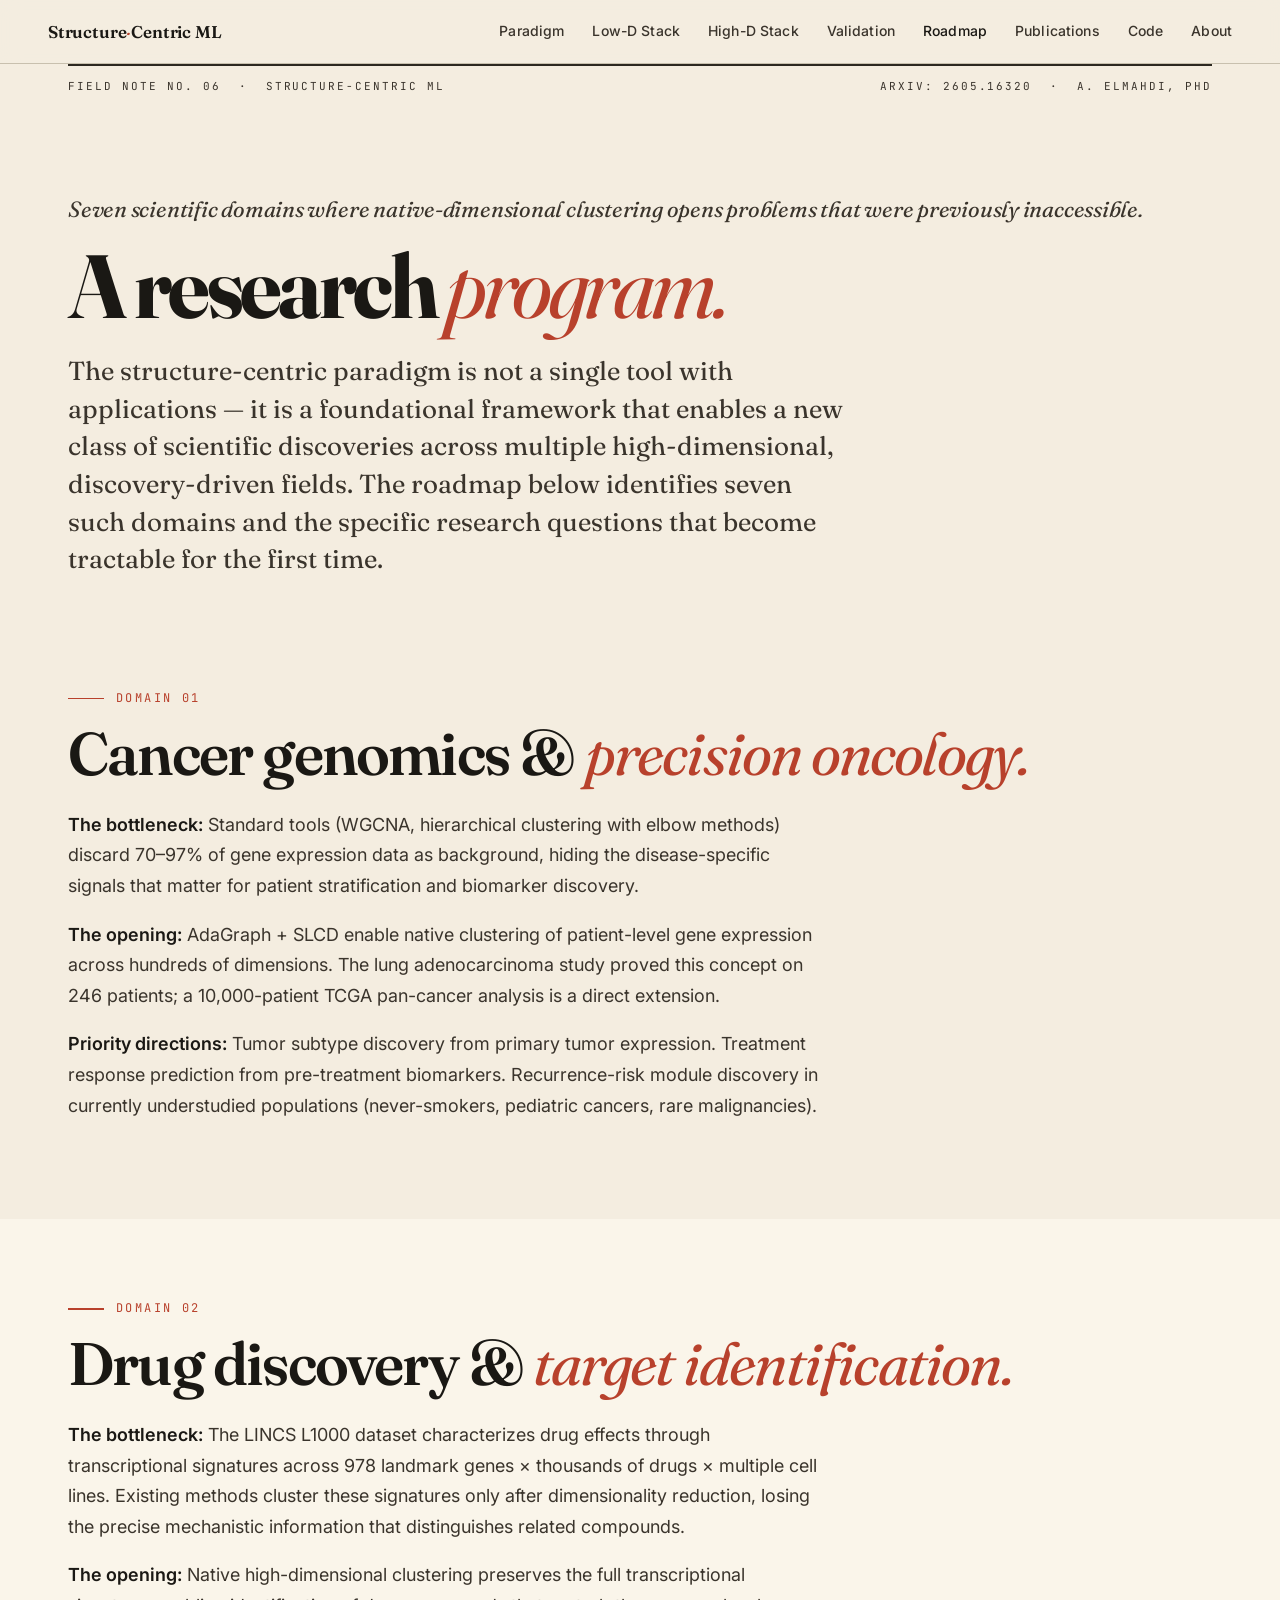
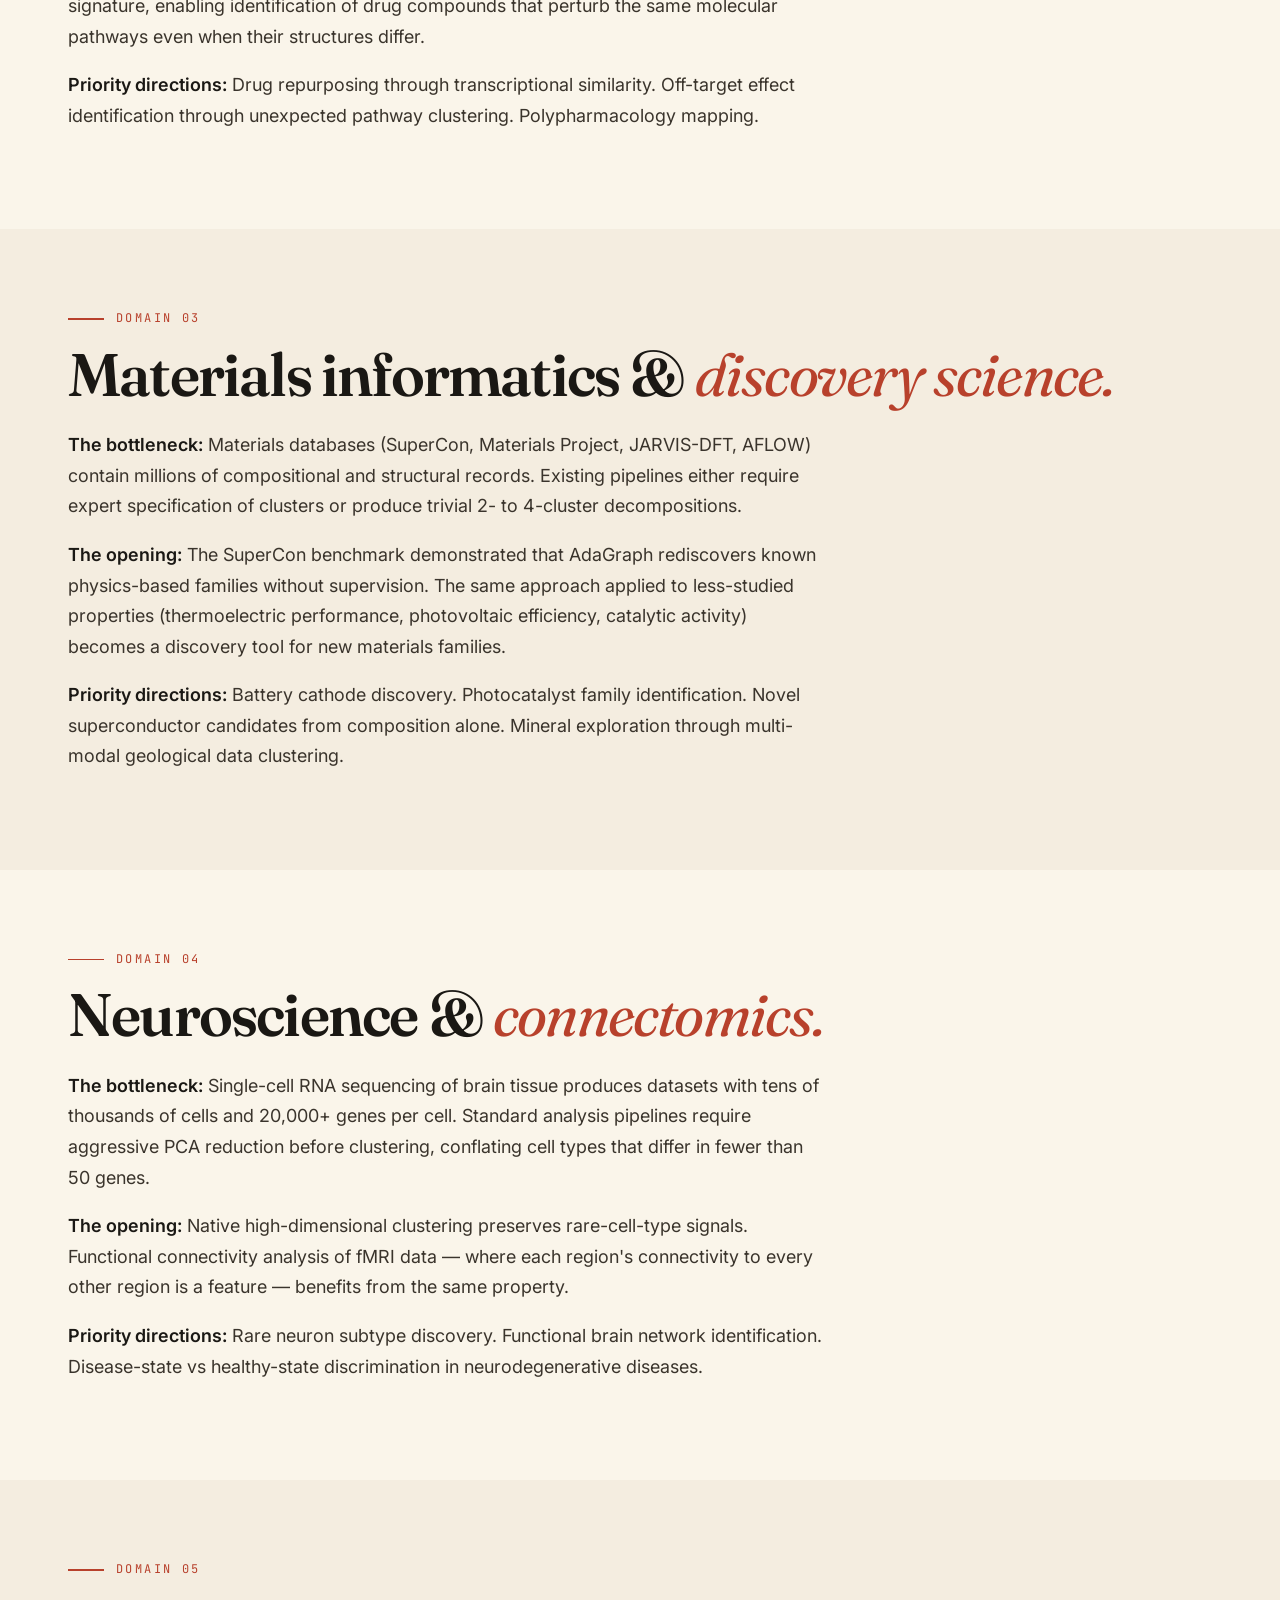
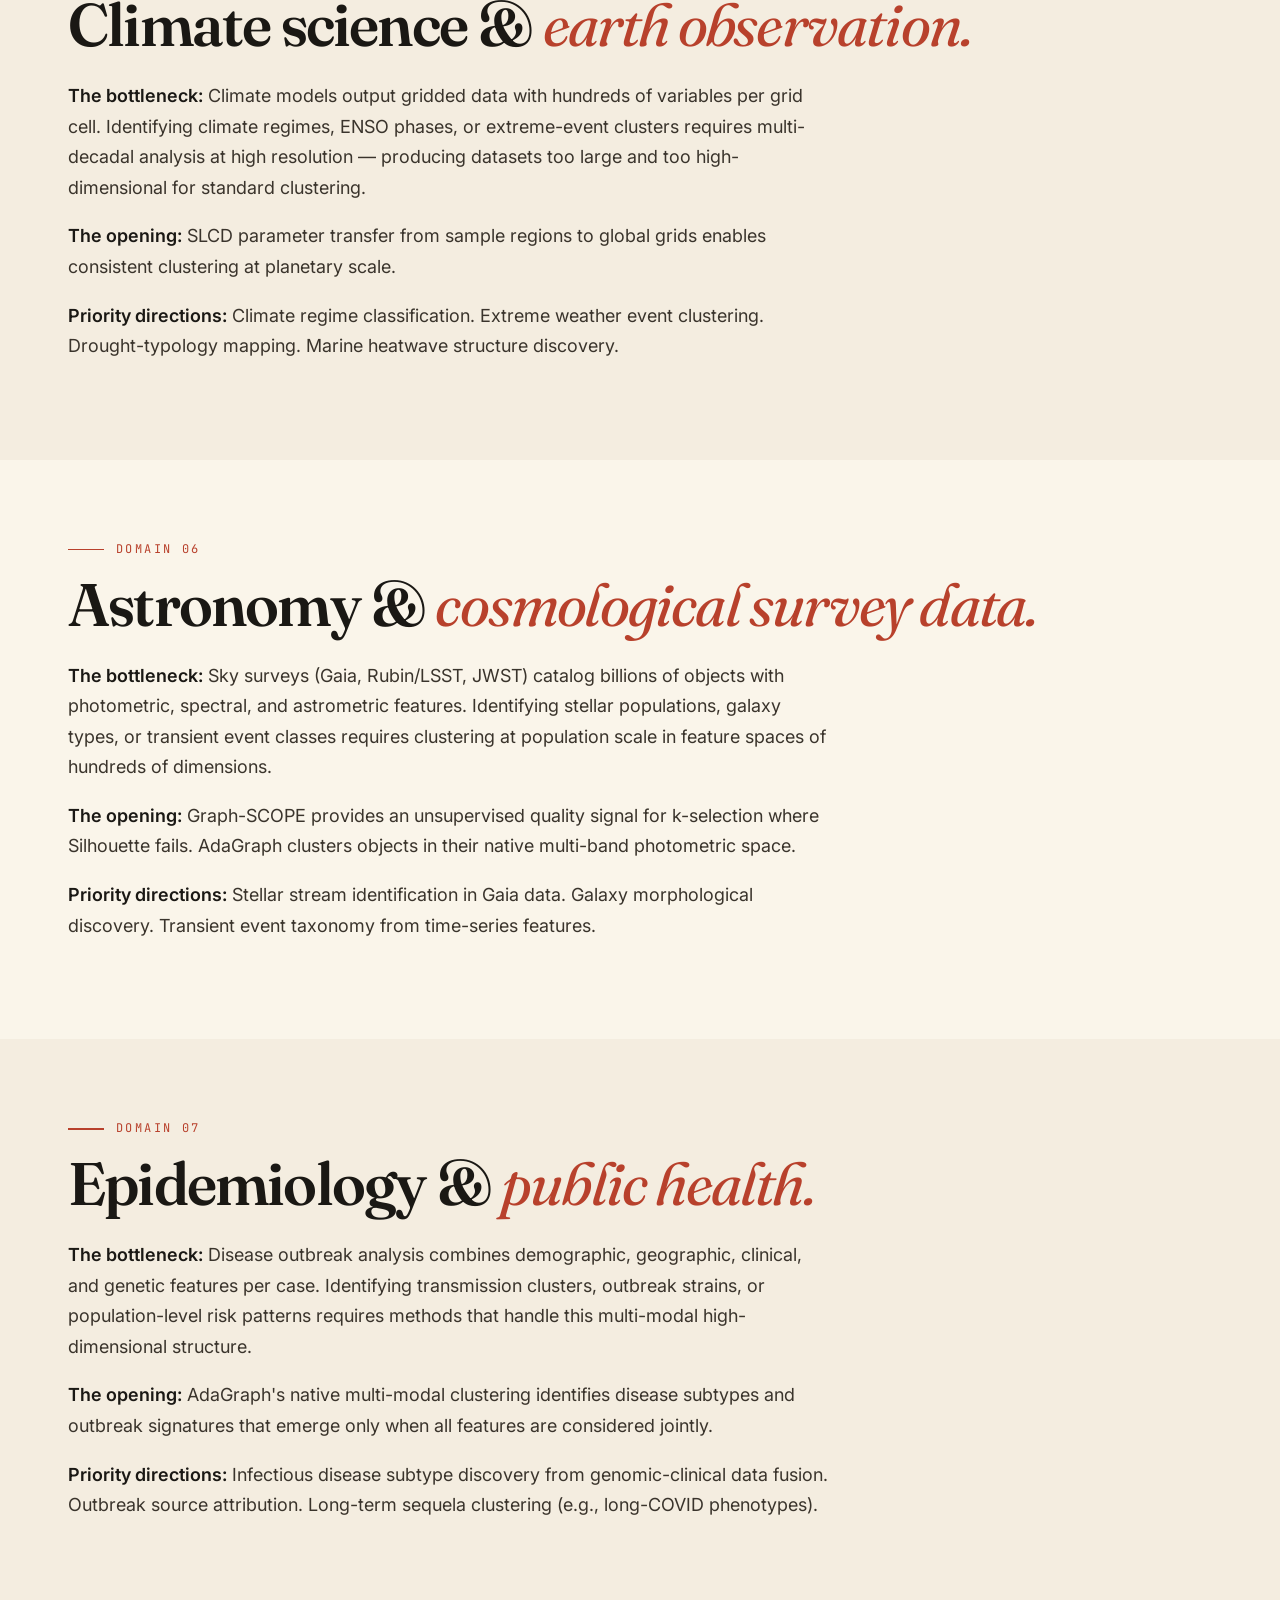
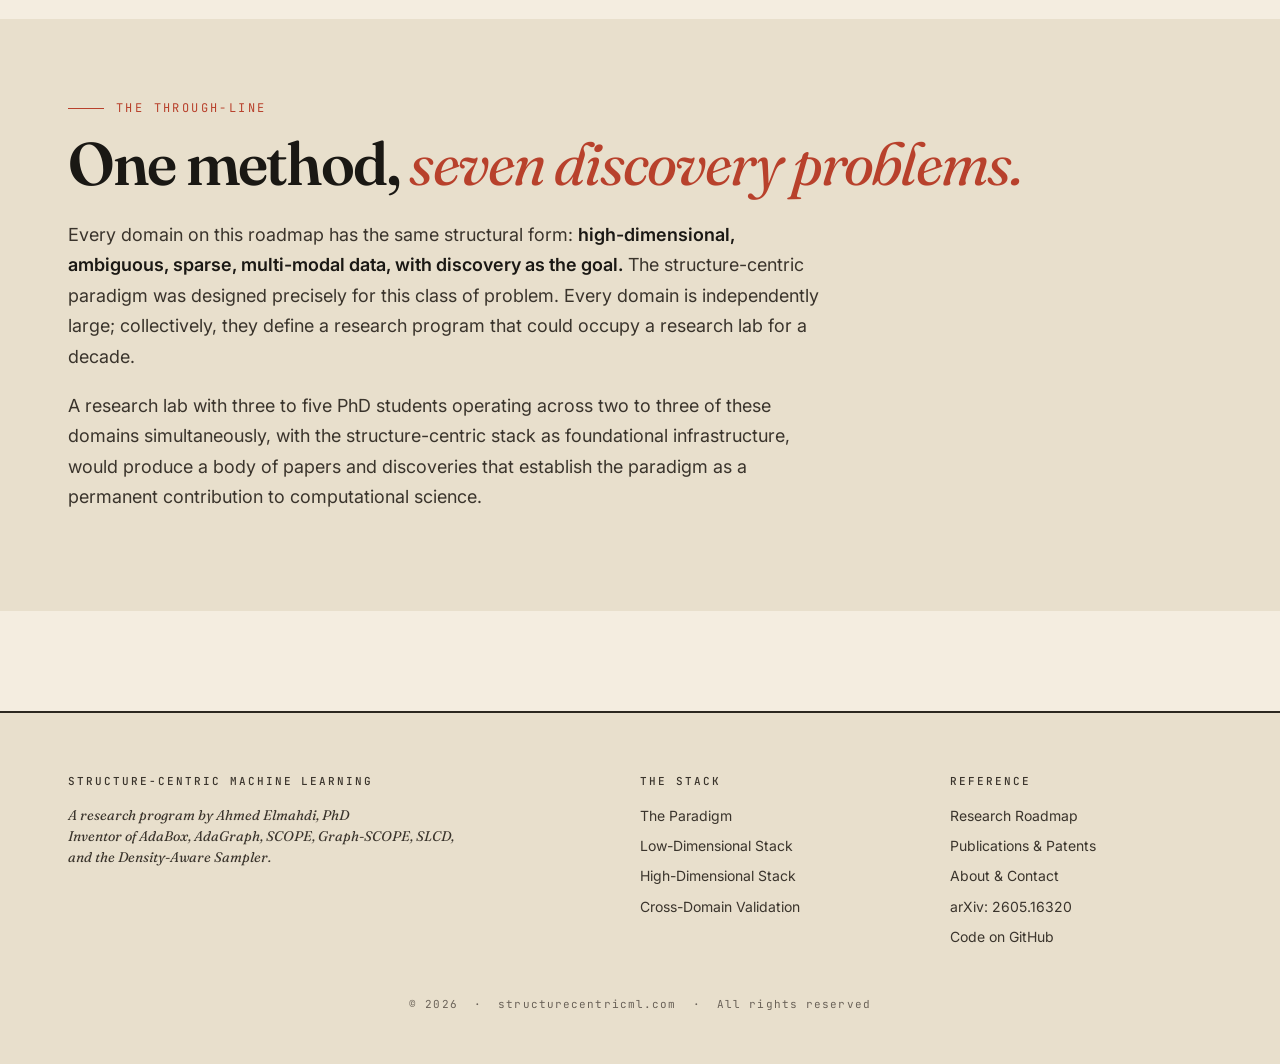
<file: roadmap.html>
<!DOCTYPE html>
<html lang="en">
<head>
<meta charset="utf-8"/>
<meta name="viewport" content="width=device-width, initial-scale=1"/>
<title>Research Roadmap — Structure-Centric ML</title>
<meta name="description" content="Structure-Centric Machine Learning: a new paradigm for native-dimensional clustering. AdaBox, AdaGraph, SCOPE, Graph-SCOPE, SLCD."/>
<link rel="preconnect" href="https://fonts.googleapis.com">
<link rel="preconnect" href="https://fonts.gstatic.com" crossorigin>
<link href="https://fonts.googleapis.com/css2?family=Fraunces:ital,opsz,wght@0,9..144,300;0,9..144,400;0,9..144,500;0,9..144,600;0,9..144,700;0,9..144,800;1,9..144,300;1,9..144,400;1,9..144,500;1,9..144,600&family=Inter:wght@300;400;500;600;700&family=JetBrains+Mono:wght@400;500&display=swap" rel="stylesheet">
<link rel="icon" type="image/svg+xml" href="favicon.svg"/>
<link rel="stylesheet" href="style.css"/>
</head>
<body>
<header class="topnav">
  <div class="topnav-inner">
    <a href="index.html" class="brand">Structure<span class="accent">·</span>Centric ML</a>
    <nav>
      <a href="paradigm.html"   >Paradigm</a>
      <a href="low-d.html"      >Low-D Stack</a>
      <a href="high-d.html"     >High-D Stack</a>
      <a href="validation.html" >Validation</a>
      <a href="roadmap.html"    class="current">Roadmap</a>
      <a href="publications.html" >Publications</a>
      <a href="https://github.com/When-Plan-B-Comes-First/scml" >Code</a>
      <a href="about.html"      >About</a>
    </nav>
  </div>
</header>

<div class="container">
  <div class="issue-plate">
    <div>Field Note No. 06 &nbsp;·&nbsp; Structure-Centric ML</div>
    <div class="right">arXiv: 2605.16320 &nbsp;·&nbsp; A. Elmahdi, PhD</div>
  </div>
  <div class="page-hero">
    <div class="kicker">Seven scientific domains where native-dimensional clustering opens problems that were previously inaccessible.</div>
    <h1>A research <span class="em">program.</span></h1>
    <p class="lede">The structure-centric paradigm is not a single tool with applications — it is a foundational framework that enables a new class of scientific discoveries across multiple high-dimensional, discovery-driven fields. The roadmap below identifies seven such domains and the specific research questions that become tractable for the first time.</p>
  </div>
</div>

<section class="section">
  <div class="container">
    <div class="section-tag">Domain 01</div>
    <h2>Cancer genomics &amp; <span class="em">precision oncology.</span></h2>
    <p>
      <strong>The bottleneck:</strong> Standard tools (WGCNA, hierarchical clustering with elbow methods)
      discard 70&ndash;97% of gene expression data as background, hiding the disease-specific signals that
      matter for patient stratification and biomarker discovery.
    </p>
    <p>
      <strong>The opening:</strong> AdaGraph + SLCD enable native clustering of patient-level gene expression
      across hundreds of dimensions. The lung adenocarcinoma study proved this concept on 246 patients;
      a 10,000-patient TCGA pan-cancer analysis is a direct extension.
    </p>
    <p>
      <strong>Priority directions:</strong> Tumor subtype discovery from primary tumor expression. Treatment
      response prediction from pre-treatment biomarkers. Recurrence-risk module discovery in
      currently understudied populations (never-smokers, pediatric cancers, rare malignancies).
    </p>
  </div>
</section>

<section class="section" style="background: var(--paper-soft);">
  <div class="container">
    <div class="section-tag">Domain 02</div>
    <h2>Drug discovery &amp; <span class="em">target identification.</span></h2>
    <p>
      <strong>The bottleneck:</strong> The LINCS L1000 dataset characterizes drug effects through
      transcriptional signatures across 978 landmark genes &times; thousands of drugs &times; multiple cell
      lines. Existing methods cluster these signatures only after dimensionality reduction, losing the
      precise mechanistic information that distinguishes related compounds.
    </p>
    <p>
      <strong>The opening:</strong> Native high-dimensional clustering preserves the full transcriptional
      signature, enabling identification of drug compounds that perturb the same molecular pathways
      even when their structures differ.
    </p>
    <p>
      <strong>Priority directions:</strong> Drug repurposing through transcriptional similarity. Off-target
      effect identification through unexpected pathway clustering. Polypharmacology mapping.
    </p>
  </div>
</section>

<section class="section">
  <div class="container">
    <div class="section-tag">Domain 03</div>
    <h2>Materials informatics &amp; <span class="em">discovery science.</span></h2>
    <p>
      <strong>The bottleneck:</strong> Materials databases (SuperCon, Materials Project, JARVIS-DFT, AFLOW)
      contain millions of compositional and structural records. Existing pipelines either require expert
      specification of clusters or produce trivial 2- to 4-cluster decompositions.
    </p>
    <p>
      <strong>The opening:</strong> The SuperCon benchmark demonstrated that AdaGraph rediscovers known
      physics-based families without supervision. The same approach applied to less-studied properties
      (thermoelectric performance, photovoltaic efficiency, catalytic activity) becomes a discovery
      tool for new materials families.
    </p>
    <p>
      <strong>Priority directions:</strong> Battery cathode discovery. Photocatalyst family identification.
      Novel superconductor candidates from composition alone. Mineral exploration through multi-modal
      geological data clustering.
    </p>
  </div>
</section>

<section class="section" style="background: var(--paper-soft);">
  <div class="container">
    <div class="section-tag">Domain 04</div>
    <h2>Neuroscience &amp; <span class="em">connectomics.</span></h2>
    <p>
      <strong>The bottleneck:</strong> Single-cell RNA sequencing of brain tissue produces datasets with
      tens of thousands of cells and 20,000+ genes per cell. Standard analysis pipelines require
      aggressive PCA reduction before clustering, conflating cell types that differ in fewer than 50
      genes.
    </p>
    <p>
      <strong>The opening:</strong> Native high-dimensional clustering preserves rare-cell-type signals.
      Functional connectivity analysis of fMRI data &mdash; where each region's connectivity to every
      other region is a feature &mdash; benefits from the same property.
    </p>
    <p>
      <strong>Priority directions:</strong> Rare neuron subtype discovery. Functional brain network
      identification. Disease-state vs healthy-state discrimination in neurodegenerative diseases.
    </p>
  </div>
</section>

<section class="section">
  <div class="container">
    <div class="section-tag">Domain 05</div>
    <h2>Climate science &amp; <span class="em">earth observation.</span></h2>
    <p>
      <strong>The bottleneck:</strong> Climate models output gridded data with hundreds of variables per
      grid cell. Identifying climate regimes, ENSO phases, or extreme-event clusters requires
      multi-decadal analysis at high resolution &mdash; producing datasets too large and too
      high-dimensional for standard clustering.
    </p>
    <p>
      <strong>The opening:</strong> SLCD parameter transfer from sample regions to global grids enables
      consistent clustering at planetary scale.
    </p>
    <p>
      <strong>Priority directions:</strong> Climate regime classification. Extreme weather event clustering.
      Drought-typology mapping. Marine heatwave structure discovery.
    </p>
  </div>
</section>

<section class="section" style="background: var(--paper-soft);">
  <div class="container">
    <div class="section-tag">Domain 06</div>
    <h2>Astronomy &amp; <span class="em">cosmological survey data.</span></h2>
    <p>
      <strong>The bottleneck:</strong> Sky surveys (Gaia, Rubin/LSST, JWST) catalog billions of objects
      with photometric, spectral, and astrometric features. Identifying stellar populations,
      galaxy types, or transient event classes requires clustering at population scale in feature
      spaces of hundreds of dimensions.
    </p>
    <p>
      <strong>The opening:</strong> Graph-SCOPE provides an unsupervised quality signal for k-selection
      where Silhouette fails. AdaGraph clusters objects in their native multi-band photometric space.
    </p>
    <p>
      <strong>Priority directions:</strong> Stellar stream identification in Gaia data. Galaxy
      morphological discovery. Transient event taxonomy from time-series features.
    </p>
  </div>
</section>

<section class="section">
  <div class="container">
    <div class="section-tag">Domain 07</div>
    <h2>Epidemiology &amp; <span class="em">public health.</span></h2>
    <p>
      <strong>The bottleneck:</strong> Disease outbreak analysis combines demographic, geographic, clinical,
      and genetic features per case. Identifying transmission clusters, outbreak strains, or
      population-level risk patterns requires methods that handle this multi-modal high-dimensional
      structure.
    </p>
    <p>
      <strong>The opening:</strong> AdaGraph's native multi-modal clustering identifies disease subtypes
      and outbreak signatures that emerge only when all features are considered jointly.
    </p>
    <p>
      <strong>Priority directions:</strong> Infectious disease subtype discovery from genomic-clinical data
      fusion. Outbreak source attribution. Long-term sequela clustering (e.g., long-COVID phenotypes).
    </p>
  </div>
</section>

<section class="section" style="background: var(--paper-deep);">
  <div class="container">
    <div class="section-tag">The Through-Line</div>
    <h2>One method, <span class="em">seven discovery problems.</span></h2>
    <p>
      Every domain on this roadmap has the same structural form: <strong>high-dimensional, ambiguous,
      sparse, multi-modal data, with discovery as the goal.</strong> The structure-centric paradigm was
      designed precisely for this class of problem. Every domain is independently large; collectively,
      they define a research program that could occupy a research lab for a decade.
    </p>
    <p>
      A research lab with three to five PhD students operating across two to three of these domains
      simultaneously, with the structure-centric stack as foundational infrastructure, would produce
      a body of papers and discoveries that establish the paradigm as a permanent contribution to
      computational science.
    </p>
  </div>
</section>

<footer class="site-footer">
  <div class="footer-inner">
    <div>
      <h4>Structure-Centric Machine Learning</h4>
      <p class="credit">A research program by Ahmed Elmahdi, PhD<br/>
      Inventor of AdaBox, AdaGraph, SCOPE, Graph-SCOPE, SLCD,<br/>
      and the Density-Aware Sampler.</p>
    </div>
    <div>
      <h4>The Stack</h4>
      <ul>
        <li><a href="paradigm.html">The Paradigm</a></li>
        <li><a href="low-d.html">Low-Dimensional Stack</a></li>
        <li><a href="high-d.html">High-Dimensional Stack</a></li>
        <li><a href="validation.html">Cross-Domain Validation</a></li>
      </ul>
    </div>
    <div>
      <h4>Reference</h4>
      <ul>
        <li><a href="roadmap.html">Research Roadmap</a></li>
        <li><a href="publications.html">Publications &amp; Patents</a></li>
        <li><a href="about.html">About &amp; Contact</a></li>
        <li><a href="https://arxiv.org/abs/2605.16320">arXiv: 2605.16320</a></li>
        <li><a href="https://github.com/When-Plan-B-Comes-First/scml">Code on GitHub</a></li>
      </ul>
    </div>
  </div>
  <div class="colophon">© 2026 &nbsp;·&nbsp; structurecentricml.com &nbsp;·&nbsp; All rights reserved</div>
</footer>
</body></html>
</file>
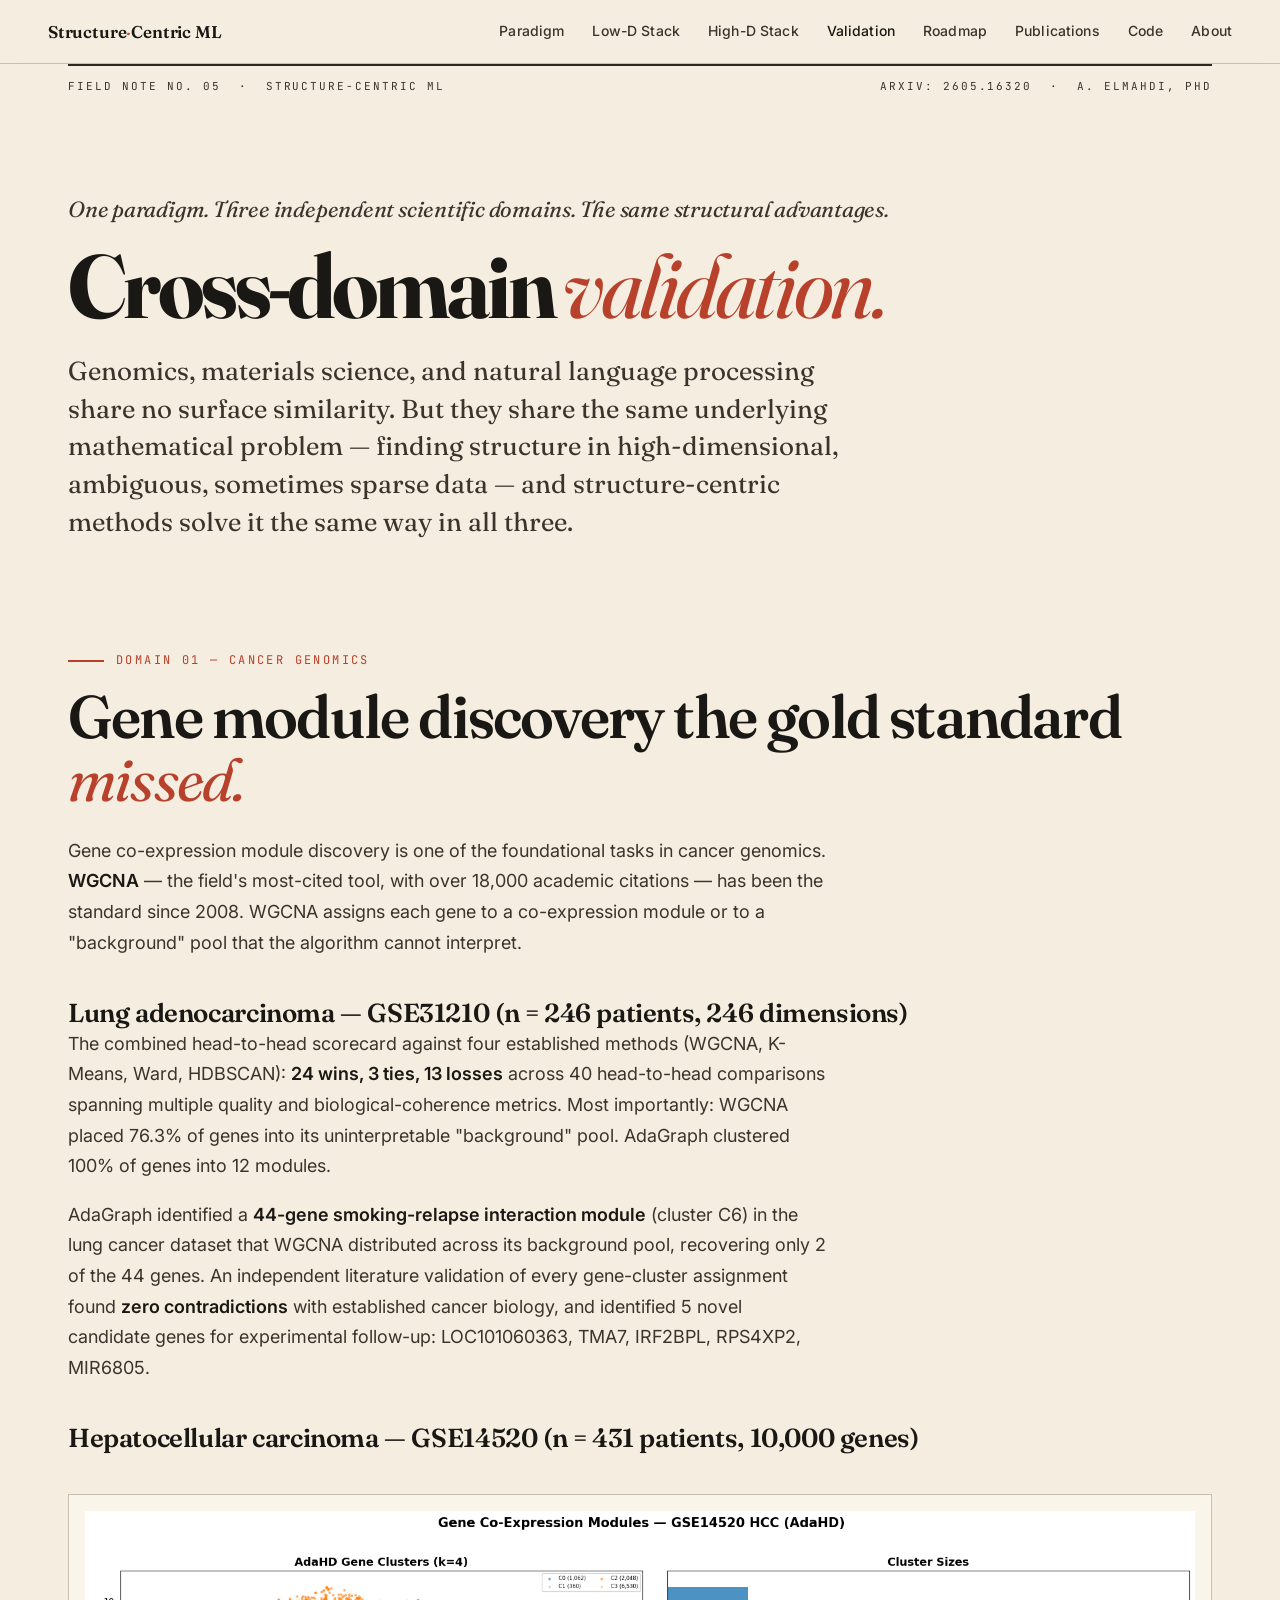
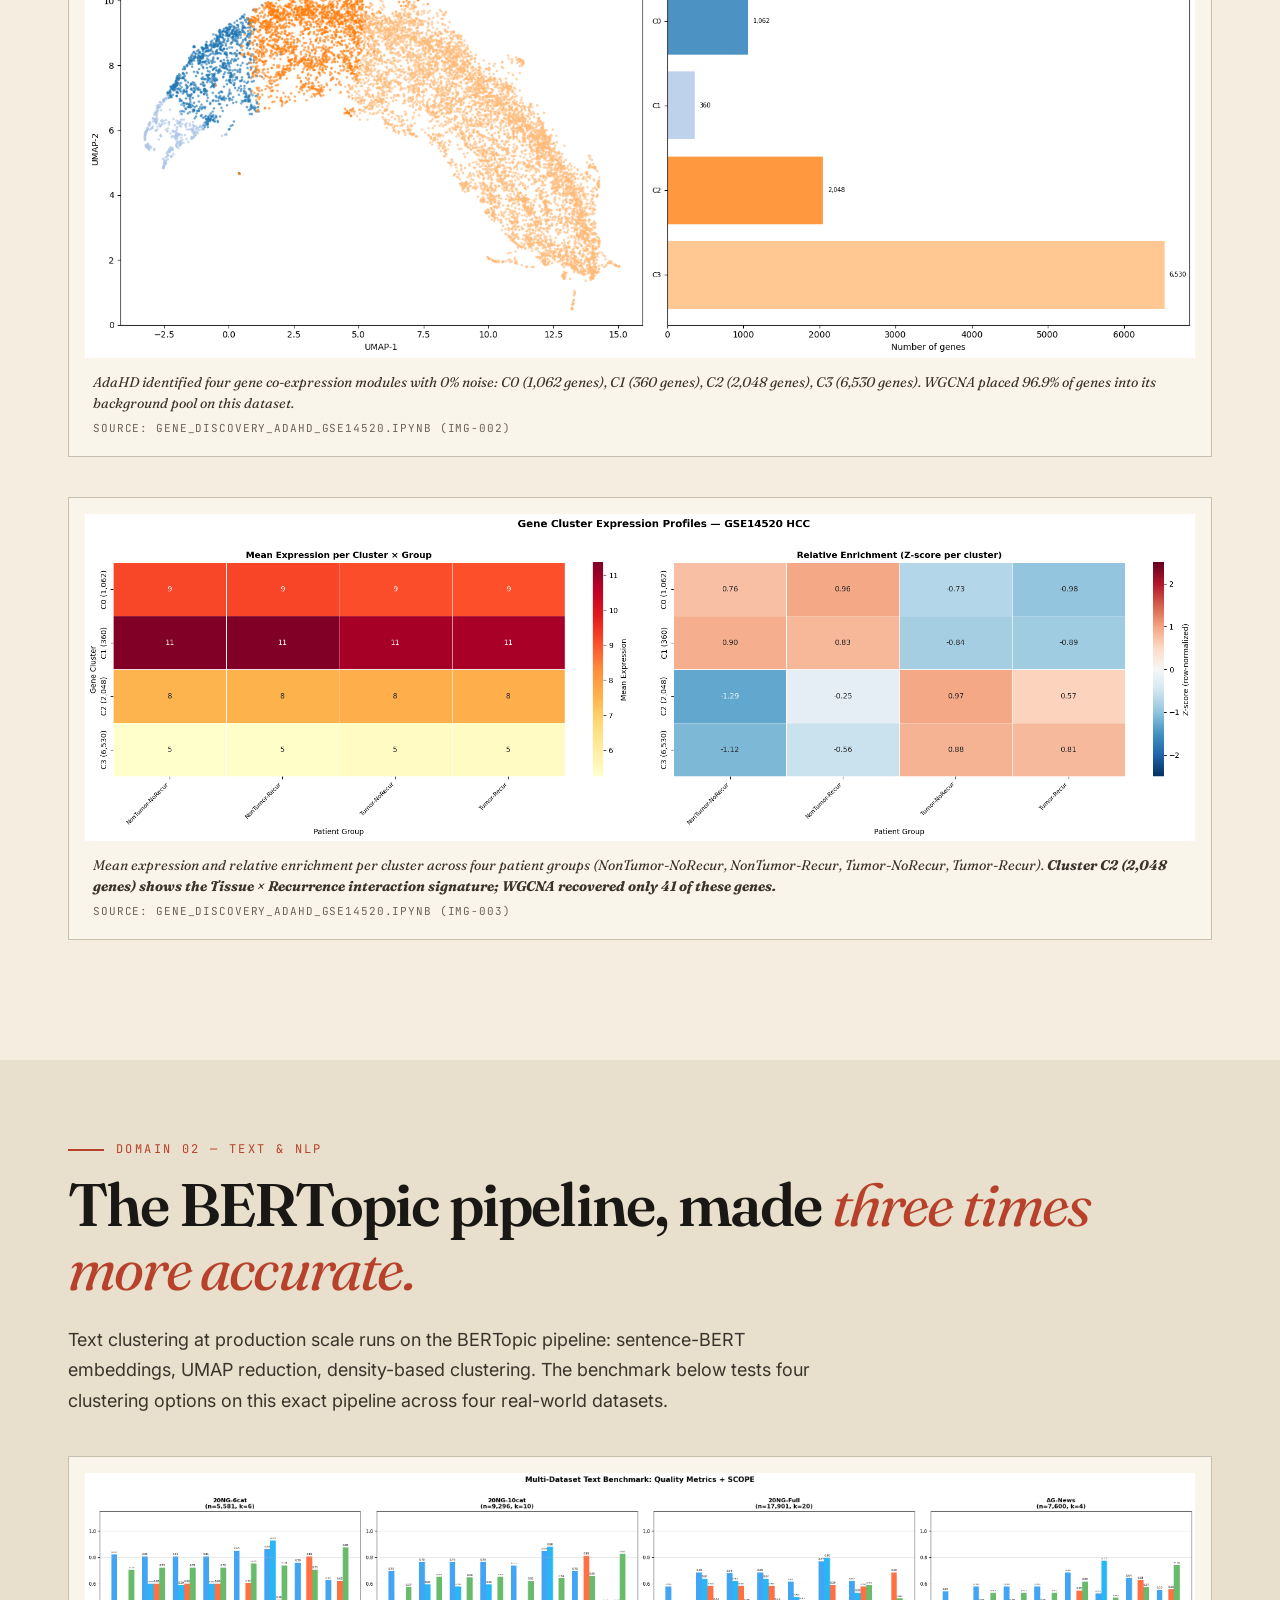
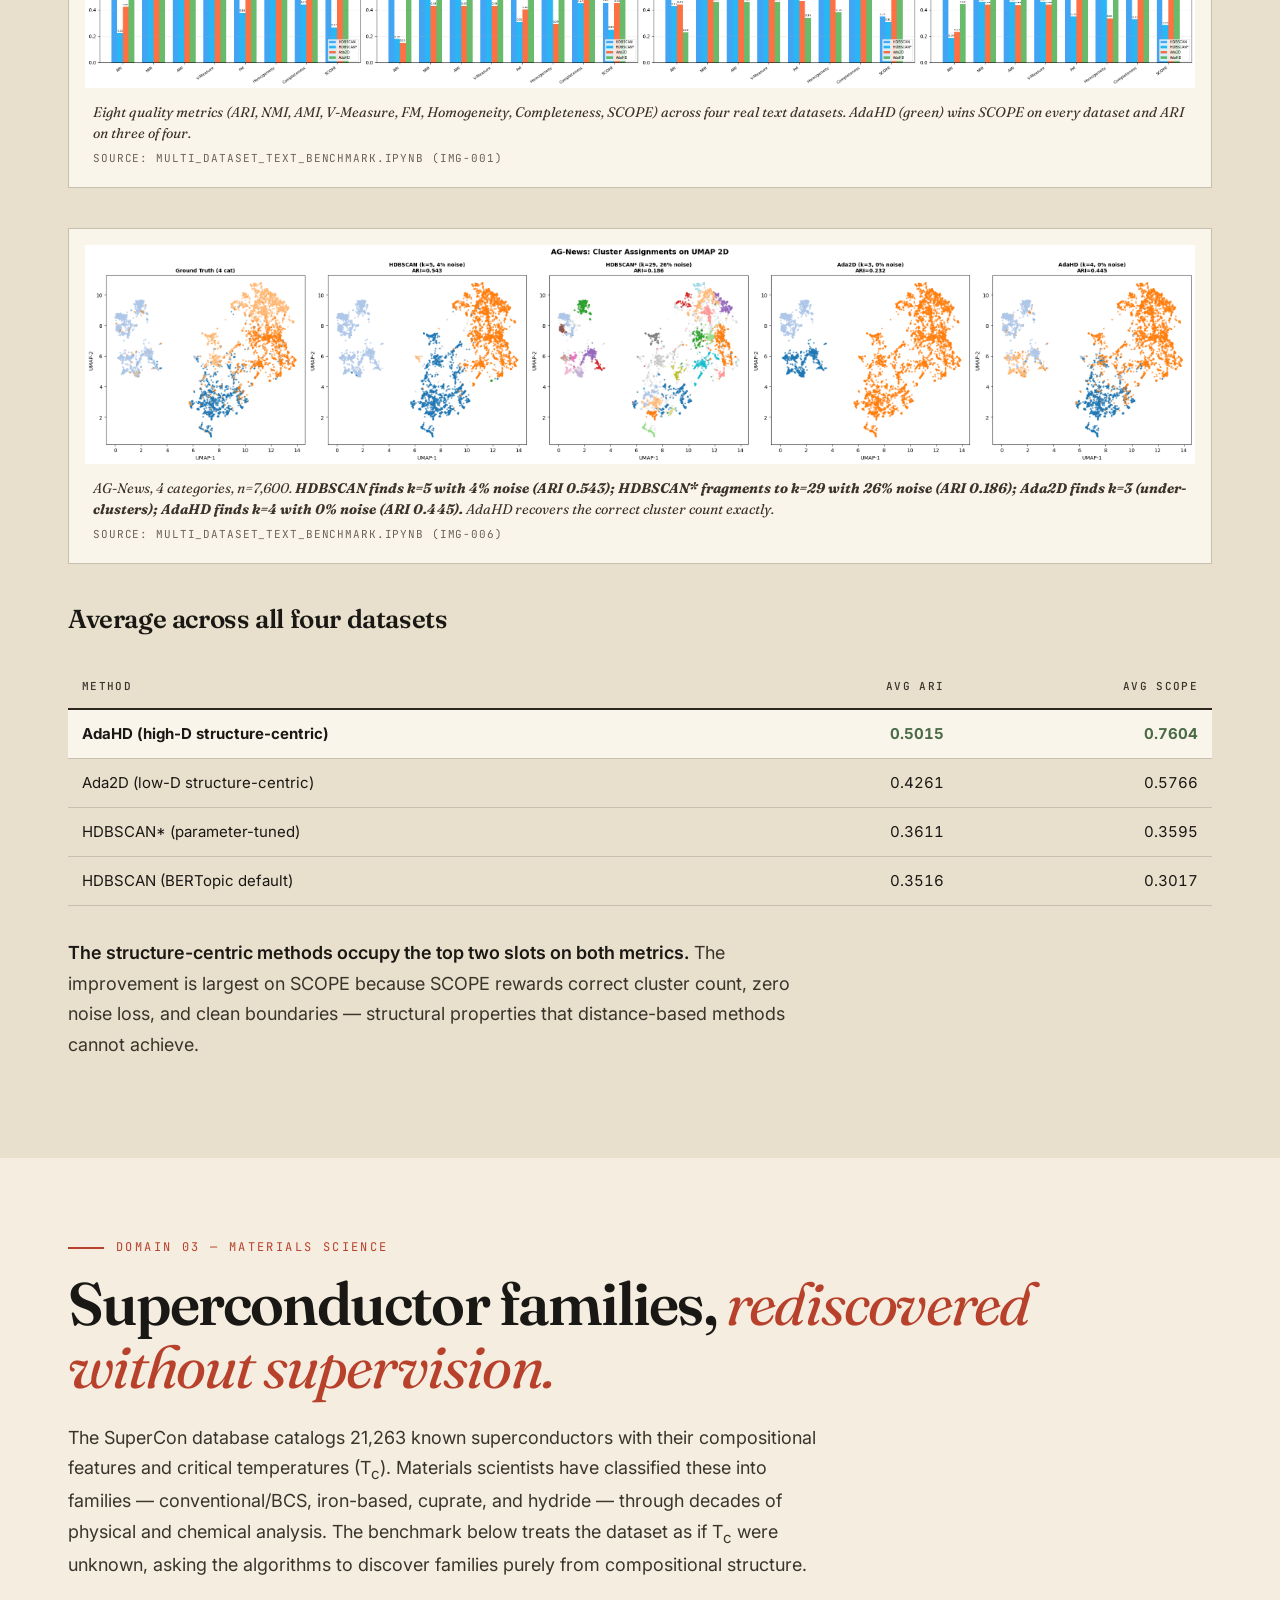
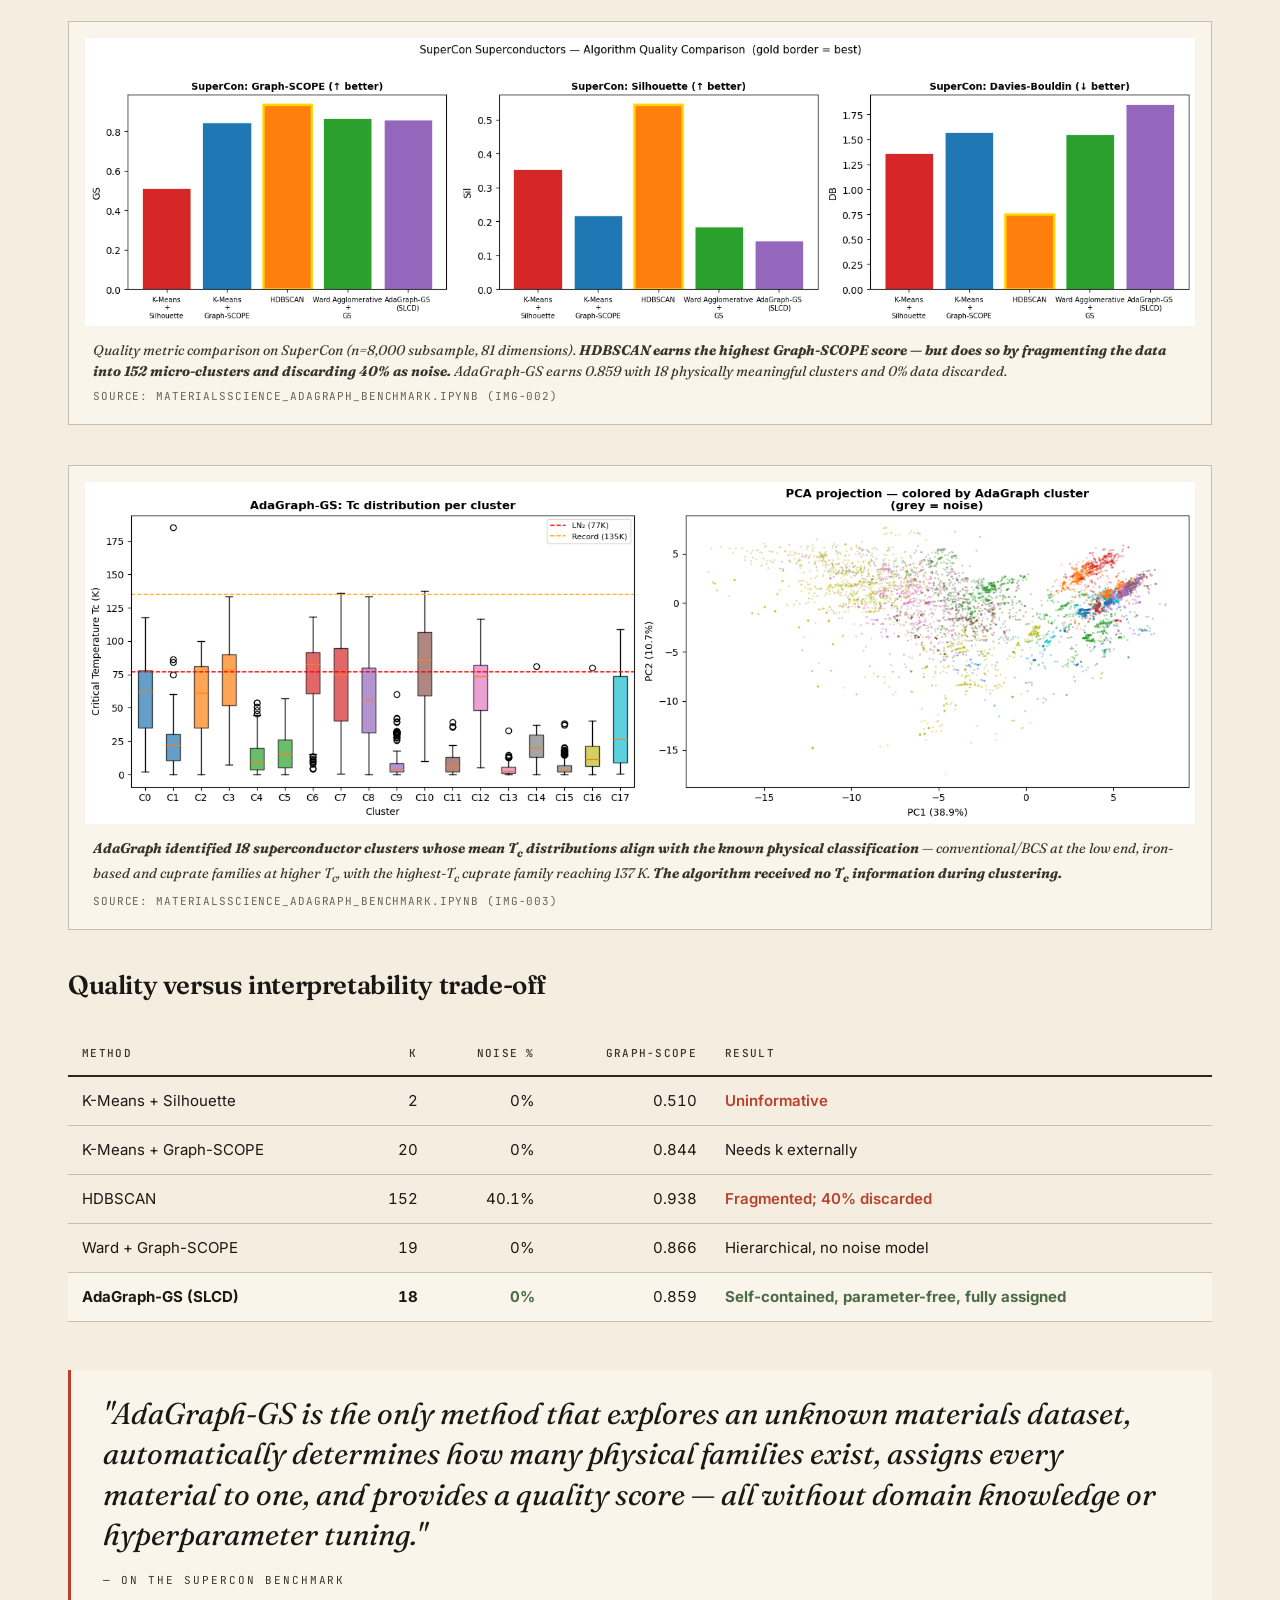
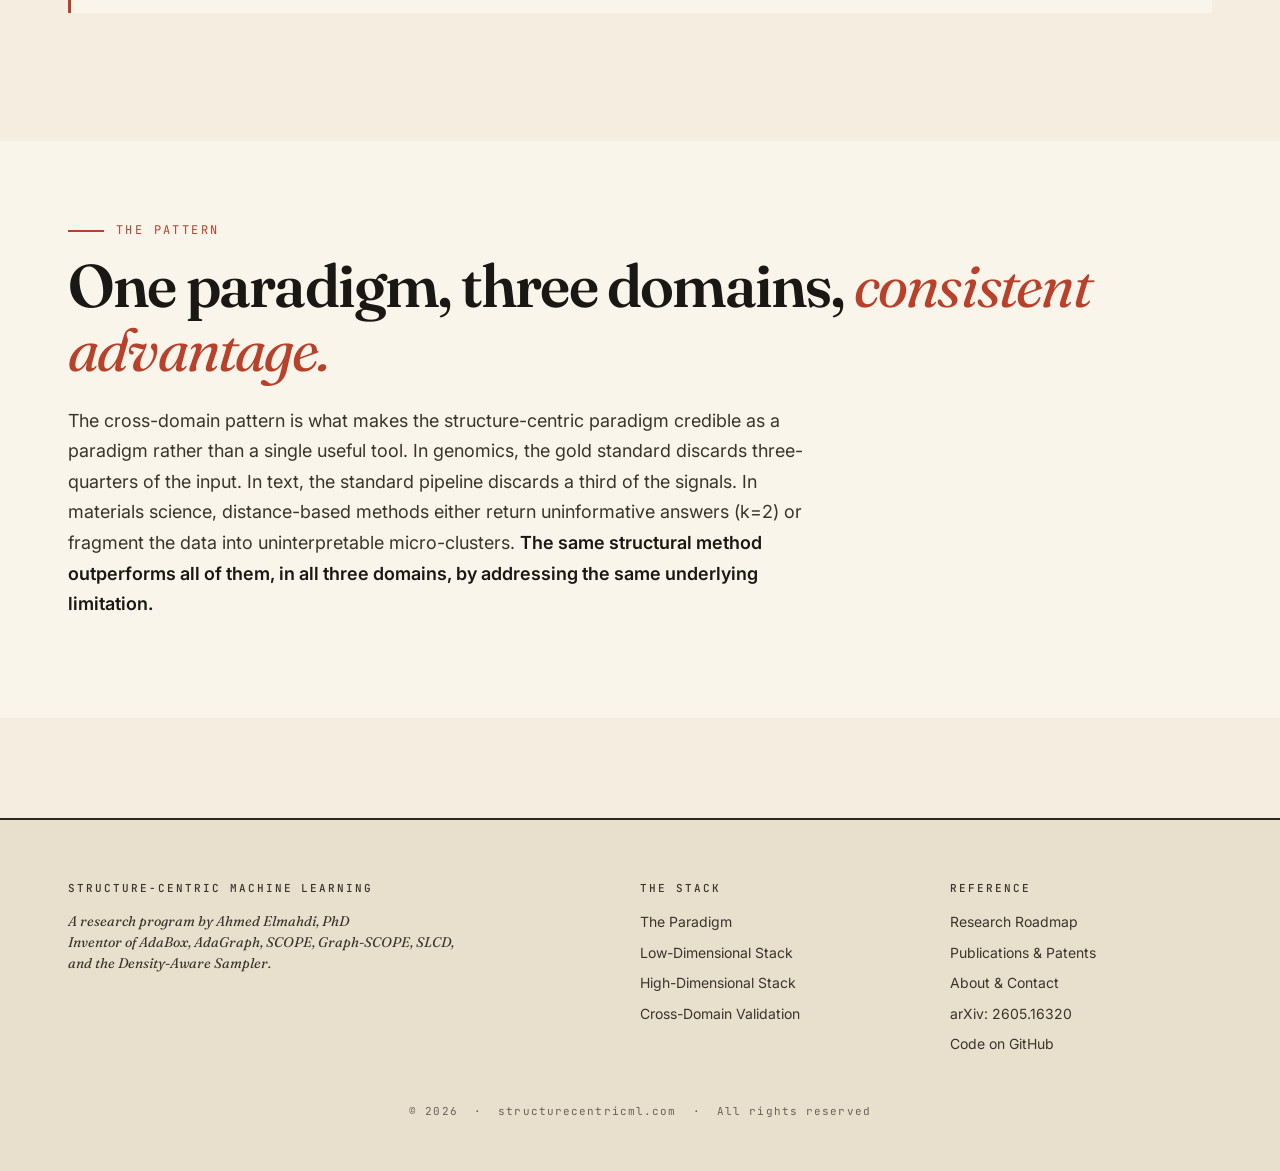
<file: validation.html>
<!DOCTYPE html>
<html lang="en">
<head>
<meta charset="utf-8"/>
<meta name="viewport" content="width=device-width, initial-scale=1"/>
<title>Cross-Domain Validation — Structure-Centric ML</title>
<meta name="description" content="Structure-Centric Machine Learning: a new paradigm for native-dimensional clustering. AdaBox, AdaGraph, SCOPE, Graph-SCOPE, SLCD."/>
<link rel="preconnect" href="https://fonts.googleapis.com">
<link rel="preconnect" href="https://fonts.gstatic.com" crossorigin>
<link href="https://fonts.googleapis.com/css2?family=Fraunces:ital,opsz,wght@0,9..144,300;0,9..144,400;0,9..144,500;0,9..144,600;0,9..144,700;0,9..144,800;1,9..144,300;1,9..144,400;1,9..144,500;1,9..144,600&family=Inter:wght@300;400;500;600;700&family=JetBrains+Mono:wght@400;500&display=swap" rel="stylesheet">
<link rel="icon" type="image/svg+xml" href="favicon.svg"/>
<link rel="stylesheet" href="style.css"/>
</head>
<body>
<header class="topnav">
  <div class="topnav-inner">
    <a href="index.html" class="brand">Structure<span class="accent">·</span>Centric ML</a>
    <nav>
      <a href="paradigm.html"   >Paradigm</a>
      <a href="low-d.html"      >Low-D Stack</a>
      <a href="high-d.html"     >High-D Stack</a>
      <a href="validation.html" class="current">Validation</a>
      <a href="roadmap.html"    >Roadmap</a>
      <a href="publications.html" >Publications</a>
      <a href="https://github.com/When-Plan-B-Comes-First/scml" >Code</a>
      <a href="about.html"      >About</a>
    </nav>
  </div>
</header>

<div class="container">
  <div class="issue-plate">
    <div>Field Note No. 05 &nbsp;·&nbsp; Structure-Centric ML</div>
    <div class="right">arXiv: 2605.16320 &nbsp;·&nbsp; A. Elmahdi, PhD</div>
  </div>
  <div class="page-hero">
    <div class="kicker">One paradigm. Three independent scientific domains. The same structural advantages.</div>
    <h1>Cross-domain <span class="em">validation.</span></h1>
    <p class="lede">Genomics, materials science, and natural language processing share no surface similarity. But they share the same underlying mathematical problem — finding structure in high-dimensional, ambiguous, sometimes sparse data — and structure-centric methods solve it the same way in all three.</p>
  </div>
</div>

<section class="section" id="genomics">
  <div class="container">
    <div class="section-tag">Domain 01 — Cancer Genomics</div>
    <h2>Gene module discovery the gold standard <span class="em">missed.</span></h2>
    <p>
      Gene co-expression module discovery is one of the foundational tasks in cancer genomics.
      <strong>WGCNA</strong> &mdash; the field's most-cited tool, with over 18,000 academic citations &mdash;
      has been the standard since 2008. WGCNA assigns each gene to a co-expression module or to a
      "background" pool that the algorithm cannot interpret.
    </p>

    <h3 style="margin-top: 40px; font-size: 26px;">Lung adenocarcinoma — GSE31210 (n = 246 patients, 246 dimensions)</h3>
    <p>
      The combined head-to-head scorecard against four established methods (WGCNA, K-Means, Ward, HDBSCAN):
      <strong>24 wins, 3 ties, 13 losses</strong> across 40 head-to-head comparisons spanning multiple
      quality and biological-coherence metrics. Most importantly: WGCNA placed 76.3% of genes into its
      uninterpretable "background" pool. AdaGraph clustered 100% of genes into 12 modules.
    </p>
    <p>
      AdaGraph identified a <strong>44-gene smoking-relapse interaction module</strong> (cluster C6) in the
      lung cancer dataset that WGCNA distributed across its background pool, recovering only 2 of the 44
      genes. An independent literature validation of every gene-cluster assignment found
      <strong>zero contradictions</strong> with established cancer biology, and identified 5 novel candidate
      genes for experimental follow-up: LOC101060363, TMA7, IRF2BPL, RPS4XP2, MIR6805.
    </p>

    <h3 style="margin-top: 40px; font-size: 26px;">Hepatocellular carcinoma — GSE14520 (n = 431 patients, 10,000 genes)</h3>
    <figure>
      <img src="assets/curated/genomics_modules_umap.png" alt="AdaHD gene co-expression modules in GSE14520 hepatocellular carcinoma"/>
      <figcaption>
        AdaHD identified four gene co-expression modules with 0% noise: C0 (1,062 genes), C1 (360 genes),
        C2 (2,048 genes), C3 (6,530 genes). WGCNA placed 96.9% of genes into its background pool on this
        dataset.
        <span class="src">Source: Gene_Discovery_AdaHD_GSE14520.ipynb (img-002)</span>
      </figcaption>
    </figure>

    <figure>
      <img src="assets/curated/genomics_expression_heatmap.png" alt="Gene cluster expression profiles across patient groups"/>
      <figcaption>
        Mean expression and relative enrichment per cluster across four patient groups
        (NonTumor-NoRecur, NonTumor-Recur, Tumor-NoRecur, Tumor-Recur). <strong>Cluster C2
        (2,048 genes) shows the Tissue × Recurrence interaction signature; WGCNA recovered only 41 of
        these genes.</strong>
        <span class="src">Source: Gene_Discovery_AdaHD_GSE14520.ipynb (img-003)</span>
      </figcaption>
    </figure>
  </div>
</section>

<section class="section" id="text" style="background: var(--paper-deep);">
  <div class="container">
    <div class="section-tag">Domain 02 — Text &amp; NLP</div>
    <h2>The BERTopic pipeline, made <span class="em">three times more accurate.</span></h2>
    <p>
      Text clustering at production scale runs on the BERTopic pipeline: sentence-BERT embeddings,
      UMAP reduction, density-based clustering. The benchmark below tests four clustering options on
      this exact pipeline across four real-world datasets.
    </p>

    <figure>
      <img src="assets/curated/text_metrics_grouped.png" alt="Quality metrics across 4 datasets and 4 methods"/>
      <figcaption>
        Eight quality metrics (ARI, NMI, AMI, V-Measure, FM, Homogeneity, Completeness, SCOPE) across
        four real text datasets. AdaHD (green) wins SCOPE on every dataset and ARI on three of four.
        <span class="src">Source: Multi_Dataset_Text_Benchmark.ipynb (img-001)</span>
      </figcaption>
    </figure>

    <figure>
      <img src="assets/curated/text_agnews_scatter.png" alt="AG-News UMAP scatter, ground truth vs HDBSCAN vs HDBSCAN* vs Ada2D vs AdaHD"/>
      <figcaption>
        AG-News, 4 categories, n=7,600. <strong>HDBSCAN finds k=5 with 4% noise (ARI 0.543); HDBSCAN* fragments
        to k=29 with 26% noise (ARI 0.186); Ada2D finds k=3 (under-clusters); AdaHD finds k=4 with 0% noise
        (ARI 0.445).</strong> AdaHD recovers the correct cluster count exactly.
        <span class="src">Source: Multi_Dataset_Text_Benchmark.ipynb (img-006)</span>
      </figcaption>
    </figure>

    <h3 style="margin-top: 40px; font-size: 26px;">Average across all four datasets</h3>
    <table class="mt-4">
      <thead>
        <tr><th>Method</th><th class="num">Avg ARI</th><th class="num">Avg SCOPE</th></tr>
      </thead>
      <tbody>
        <tr class="bg-row"><td><strong>AdaHD (high-D structure-centric)</strong></td><td class="num win"><strong>0.5015</strong></td><td class="num win"><strong>0.7604</strong></td></tr>
        <tr><td>Ada2D (low-D structure-centric)</td><td class="num">0.4261</td><td class="num">0.5766</td></tr>
        <tr><td>HDBSCAN* (parameter-tuned)</td><td class="num">0.3611</td><td class="num">0.3595</td></tr>
        <tr><td>HDBSCAN (BERTopic default)</td><td class="num">0.3516</td><td class="num">0.3017</td></tr>
      </tbody>
    </table>
    <p class="mt-4">
      <strong>The structure-centric methods occupy the top two slots on both metrics.</strong> The improvement
      is largest on SCOPE because SCOPE rewards correct cluster count, zero noise loss, and clean
      boundaries &mdash; structural properties that distance-based methods cannot achieve.
    </p>
  </div>
</section>

<section class="section" id="materials">
  <div class="container">
    <div class="section-tag">Domain 03 — Materials Science</div>
    <h2>Superconductor families, <span class="em">rediscovered without supervision.</span></h2>
    <p>
      The SuperCon database catalogs 21,263 known superconductors with their compositional features and
      critical temperatures (T<sub>c</sub>). Materials scientists have classified these into families
      &mdash; conventional/BCS, iron-based, cuprate, and hydride &mdash; through decades of physical
      and chemical analysis. The benchmark below treats the dataset as if T<sub>c</sub> were unknown,
      asking the algorithms to discover families purely from compositional structure.
    </p>

    <figure>
      <img src="assets/curated/materials_quality_comparison.png" alt="SuperCon superconductors algorithm quality comparison: Graph-SCOPE, Silhouette, Davies-Bouldin"/>
      <figcaption>
        Quality metric comparison on SuperCon (n=8,000 subsample, 81 dimensions). <strong>HDBSCAN earns the
        highest Graph-SCOPE score &mdash; but does so by fragmenting the data into 152 micro-clusters and
        discarding 40% as noise.</strong> AdaGraph-GS earns 0.859 with 18 physically meaningful clusters and
        0% data discarded.
        <span class="src">Source: MaterialsScience_AdaGraph_Benchmark.ipynb (img-002)</span>
      </figcaption>
    </figure>

    <figure>
      <img src="assets/curated/materials_tc_per_cluster.png" alt="AdaGraph cluster Tc distribution and PCA projection"/>
      <figcaption>
        <strong>AdaGraph identified 18 superconductor clusters whose mean T<sub>c</sub> distributions align
        with the known physical classification</strong> &mdash; conventional/BCS at the low end, iron-based and
        cuprate families at higher T<sub>c</sub>, with the highest-T<sub>c</sub> cuprate family reaching 137 K.
        <strong>The algorithm received no T<sub>c</sub> information during clustering.</strong>
        <span class="src">Source: MaterialsScience_AdaGraph_Benchmark.ipynb (img-003)</span>
      </figcaption>
    </figure>

    <h3 style="margin-top: 40px; font-size: 26px;">Quality versus interpretability trade-off</h3>
    <table class="mt-4">
      <thead>
        <tr><th>Method</th><th class="num">k</th><th class="num">Noise %</th><th class="num">Graph-SCOPE</th><th>Result</th></tr>
      </thead>
      <tbody>
        <tr><td>K-Means + Silhouette</td><td class="num">2</td><td class="num">0%</td><td class="num">0.510</td><td class="loss">Uninformative</td></tr>
        <tr><td>K-Means + Graph-SCOPE</td><td class="num">20</td><td class="num">0%</td><td class="num">0.844</td><td>Needs k externally</td></tr>
        <tr><td>HDBSCAN</td><td class="num">152</td><td class="num">40.1%</td><td class="num">0.938</td><td class="loss">Fragmented; 40% discarded</td></tr>
        <tr><td>Ward + Graph-SCOPE</td><td class="num">19</td><td class="num">0%</td><td class="num">0.866</td><td>Hierarchical, no noise model</td></tr>
        <tr class="bg-row"><td><strong>AdaGraph-GS (SLCD)</strong></td><td class="num"><strong>18</strong></td><td class="num win"><strong>0%</strong></td><td class="num">0.859</td><td class="win"><strong>Self-contained, parameter-free, fully assigned</strong></td></tr>
      </tbody>
    </table>

    <div class="callout mt-6">
      <div class="pull">AdaGraph-GS is the only method that explores an unknown materials dataset, automatically determines how many physical families exist, assigns every material to one, and provides a quality score — all without domain knowledge or hyperparameter tuning.</div>
      <div class="attribution">— On the SuperCon benchmark</div>
    </div>
  </div>
</section>

<section class="section" style="background: var(--paper-soft);">
  <div class="container">
    <div class="section-tag">The Pattern</div>
    <h2>One paradigm, three domains, <span class="em">consistent advantage.</span></h2>
    <p>
      The cross-domain pattern is what makes the structure-centric paradigm credible as a paradigm rather
      than a single useful tool. In genomics, the gold standard discards three-quarters of the input. In
      text, the standard pipeline discards a third of the signals. In materials science, distance-based
      methods either return uninformative answers (k=2) or fragment the data into uninterpretable
      micro-clusters. <strong>The same structural method outperforms all of them, in all three domains, by
      addressing the same underlying limitation.</strong>
    </p>
  </div>
</section>

<footer class="site-footer">
  <div class="footer-inner">
    <div>
      <h4>Structure-Centric Machine Learning</h4>
      <p class="credit">A research program by Ahmed Elmahdi, PhD<br/>
      Inventor of AdaBox, AdaGraph, SCOPE, Graph-SCOPE, SLCD,<br/>
      and the Density-Aware Sampler.</p>
    </div>
    <div>
      <h4>The Stack</h4>
      <ul>
        <li><a href="paradigm.html">The Paradigm</a></li>
        <li><a href="low-d.html">Low-Dimensional Stack</a></li>
        <li><a href="high-d.html">High-Dimensional Stack</a></li>
        <li><a href="validation.html">Cross-Domain Validation</a></li>
      </ul>
    </div>
    <div>
      <h4>Reference</h4>
      <ul>
        <li><a href="roadmap.html">Research Roadmap</a></li>
        <li><a href="publications.html">Publications &amp; Patents</a></li>
        <li><a href="about.html">About &amp; Contact</a></li>
        <li><a href="https://arxiv.org/abs/2605.16320">arXiv: 2605.16320</a></li>
        <li><a href="https://github.com/When-Plan-B-Comes-First/scml">Code on GitHub</a></li>
      </ul>
    </div>
  </div>
  <div class="colophon">© 2026 &nbsp;·&nbsp; structurecentricml.com &nbsp;·&nbsp; All rights reserved</div>
</footer>
</body></html>
</file>
<file: style.css>
/* ─────────────────────────────────────────────────────────
   Structure-Centric ML — Editorial Design System
   ───────────────────────────────────────────────────────── */

:root {
  --paper:        #F4EDE0;
  --paper-deep:   #E8DFCC;
  --paper-soft:   #FAF5EA;
  --ink:          #1A1814;
  --ink-soft:     #3A342C;
  --ink-mute:     #6A6258;
  --rule:         #2C2820;
  --rule-soft:    #C8C0AE;
  --accent:       #B8412C;     /* warm red */
  --accent-soft:  #C9485B;
  --navy:         #2A4A6A;
  --navy-soft:    #3D6385;
  --good:         #4A6B47;
  --gold:         #B89530;
  --shadow:       rgba(40, 30, 20, 0.08);
}

* { margin: 0; padding: 0; box-sizing: border-box; }
html { scroll-behavior: smooth; }
body {
  background: var(--paper);
  color: var(--ink);
  font-family: 'Inter', -apple-system, BlinkMacSystemFont, sans-serif;
  font-size: 17px;
  line-height: 1.6;
  -webkit-font-smoothing: antialiased;
  text-rendering: optimizeLegibility;
}
img { max-width: 100%; height: auto; display: block; }

/* ─── Typography ─── */
.serif       { font-family: 'Fraunces', 'Iowan Old Style', Georgia, serif; }
.mono        { font-family: 'JetBrains Mono', 'Menlo', monospace; }
h1, h2, h3, h4 { font-family: 'Fraunces', 'Iowan Old Style', Georgia, serif; }
h1 { font-weight: 700; letter-spacing: -0.04em; line-height: 0.96; }
h2 { font-weight: 600; letter-spacing: -0.025em; line-height: 1.06; }
h3 { font-weight: 600; letter-spacing: -0.015em; line-height: 1.18; }
em, .it { font-style: italic; }

a {
  color: var(--accent);
  text-decoration: none;
  border-bottom: 1px solid currentColor;
  transition: color 120ms ease, border-color 120ms ease;
}
a:hover { color: var(--ink); }

/* ─── Layout primitives ─── */
.container { max-width: 1240px; margin: 0 auto; padding: 0 48px; }
.narrow    { max-width: 820px;  margin: 0 auto; padding: 0 32px; }
.medium    { max-width: 1080px; margin: 0 auto; padding: 0 40px; }

@media (max-width: 720px) {
  .container, .medium, .narrow { padding-left: 24px; padding-right: 24px; }
  body { font-size: 16px; }
}

/* ─── Top navigation ─── */
.topnav {
  position: sticky; top: 0; z-index: 50;
  background: rgba(244, 237, 224, 0.92);
  backdrop-filter: blur(10px);
  border-bottom: 1px solid var(--rule-soft);
}
.topnav-inner {
  display: flex; align-items: center; justify-content: space-between;
  padding: 18px 48px; max-width: 1400px; margin: 0 auto;
}
.topnav .brand {
  font-family: 'Fraunces', serif;
  font-weight: 600; font-size: 17px;
  letter-spacing: -0.01em;
  color: var(--ink); border: none;
}
.topnav .brand .accent { color: var(--accent); font-style: italic; font-weight: 500; }
.topnav nav { display: flex; gap: 28px; align-items: center; }
.topnav nav a {
  color: var(--ink-soft); border: none;
  font-size: 14px; font-weight: 500;
  letter-spacing: 0.01em;
}
.topnav nav a:hover { color: var(--accent); }
.topnav nav a.current { color: var(--ink); }

@media (max-width: 720px) {
  .topnav-inner { padding: 14px 24px; flex-wrap: wrap; gap: 12px; }
  .topnav nav { gap: 18px; flex-wrap: wrap; }
  .topnav nav a { font-size: 13px; }
}

/* ─── Issue plate (top of every page) ─── */
.issue-plate {
  display: flex; justify-content: space-between; align-items: flex-start;
  border-top: 2px solid var(--rule);
  padding-top: 12px;
  font-family: 'JetBrains Mono', monospace;
  font-size: 11px;
  letter-spacing: 0.18em;
  text-transform: uppercase;
  color: var(--ink-soft);
  margin-bottom: 36px;
}
.issue-plate .right { text-align: right; }

/* ─── Hero / page header ─── */
.page-hero { padding: 60px 0 30px; }
.kicker {
  font-family: 'Fraunces', serif;
  font-style: italic; font-weight: 400;
  font-size: 22px; color: var(--ink-soft);
  margin-bottom: 16px; letter-spacing: -0.01em;
}
.page-hero h1 {
  font-size: clamp(48px, 7vw, 92px);
  margin-bottom: 24px;
}
.page-hero h1 .em { font-style: italic; font-weight: 400; color: var(--accent); }
.page-hero .lede {
  font-family: 'Fraunces', serif;
  font-size: clamp(20px, 2.2vw, 26px);
  line-height: 1.45;
  color: var(--ink-soft);
  max-width: 780px;
  margin-top: 24px;
}

/* ─── Section heading ─── */
.section { padding: 80px 0; }
.section-tag {
  font-family: 'JetBrains Mono', monospace;
  font-size: 12px; letter-spacing: 0.2em;
  text-transform: uppercase;
  color: var(--accent);
  margin-bottom: 14px;
  display: flex; align-items: center; gap: 12px;
}
.section-tag::before {
  content: ''; width: 36px; height: 1.5px;
  background: var(--accent); display: inline-block;
}
.section h2 {
  font-size: clamp(36px, 5vw, 60px);
  margin-bottom: 24px;
  letter-spacing: -0.03em;
}
.section h2 .em { font-style: italic; font-weight: 400; color: var(--accent); }
.section p {
  font-size: 18px;
  line-height: 1.7;
  color: var(--ink-soft);
  margin-bottom: 18px;
  max-width: 760px;
}
.section p strong { color: var(--ink); font-weight: 600; }

/* ─── Stat tiles ─── */
.stat-grid {
  display: grid;
  grid-template-columns: repeat(auto-fit, minmax(220px, 1fr));
  gap: 32px;
  margin: 48px 0;
}
.stat {
  border-top: 2px solid var(--rule);
  padding-top: 18px;
}
.stat .num {
  font-family: 'Fraunces', serif;
  font-weight: 700;
  font-size: clamp(44px, 5vw, 64px);
  line-height: 1;
  color: var(--ink);
  letter-spacing: -0.03em;
}
.stat .num .unit { font-weight: 400; font-size: 0.5em; color: var(--ink-mute); margin-left: 6px; }
.stat .label {
  font-family: 'JetBrains Mono', monospace;
  font-size: 11px;
  letter-spacing: 0.16em;
  text-transform: uppercase;
  color: var(--ink-soft);
  margin-top: 12px;
}
.stat .desc {
  font-size: 14px;
  color: var(--ink-soft);
  margin-top: 8px;
  line-height: 1.5;
}

/* ─── Cards ─── */
.card-grid {
  display: grid;
  grid-template-columns: repeat(auto-fit, minmax(300px, 1fr));
  gap: 24px;
  margin: 40px 0;
}
.card {
  background: var(--paper-soft);
  border: 1px solid var(--rule-soft);
  padding: 32px 28px;
  transition: transform 200ms ease, border-color 200ms ease;
}
.card:hover { transform: translateY(-2px); border-color: var(--ink-soft); }
.card .num {
  font-family: 'JetBrains Mono', monospace;
  font-size: 13px; color: var(--accent);
  letter-spacing: 0.12em;
  margin-bottom: 10px;
}
.card h3 {
  font-size: 24px;
  margin-bottom: 14px;
  color: var(--ink);
}
.card p {
  font-size: 15px;
  line-height: 1.6;
  color: var(--ink-soft);
  margin-bottom: 16px;
}
.card .arrow {
  font-family: 'JetBrains Mono', monospace;
  font-size: 12px; letter-spacing: 0.1em;
  text-transform: uppercase;
  color: var(--accent);
  border: none;
}

/* ─── Figure (image + caption) ─── */
figure {
  margin: 40px 0;
  background: var(--paper-soft);
  border: 1px solid var(--rule-soft);
  padding: 16px;
}
figure img { width: 100%; }
figure figcaption {
  font-family: 'Fraunces', serif;
  font-size: 14px; font-style: italic;
  color: var(--ink-soft);
  margin-top: 14px;
  padding: 0 8px 4px;
  line-height: 1.5;
}
figure figcaption .src {
  font-family: 'JetBrains Mono', monospace;
  font-style: normal;
  font-size: 11px;
  color: var(--ink-mute);
  letter-spacing: 0.08em;
  text-transform: uppercase;
  margin-top: 6px;
  display: block;
}

/* ─── Big quote / callout ─── */
.callout {
  border-left: 3px solid var(--accent);
  padding: 24px 32px;
  margin: 48px 0;
  background: var(--paper-soft);
}
.callout .pull {
  font-family: 'Fraunces', serif;
  font-size: clamp(22px, 2.6vw, 30px);
  font-style: italic;
  line-height: 1.35;
  color: var(--ink);
  margin-bottom: 16px;
}
.callout .pull::before { content: '"'; }
.callout .pull::after  { content: '"'; }
.callout .attribution {
  font-family: 'JetBrains Mono', monospace;
  font-size: 11px;
  text-transform: uppercase;
  letter-spacing: 0.18em;
  color: var(--ink-soft);
}

/* ─── Tables ─── */
table {
  width: 100%; border-collapse: collapse;
  margin: 28px 0;
  font-size: 15px;
}
th, td {
  padding: 12px 14px; text-align: left;
  border-bottom: 1px solid var(--rule-soft);
}
th {
  font-family: 'JetBrains Mono', monospace;
  font-size: 11px; letter-spacing: 0.12em;
  text-transform: uppercase; color: var(--ink-soft);
  font-weight: 500;
  border-bottom: 2px solid var(--rule);
}
td.num, th.num { text-align: right; font-variant-numeric: tabular-nums; }
td.win { color: var(--good); font-weight: 600; }
td.loss { color: var(--accent); font-weight: 600; }
.bg-row { background: var(--paper-soft); }

/* ─── Stack diagram (used on Low-D / High-D pages) ─── */
.stack {
  display: grid; gap: 16px;
  margin: 40px 0;
}
.stack .layer {
  display: grid;
  grid-template-columns: 60px 1fr;
  gap: 24px; align-items: start;
  padding: 24px; background: var(--paper-soft);
  border: 1px solid var(--rule-soft);
}
.stack .layer .num {
  font-family: 'Fraunces', serif;
  font-weight: 800; font-size: 36px;
  line-height: 1; color: var(--accent);
  font-feature-settings: "lnum";
}
.stack .layer h3 { font-size: 22px; margin-bottom: 6px; }
.stack .layer .role {
  font-family: 'JetBrains Mono', monospace;
  font-size: 11px; letter-spacing: 0.12em;
  text-transform: uppercase; color: var(--ink-soft);
  margin-bottom: 10px;
}
.stack .layer p { font-size: 15px; margin-bottom: 0; }

/* ─── Footer ─── */
.site-footer {
  border-top: 2px solid var(--rule);
  margin-top: 100px;
  padding: 60px 0 50px;
  background: var(--paper-deep);
}
.site-footer .footer-inner {
  display: grid;
  grid-template-columns: 2fr 1fr 1fr;
  gap: 48px;
  max-width: 1240px; margin: 0 auto;
  padding: 0 48px;
}
.site-footer h4 {
  font-family: 'JetBrains Mono', monospace;
  font-size: 11px; font-weight: 500;
  letter-spacing: 0.18em;
  text-transform: uppercase; color: var(--ink-soft);
  margin-bottom: 14px;
}
.site-footer .credit {
  font-family: 'Fraunces', serif; font-size: 14px;
  font-style: italic; color: var(--ink-soft);
  line-height: 1.5;
}
.site-footer ul { list-style: none; }
.site-footer ul li { margin-bottom: 8px; font-size: 14px; }
.site-footer a { color: var(--ink-soft); border: none; }
.site-footer a:hover { color: var(--accent); }
.site-footer .colophon {
  text-align: center; margin-top: 40px;
  font-family: 'JetBrains Mono', monospace;
  font-size: 11px; color: var(--ink-mute);
  letter-spacing: 0.1em;
}

@media (max-width: 720px) {
  .site-footer .footer-inner { grid-template-columns: 1fr; gap: 32px; padding: 0 24px; }
}

/* ─── Hero takeaway full-bleed ─── */
.full-bleed {
  width: 100%;
  margin: 60px 0;
  border: 1px solid var(--rule-soft);
}
.full-bleed img { width: 100%; display: block; }

/* ─── Misc helpers ─── */
.mt-0  { margin-top: 0 !important; }
.mt-2  { margin-top: 16px; }
.mt-4  { margin-top: 32px; }
.mt-6  { margin-top: 48px; }
.muted { color: var(--ink-mute); }
.divider { height: 1px; background: var(--rule-soft); margin: 60px 0; }
.heavy-divider { height: 2px; background: var(--rule); margin: 60px 0; }

.pillrow { display: flex; flex-wrap: wrap; gap: 8px; margin: 16px 0; }
.pill {
  font-family: 'JetBrains Mono', monospace;
  font-size: 11px; letter-spacing: 0.1em;
  text-transform: uppercase;
  padding: 4px 10px;
  border: 1px solid var(--rule-soft);
  color: var(--ink-soft);
  background: var(--paper-soft);
}
.pill.accent { color: var(--accent); border-color: var(--accent); }
.pill.good   { color: var(--good); border-color: var(--good); }
</file>
